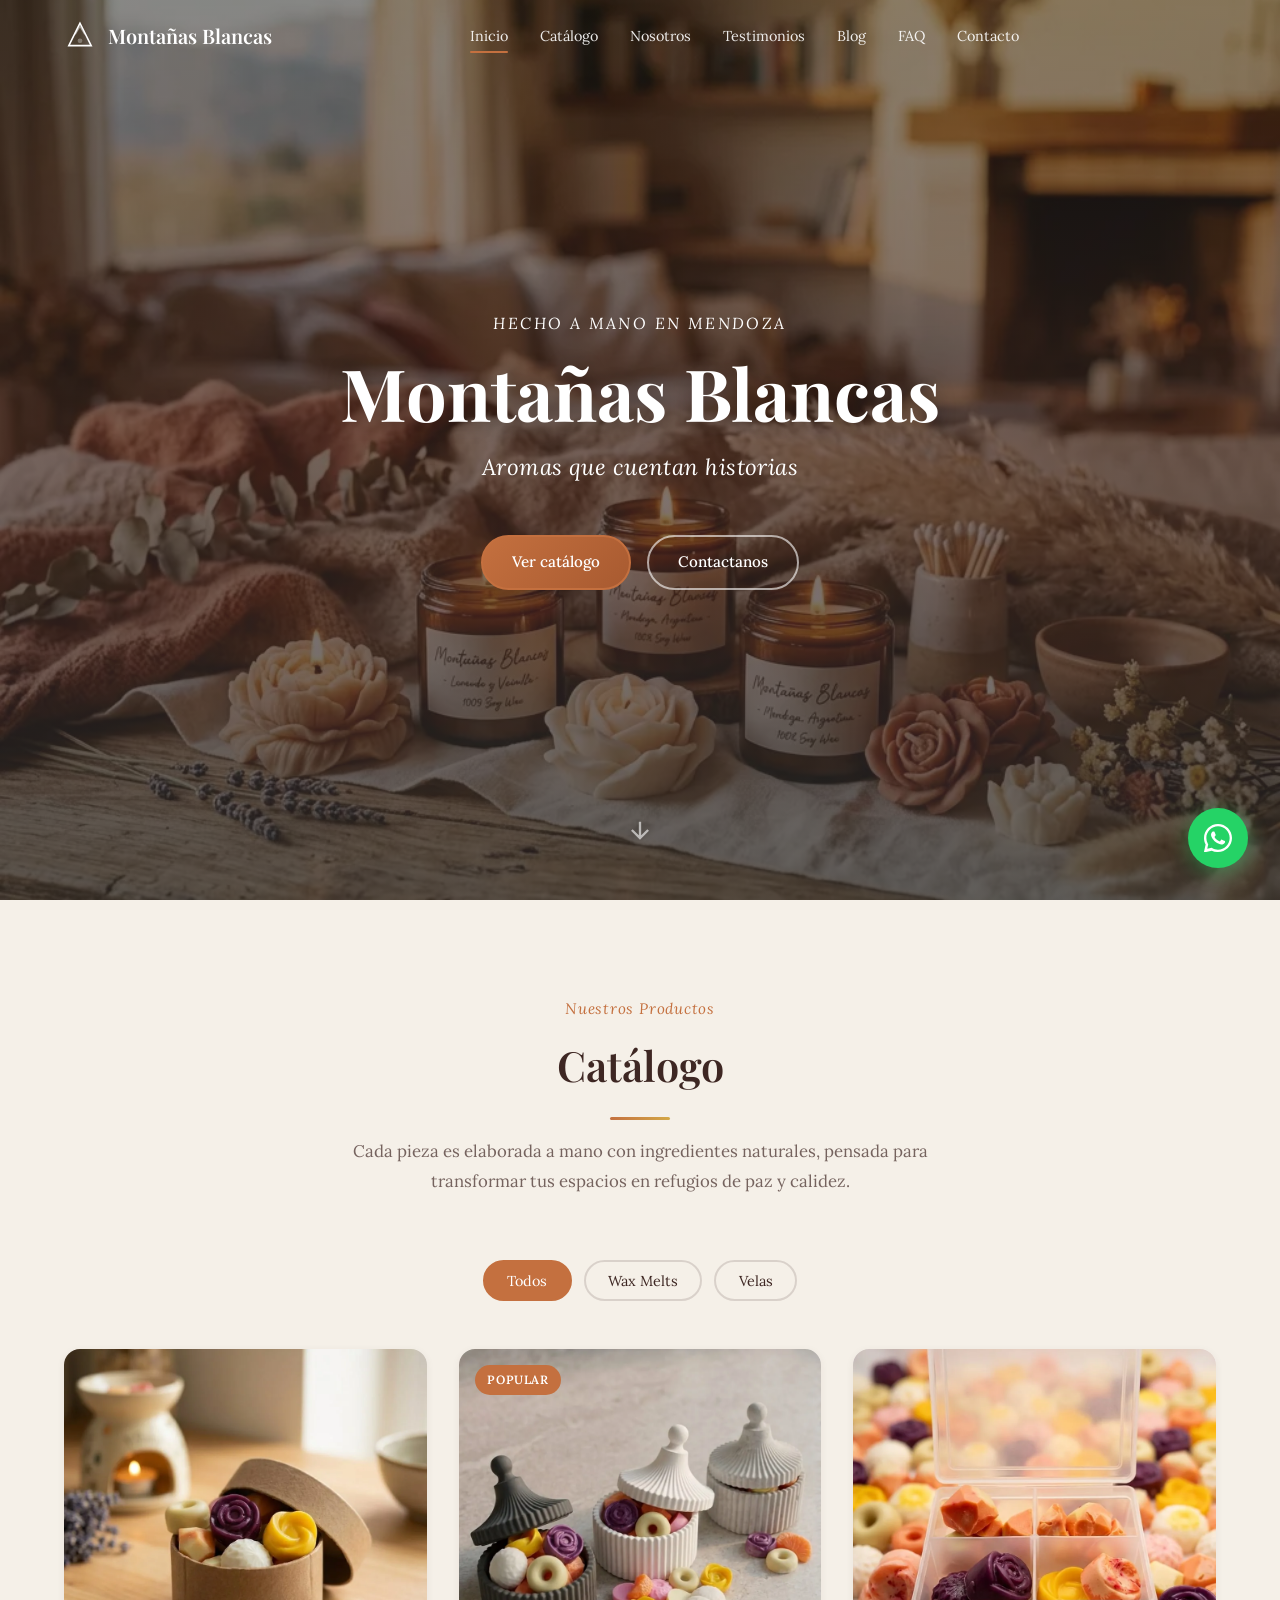
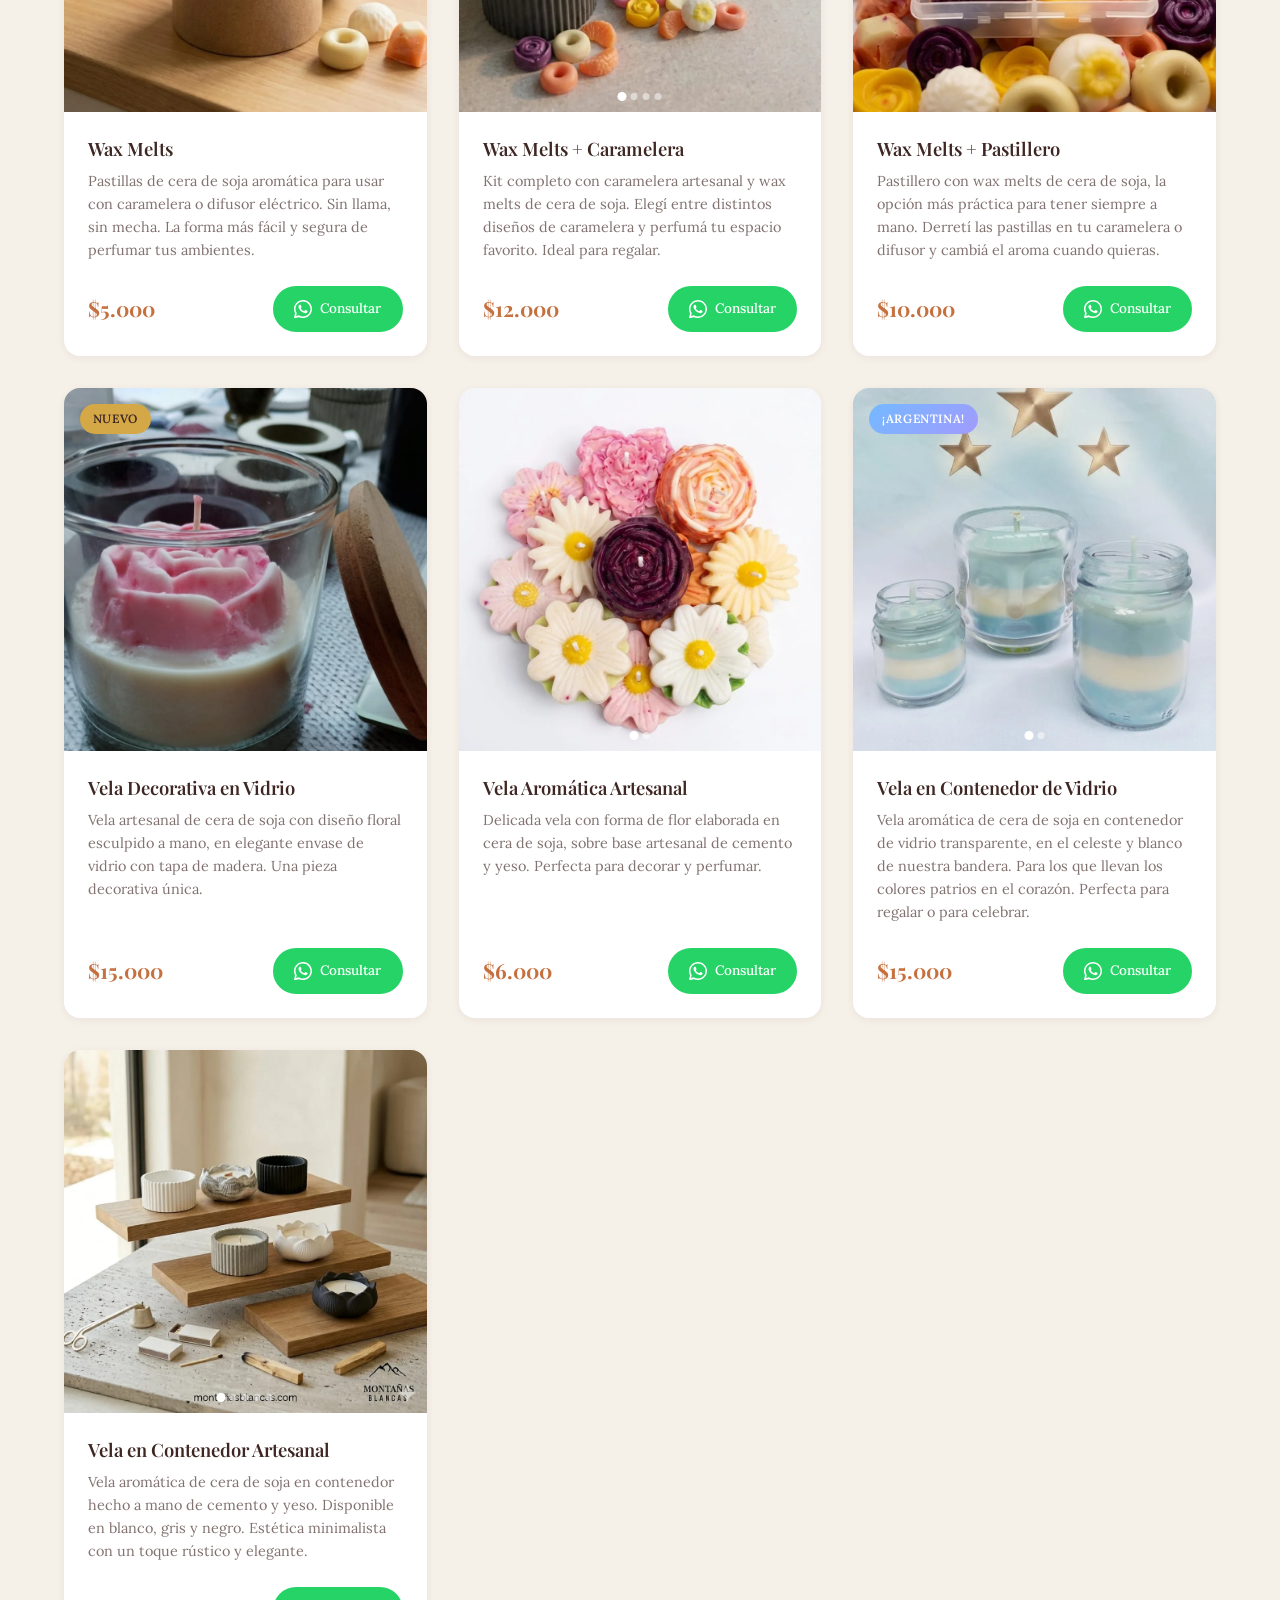
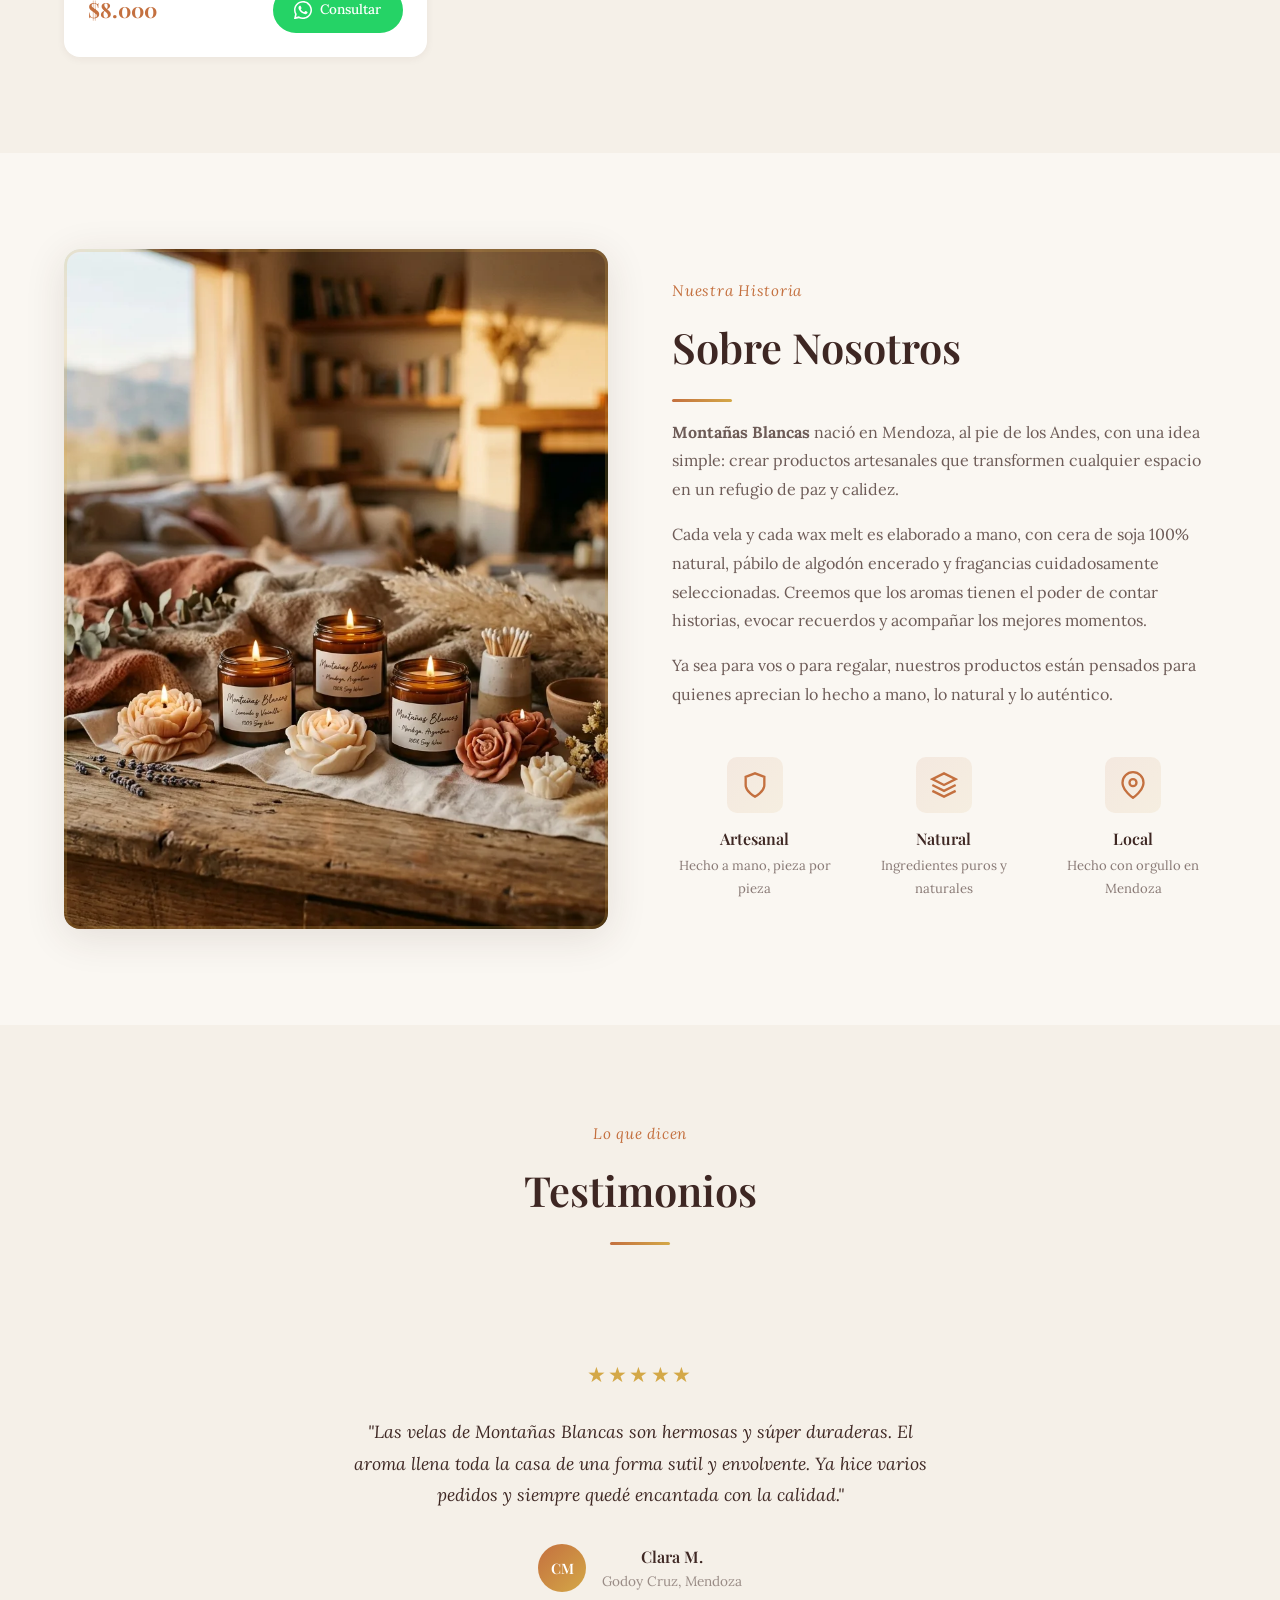
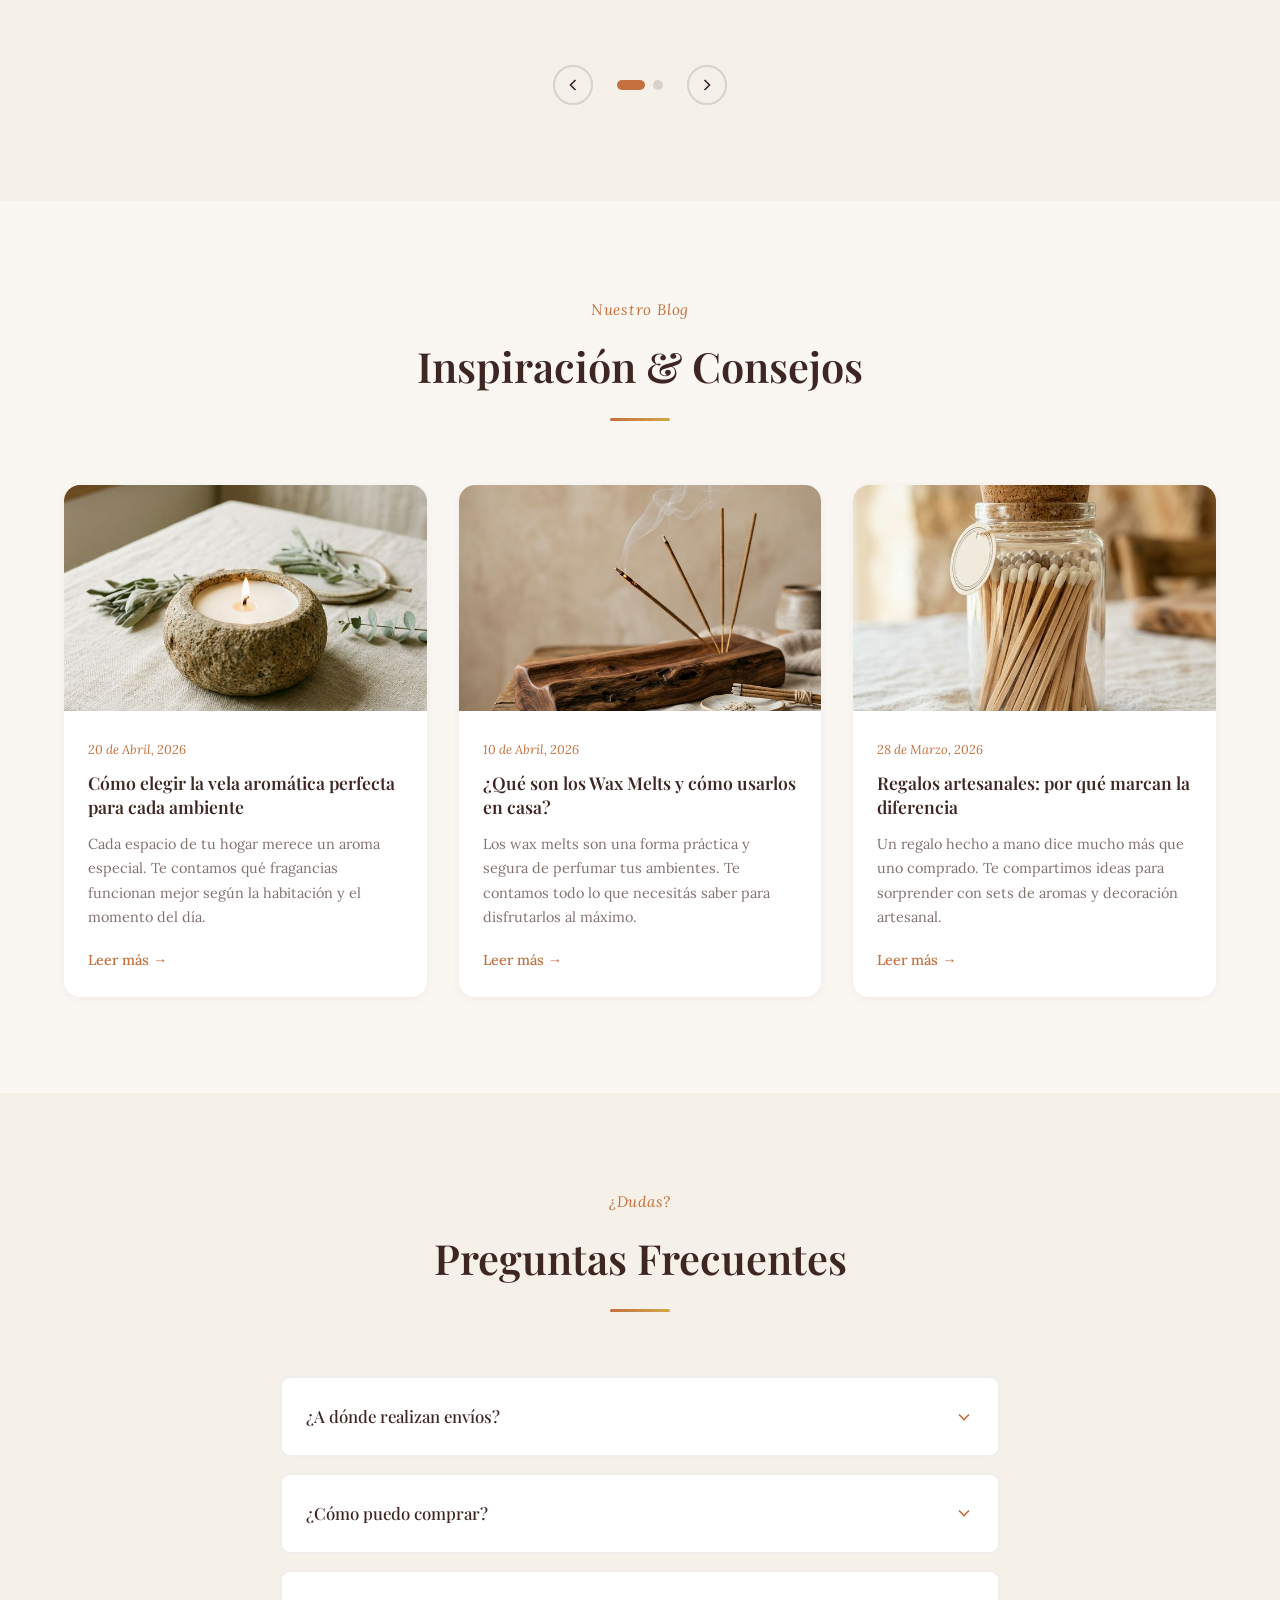
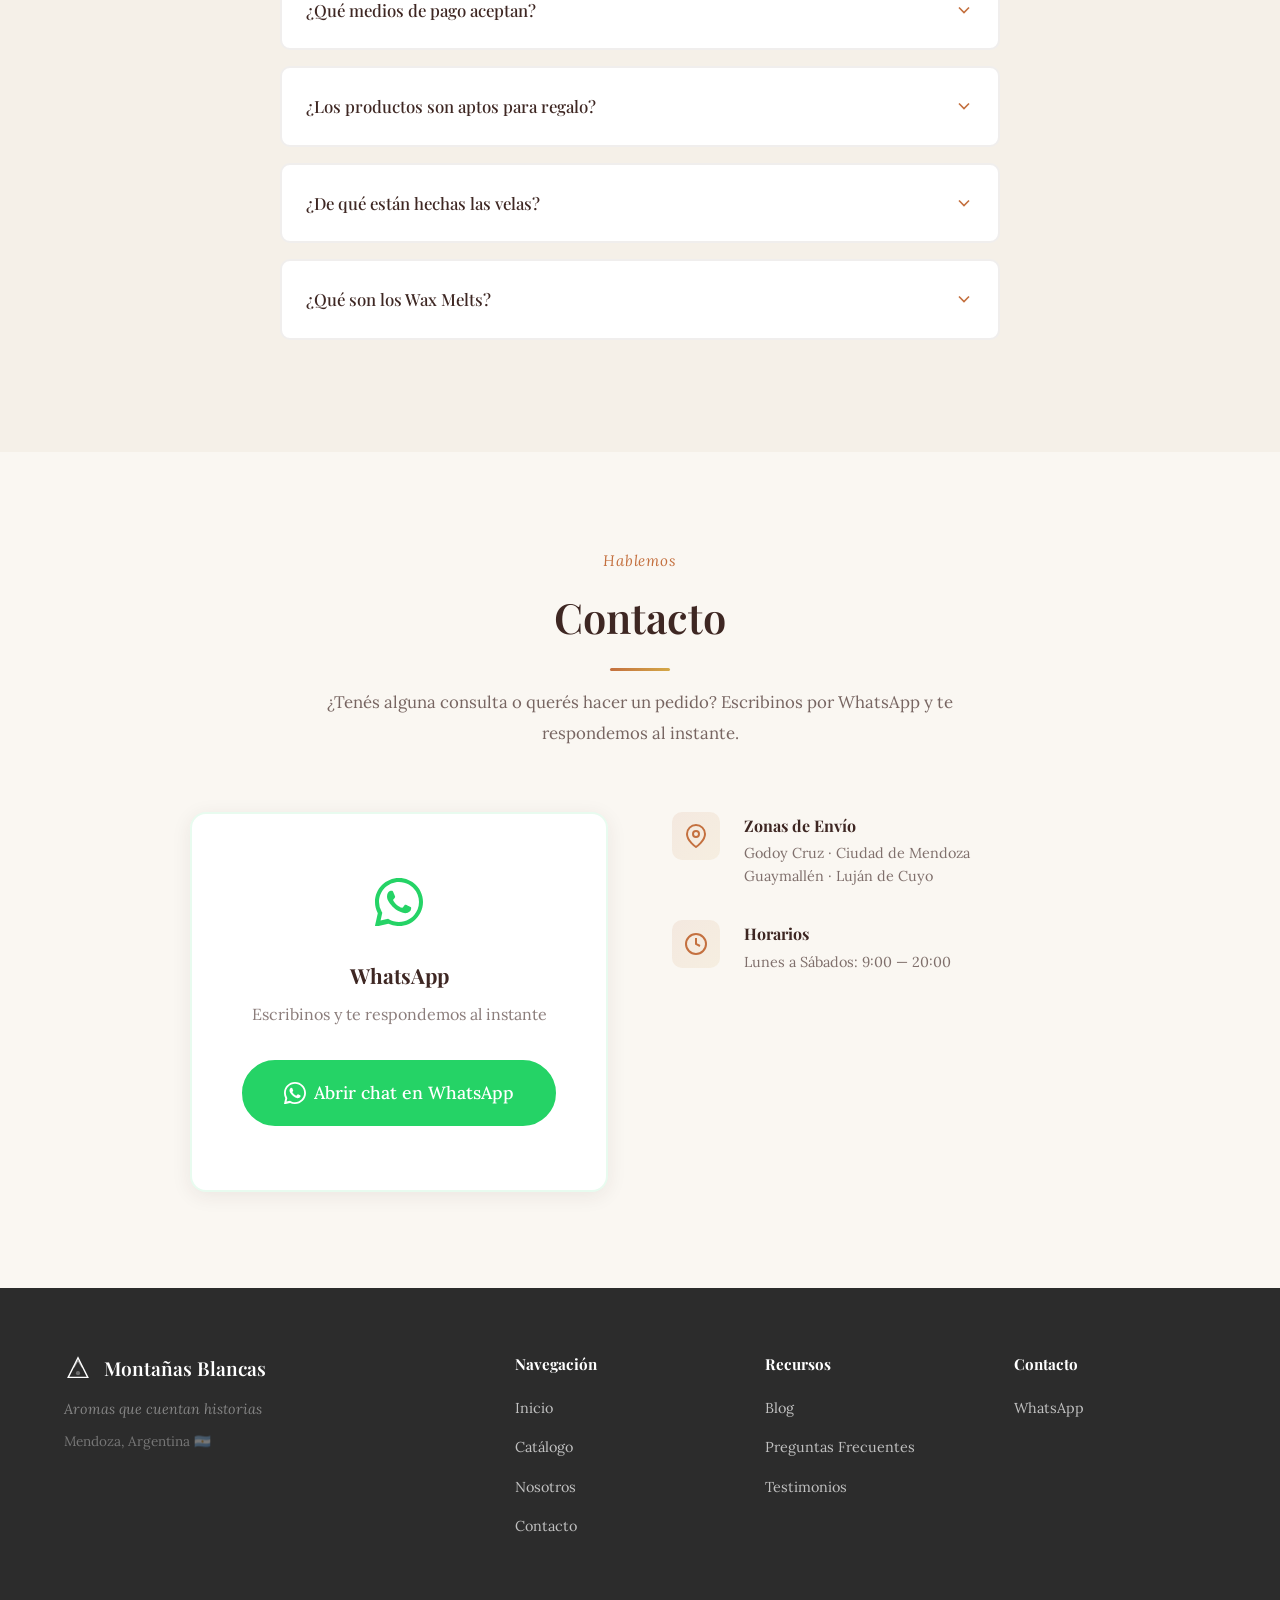
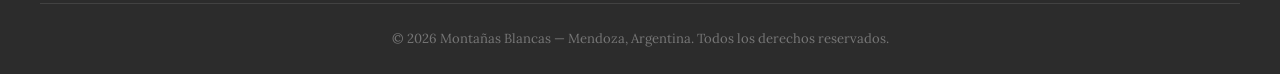
<file: index.html>
<!DOCTYPE html>
<html lang="es-AR">
<head>
  <meta charset="UTF-8" />
  <meta name="viewport" content="width=device-width, initial-scale=1.0" />

  <!-- SEO Primary -->
  <title>Montañas Blancas — Velas Aromáticas & Wax Melts Artesanales | Mendoza</title>
  <meta name="description" content="Velas aromáticas artesanales y wax melts hechos a mano con cera de soja natural. Mendoza, Argentina. Aromas que cuentan historias. Envíos a Gran Mendoza." />
  <meta name="keywords" content="velas aromáticas, velas artesanales, wax melts, cera de soja, velas decorativas, Mendoza, Argentina, regalos, aromaterapia, Montañas Blancas" />
  <meta name="author" content="Montañas Blancas" />
  <meta name="robots" content="index, follow" />
  <link rel="canonical" href="https://www.xn--montaasblancas-unb.com/" />

  <!-- Favicon -->
  <link rel="icon" href="/favicon.svg" type="image/svg+xml" />
  <link rel="apple-touch-icon" href="/favicon.svg" />

  <!-- Open Graph -->
  <meta property="og:type" content="website" />
  <meta property="og:title" content="Montañas Blancas — Velas Aromáticas & Wax Melts Artesanales" />
  <meta property="og:description" content="Velas aromáticas artesanales y wax melts de cera de soja natural. Hechos a mano en Mendoza. Aromas que cuentan historias." />
  <meta property="og:image" content="https://www.xn--montaasblancas-unb.com/images/hero.png" />
  <meta property="og:image:width" content="1200" />
  <meta property="og:image:height" content="630" />
  <meta property="og:url" content="https://www.xn--montaasblancas-unb.com/" />
  <meta property="og:locale" content="es_AR" />
  <meta property="og:site_name" content="Montañas Blancas" />

  <!-- Twitter Card -->
  <meta name="twitter:card" content="summary_large_image" />
  <meta name="twitter:title" content="Montañas Blancas — Velas Aromáticas & Wax Melts Artesanales" />
  <meta name="twitter:description" content="Velas aromáticas artesanales y wax melts de cera de soja natural. Hechos a mano en Mendoza." />
  <meta name="twitter:image" content="https://www.xn--montaasblancas-unb.com/images/hero.png" />

  <!-- Geo -->
  <meta name="geo.region" content="AR-M" />
  <meta name="geo.placename" content="Mendoza" />

  <!-- Fonts: async to avoid render-blocking -->
  <link rel="preconnect" href="https://fonts.googleapis.com" />
  <link rel="preconnect" href="https://fonts.gstatic.com" crossorigin />
  <link rel="preload" href="https://fonts.googleapis.com/css2?family=Playfair+Display:ital,wght@0,400;0,500;0,600;0,700;1,400;1,500&family=Lora:ital,wght@0,400;0,500;0,600;1,400;1,500&display=swap" as="style" onload="this.onload=null;this.rel='stylesheet'" />
  <noscript><link href="https://fonts.googleapis.com/css2?family=Playfair+Display:ital,wght@0,400;0,500;0,600;0,700;1,400;1,500&family=Lora:ital,wght@0,400;0,500;0,600;1,400;1,500&display=swap" rel="stylesheet" /></noscript>

  <!-- Preload LCP hero image -->
  <link rel="preload" as="image" href="images/hero.webp" type="image/webp" />

  <!-- Sitemap discovery -->
  <link rel="sitemap" type="application/xml" href="/sitemap.xml" />

  <!-- Styles -->
  <link rel="stylesheet" href="style.css" />

  <!-- Structured Data: LocalBusiness -->
  <script type="application/ld+json">
  {
    "@context": "https://schema.org",
    "@type": ["LocalBusiness", "Store"],
    "name": "Montañas Blancas",
    "description": "Velas aromáticas artesanales y wax melts de cera de soja natural. Hechos a mano en Mendoza, Argentina.",
    "url": "https://www.xn--montaasblancas-unb.com",
    "image": "https://www.xn--montaasblancas-unb.com/images/hero.png",
    "telephone": "+5492616534503",
    "priceRange": "$$",
    "address": {
      "@type": "PostalAddress",
      "addressLocality": "Mendoza",
      "addressRegion": "Mendoza",
      "addressCountry": "AR"
    },
    "areaServed": [
      { "@type": "City", "name": "Godoy Cruz" },
      { "@type": "City", "name": "Ciudad de Mendoza" },
      { "@type": "City", "name": "Guaymallén" },
      { "@type": "City", "name": "Luján de Cuyo" }
    ],
    "hasOfferCatalog": {
      "@type": "OfferCatalog",
      "name": "Velas y Wax Melts Artesanales",
      "itemListElement": [
        { "@type": "Offer", "itemOffered": { "@type": "Product", "name": "Wax Melts de cera de soja", "description": "Pastillas de cera aromática para hornillo, sin mecha, elaboradas con cera de soja natural" } },
        { "@type": "Offer", "itemOffered": { "@type": "Product", "name": "Vela Aromática Artesanal", "description": "Vela de cera de soja con pábilo de algodón y fragancia natural, hecha a mano en Mendoza" } },
        { "@type": "Offer", "itemOffered": { "@type": "Product", "name": "Vela en Contenedor Artesanal", "description": "Vela artesanal en contenedor de cemento o vidrio, diseño decorativo único" } }
      ]
    },
    "contactPoint": {
      "@type": "ContactPoint",
      "contactType": "customer service",
      "telephone": "+5492616534503",
      "availableLanguage": "Spanish"
    },
    "knowsAbout": ["velas aromáticas artesanales", "wax melts", "cera de soja", "aromaterapia", "decoración del hogar", "regalos artesanales", "velas decorativas Mendoza"]
  }
  </script>

  <!-- Structured Data: FAQPage -->
  <script type="application/ld+json">
  {
    "@context": "https://schema.org",
    "@type": "FAQPage",
    "mainEntity": [
      {
        "@type": "Question",
        "name": "¿A dónde realizan envíos?",
        "acceptedAnswer": {
          "@type": "Answer",
          "text": "Realizamos envíos dentro del Gran Mendoza: Godoy Cruz, Ciudad de Mendoza, Guaymallén y Luján de Cuyo. El costo de envío varía según la zona."
        }
      },
      {
        "@type": "Question",
        "name": "¿Cómo puedo comprar velas artesanales de Montañas Blancas?",
        "acceptedAnswer": {
          "@type": "Answer",
          "text": "Podés hacer tu pedido por WhatsApp. Elegí el producto que te gusta en el catálogo y consultamos disponibilidad y envío directamente."
        }
      },
      {
        "@type": "Question",
        "name": "¿Qué medios de pago aceptan?",
        "acceptedAnswer": {
          "@type": "Answer",
          "text": "Aceptamos MercadoPago, transferencia bancaria y efectivo. Coordinamos todo por WhatsApp."
        }
      },
      {
        "@type": "Question",
        "name": "¿Los productos son aptos para regalo?",
        "acceptedAnswer": {
          "@type": "Answer",
          "text": "Sí. Todos nuestros productos son ideales para regalar. También podemos armar combos personalizados con velas, wax melts y accesorios."
        }
      },
      {
        "@type": "Question",
        "name": "¿De qué están hechas las velas de Montañas Blancas?",
        "acceptedAnswer": {
          "@type": "Answer",
          "text": "Nuestras velas están hechas con cera de soja 100% natural y pábilo de algodón encerado, con fragancias cuidadosamente seleccionadas para ofrecer aromas envolventes y duraderos."
        }
      },
      {
        "@type": "Question",
        "name": "¿Qué son los Wax Melts?",
        "acceptedAnswer": {
          "@type": "Answer",
          "text": "Los wax melts son pequeñas pastillas de cera aromática que se derriten en un hornito o caramelera para liberar su fragancia. No tienen mecha, por lo que son una opción segura y práctica para perfumar ambientes."
        }
      }
    ]
  }
  </script>
  <!-- Google tag (gtag.js) -->
  <script async src="https://www.googletagmanager.com/gtag/js?id=G-03KV3J2B9L"></script>
  <script>
    window.dataLayer = window.dataLayer || [];
    function gtag(){dataLayer.push(arguments);}
    gtag('js', new Date());

    gtag('config', 'G-03KV3J2B9L');
  </script>
  <!-- Meta Pixel Code -->
  <script>
    !function(f,b,e,v,n,t,s)
    {if(f.fbq)return;n=f.fbq=function(){n.callMethod?
    n.callMethod.apply(n,arguments):n.queue.push(arguments)};
    if(!f._fbq)f._fbq=n;n.push=n;n.loaded=!0;n.version='2.0';
    n.queue=[];t=b.createElement(e);t.async=!0;
    t.src=v;s=b.getElementsByTagName(e)[0];
    s.parentNode.insertBefore(t,s)}(window, document,'script',
    'https://connect.facebook.net/en_US/fbevents.js');
    fbq('init', '1706411996933012');
    fbq('track', 'PageView');
    fbq('track', 'ViewContent');
  </script>
  <!-- End Meta Pixel Code -->
</head>
<body>
  <noscript><img height="1" width="1" style="display:none"
    src="https://www.facebook.com/tr?id=1706411996933012&ev=PageView&noscript=1"
  /></noscript>

  <!-- ========== NAVBAR ========== -->
  <header id="navbar" class="navbar" role="banner">
    <div class="navbar__container">
      <a href="#inicio" class="navbar__logo" aria-label="Ir al inicio">
        <svg class="navbar__logo-icon" viewBox="0 0 40 40" fill="none" xmlns="http://www.w3.org/2000/svg" aria-hidden="true">
          <path d="M20 4L6 32h28L20 4z" stroke="currentColor" stroke-width="2" fill="none"/>
          <path d="M14 18L20 8l6 10" stroke="currentColor" stroke-width="1.5" fill="none" opacity="0.5"/>
          <circle cx="20" cy="26" r="3" fill="currentColor" opacity="0.3"/>
        </svg>
        <span class="navbar__brand">Montañas Blancas</span>
      </a>

      <nav class="navbar__nav" id="nav-menu" role="navigation" aria-label="Navegación principal">
        <ul class="navbar__links">
          <li><a href="#inicio" class="navbar__link">Inicio</a></li>
          <li><a href="#catalogo" class="navbar__link">Catálogo</a></li>
          <li><a href="#nosotros" class="navbar__link">Nosotros</a></li>
          <li><a href="#testimonios" class="navbar__link">Testimonios</a></li>
          <li><a href="#blog" class="navbar__link">Blog</a></li>
          <li><a href="#faq" class="navbar__link">FAQ</a></li>
          <li><a href="#contacto" class="navbar__link">Contacto</a></li>
        </ul>
      </nav>

      <div class="navbar__actions">
        <button class="navbar__hamburger" id="hamburger-btn" aria-label="Abrir menú" aria-expanded="false" aria-controls="nav-menu">
          <span class="navbar__hamburger-line"></span>
          <span class="navbar__hamburger-line"></span>
          <span class="navbar__hamburger-line"></span>
        </button>
      </div>
    </div>
  </header>

  <!-- ========== HERO ========== -->
  <section id="inicio" class="hero" role="region" aria-label="Presentación">
    <div class="hero__overlay"></div>
    <div class="hero__content">
      <p class="hero__tagline animate-fade-up">Hecho a mano en Mendoza</p>
      <h1 class="hero__title animate-fade-up animate-delay-1">Montañas Blancas</h1>
      <p class="hero__subtitle animate-fade-up animate-delay-2">Aromas que cuentan historias</p>
      <div class="hero__cta animate-fade-up animate-delay-3">
        <a href="#catalogo" class="btn btn--primary" id="hero-cta">Ver catálogo</a>
        <a href="#contacto" class="btn btn--outline" id="hero-contact">Contactanos</a>
      </div>
    </div>
    <div class="hero__scroll-indicator" aria-hidden="true">
      <svg viewBox="0 0 24 24" fill="none" stroke="currentColor" stroke-width="2" width="28" height="28">
        <path d="M12 5v14M5 12l7 7 7-7"/>
      </svg>
    </div>
  </section>

  <main>
    <!-- ========== CATÁLOGO ========== -->
    <section id="catalogo" class="catalog section" aria-label="Catálogo de productos">
      <div class="container">
        <div class="section__header animate-on-scroll">
          <p class="section__tagline">Nuestros Productos</p>
          <h2 class="section__title">Catálogo</h2>
          <p class="section__description">Cada pieza es elaborada a mano con ingredientes naturales, pensada para transformar tus espacios en refugios de paz y calidez.</p>
        </div>

        <!-- Filtros -->
        <div class="catalog__filters animate-on-scroll" role="tablist" aria-label="Filtrar productos por categoría">
          <button class="catalog__filter active" role="tab" aria-selected="true" data-filter="all" id="filter-all">Todos</button>
          <button class="catalog__filter" role="tab" aria-selected="false" data-filter="waxmelts" id="filter-waxmelts">Wax Melts</button>
          <button class="catalog__filter" role="tab" aria-selected="false" data-filter="velas" id="filter-velas">Velas</button>
        </div>

        <!-- Productos -->
        <div class="catalog__grid" role="tabpanel" id="products-grid">

          <!-- Wax Melts -->
          <article class="product-card animate-on-scroll" data-category="waxmelts" itemscope itemtype="https://schema.org/Product">
            <div class="product-card__image-wrapper">
              <img src="images/waxmelts-caja.webp" alt="Wax Melts aromáticos artesanales de cera de soja en caja cilíndrica" class="product-card__image" loading="lazy" itemprop="image" width="896" height="1190" />
            </div>
            <div class="product-card__body">
              <h3 class="product-card__title" itemprop="name">Wax Melts</h3>
              <p class="product-card__description" itemprop="description">Pastillas de cera de soja aromática para usar con caramelera o difusor eléctrico. Sin llama, sin mecha. La forma más fácil y segura de perfumar tus ambientes.</p>
              <div class="product-card__footer">
                <span class="product-card__price" itemprop="offers" itemscope itemtype="https://schema.org/Offer">
                  <meta itemprop="priceCurrency" content="ARS" />
                  <span itemprop="price" content="5000">$5.000</span>
                </span>
                <a href="https://wa.me/5492616534503?text=Hola!%20Me%20interesan%20los%20Wax%20Melts%20(%245.000)" target="_blank" rel="noopener noreferrer" class="btn btn--whatsapp" id="whatsapp-waxmelts" aria-label="Consultar por WhatsApp sobre Wax Melts">
                  <svg viewBox="0 0 24 24" fill="currentColor" width="18" height="18"><path d="M17.472 14.382c-.297-.149-1.758-.867-2.03-.967-.273-.099-.471-.148-.67.15-.197.297-.767.966-.94 1.164-.173.199-.347.223-.644.075-.297-.15-1.255-.463-2.39-1.475-.883-.788-1.48-1.761-1.653-2.059-.173-.297-.018-.458.13-.606.134-.133.298-.347.446-.52.149-.174.198-.298.298-.497.099-.198.05-.371-.025-.52-.075-.149-.669-1.612-.916-2.207-.242-.579-.487-.5-.669-.51-.173-.008-.371-.01-.57-.01-.198 0-.52.074-.792.372-.272.297-1.04 1.016-1.04 2.479 0 1.462 1.065 2.875 1.213 3.074.149.198 2.096 3.2 5.077 4.487.709.306 1.262.489 1.694.625.712.227 1.36.195 1.871.118.571-.085 1.758-.719 2.006-1.413.248-.694.248-1.289.173-1.413-.074-.124-.272-.198-.57-.347z"/><path d="M12 0C5.373 0 0 5.373 0 12c0 2.025.507 3.932 1.395 5.608L.048 23.64a.5.5 0 00.612.612l5.994-1.33A11.955 11.955 0 0012 24c6.627 0 12-5.373 12-12S18.627 0 12 0zm0 22c-1.85 0-3.59-.508-5.074-1.388l-.364-.216-3.773.838.856-3.812-.236-.376A9.94 9.94 0 012 12C2 6.486 6.486 2 12 2s10 4.486 10 10-4.486 10-10 10z"/></svg>
                  Consultar
                </a>
              </div>
            </div>
          </article>

          <!-- Wax Melts + Caramelera -->
          <article class="product-card animate-on-scroll" data-category="waxmelts" itemscope itemtype="https://schema.org/Product">
            <div class="product-card__image-wrapper">
              <div class="product-card__carousel" data-carousel>
                <img src="images/waxmelts-caramelera-1.webp" alt="Wax Melts aromáticos con caramelera artesanal en forma de carpa" class="product-card__carousel-img active" loading="lazy" itemprop="image" width="896" height="1190" />
                <img src="images/waxmelts-caramelera-2.webp" alt="Wax Melts con caramelera decorativa en forma de flor" class="product-card__carousel-img" loading="lazy" width="896" height="1190" />
                <img src="images/waxmelts-caramelera-3.webp" alt="Caramelera artesanal en forma de carpa para wax melts" class="product-card__carousel-img" loading="lazy" width="896" height="1190" />
                <img src="images/waxmelts-caramelera-4.webp" alt="Caramelera artesanal en forma de flor para wax melts" class="product-card__carousel-img" loading="lazy" width="896" height="1190" />
                <div class="product-card__carousel-dots">
                  <button class="product-card__carousel-dot active" aria-label="Foto 1"></button>
                  <button class="product-card__carousel-dot" aria-label="Foto 2"></button>
                  <button class="product-card__carousel-dot" aria-label="Foto 3"></button>
                  <button class="product-card__carousel-dot" aria-label="Foto 4"></button>
                </div>
              </div>
              <span class="product-card__badge">Popular</span>
            </div>
            <div class="product-card__body">
              <h3 class="product-card__title" itemprop="name">Wax Melts + Caramelera</h3>
              <p class="product-card__description" itemprop="description">Kit completo con caramelera artesanal y wax melts de cera de soja. Elegí entre distintos diseños de caramelera y perfumá tu espacio favorito. Ideal para regalar.</p>
              <div class="product-card__footer">
                <span class="product-card__price" itemprop="offers" itemscope itemtype="https://schema.org/Offer">
                  <meta itemprop="priceCurrency" content="ARS" />
                  <span itemprop="price" content="12000">$12.000</span>
                </span>
                <a href="https://wa.me/5492616534503?text=Hola!%20Me%20interesan%20los%20Wax%20Melts%20%2B%20Caramelera%20(%2412.000)" target="_blank" rel="noopener noreferrer" class="btn btn--whatsapp" id="whatsapp-waxmelts-caramelera" aria-label="Consultar por WhatsApp sobre Wax Melts + Caramelera">
                  <svg viewBox="0 0 24 24" fill="currentColor" width="18" height="18"><path d="M17.472 14.382c-.297-.149-1.758-.867-2.03-.967-.273-.099-.471-.148-.67.15-.197.297-.767.966-.94 1.164-.173.199-.347.223-.644.075-.297-.15-1.255-.463-2.39-1.475-.883-.788-1.48-1.761-1.653-2.059-.173-.297-.018-.458.13-.606.134-.133.298-.347.446-.52.149-.174.198-.298.298-.497.099-.198.05-.371-.025-.52-.075-.149-.669-1.612-.916-2.207-.242-.579-.487-.5-.669-.51-.173-.008-.371-.01-.57-.01-.198 0-.52.074-.792.372-.272.297-1.04 1.016-1.04 2.479 0 1.462 1.065 2.875 1.213 3.074.149.198 2.096 3.2 5.077 4.487.709.306 1.262.489 1.694.625.712.227 1.36.195 1.871.118.571-.085 1.758-.719 2.006-1.413.248-.694.248-1.289.173-1.413-.074-.124-.272-.198-.57-.347z"/><path d="M12 0C5.373 0 0 5.373 0 12c0 2.025.507 3.932 1.395 5.608L.048 23.64a.5.5 0 00.612.612l5.994-1.33A11.955 11.955 0 0012 24c6.627 0 12-5.373 12-12S18.627 0 12 0zm0 22c-1.85 0-3.59-.508-5.074-1.388l-.364-.216-3.773.838.856-3.812-.236-.376A9.94 9.94 0 012 12C2 6.486 6.486 2 12 2s10 4.486 10 10-4.486 10-10 10z"/></svg>
                  Consultar
                </a>
              </div>
            </div>
          </article>

          <!-- Wax Melts + Pastillero -->
          <article class="product-card animate-on-scroll" data-category="waxmelts" itemscope itemtype="https://schema.org/Product">
            <div class="product-card__image-wrapper">
              <img src="images/waxmelts-pastillero.webp" alt="Wax Melts aromáticos en pastillero artesanal de cera de soja" class="product-card__image" loading="lazy" itemprop="image" width="896" height="1190" />
            </div>
            <div class="product-card__body">
              <h3 class="product-card__title" itemprop="name">Wax Melts + Pastillero</h3>
              <p class="product-card__description" itemprop="description">Pastillero con wax melts de cera de soja, la opción más práctica para tener siempre a mano. Derretí las pastillas en tu caramelera o difusor y cambiá el aroma cuando quieras.</p>
              <div class="product-card__footer">
                <span class="product-card__price" itemprop="offers" itemscope itemtype="https://schema.org/Offer">
                  <meta itemprop="priceCurrency" content="ARS" />
                  <span itemprop="price" content="10000">$10.000</span>
                </span>
                <a href="https://wa.me/5492616534503?text=Hola!%20Me%20interesan%20los%20Wax%20Melts%20%2B%20Pastillero%20(%2410.000)" target="_blank" rel="noopener noreferrer" class="btn btn--whatsapp" id="whatsapp-waxmelts-pastillero" aria-label="Consultar por WhatsApp sobre Wax Melts + Pastillero">
                  <svg viewBox="0 0 24 24" fill="currentColor" width="18" height="18"><path d="M17.472 14.382c-.297-.149-1.758-.867-2.03-.967-.273-.099-.471-.148-.67.15-.197.297-.767.966-.94 1.164-.173.199-.347.223-.644.075-.297-.15-1.255-.463-2.39-1.475-.883-.788-1.48-1.761-1.653-2.059-.173-.297-.018-.458.13-.606.134-.133.298-.347.446-.52.149-.174.198-.298.298-.497.099-.198.05-.371-.025-.52-.075-.149-.669-1.612-.916-2.207-.242-.579-.487-.5-.669-.51-.173-.008-.371-.01-.57-.01-.198 0-.52.074-.792.372-.272.297-1.04 1.016-1.04 2.479 0 1.462 1.065 2.875 1.213 3.074.149.198 2.096 3.2 5.077 4.487.709.306 1.262.489 1.694.625.712.227 1.36.195 1.871.118.571-.085 1.758-.719 2.006-1.413.248-.694.248-1.289.173-1.413-.074-.124-.272-.198-.57-.347z"/><path d="M12 0C5.373 0 0 5.373 0 12c0 2.025.507 3.932 1.395 5.608L.048 23.64a.5.5 0 00.612.612l5.994-1.33A11.955 11.955 0 0012 24c6.627 0 12-5.373 12-12S18.627 0 12 0zm0 22c-1.85 0-3.59-.508-5.074-1.388l-.364-.216-3.773.838.856-3.812-.236-.376A9.94 9.94 0 012 12C2 6.486 6.486 2 12 2s10 4.486 10 10-4.486 10-10 10z"/></svg>
                  Consultar
                </a>
              </div>
            </div>
          </article>

          <!-- Vela Decorativa en Vidrio -->
          <article class="product-card animate-on-scroll" data-category="velas" itemscope itemtype="https://schema.org/Product">
            <div class="product-card__image-wrapper">
              <img src="images/vela-decorativa-vidrio.jpeg" alt="Vela decorativa artesanal de cera de soja en envase de vidrio con tapa de madera" class="product-card__image" loading="lazy" itemprop="image" width="900" height="900" />
              <span class="product-card__badge badge--new">Nuevo</span>
            </div>
            <div class="product-card__body">
              <h3 class="product-card__title" itemprop="name">Vela Decorativa en Vidrio</h3>
              <p class="product-card__description" itemprop="description">Vela artesanal de cera de soja con diseño floral esculpido a mano, en elegante envase de vidrio con tapa de madera. Una pieza decorativa única.</p>
              <div class="product-card__footer">
                <span class="product-card__price" itemprop="offers" itemscope itemtype="https://schema.org/Offer">
                  <meta itemprop="priceCurrency" content="ARS" />
                  <span itemprop="price" content="15000">$15.000</span>
                </span>
                <a href="https://wa.me/5492616534503?text=Hola!%20Me%20interesa%20la%20Vela%20Decorativa%20en%20Vidrio%20(%2415.000)" target="_blank" rel="noopener noreferrer" class="btn btn--whatsapp" id="whatsapp-vela-deco" aria-label="Consultar por WhatsApp sobre Vela Decorativa en Vidrio">
                  <svg viewBox="0 0 24 24" fill="currentColor" width="18" height="18"><path d="M17.472 14.382c-.297-.149-1.758-.867-2.03-.967-.273-.099-.471-.148-.67.15-.197.297-.767.966-.94 1.164-.173.199-.347.223-.644.075-.297-.15-1.255-.463-2.39-1.475-.883-.788-1.48-1.761-1.653-2.059-.173-.297-.018-.458.13-.606.134-.133.298-.347.446-.52.149-.174.198-.298.298-.497.099-.198.05-.371-.025-.52-.075-.149-.669-1.612-.916-2.207-.242-.579-.487-.5-.669-.51-.173-.008-.371-.01-.57-.01-.198 0-.52.074-.792.372-.272.297-1.04 1.016-1.04 2.479 0 1.462 1.065 2.875 1.213 3.074.149.198 2.096 3.2 5.077 4.487.709.306 1.262.489 1.694.625.712.227 1.36.195 1.871.118.571-.085 1.758-.719 2.006-1.413.248-.694.248-1.289.173-1.413-.074-.124-.272-.198-.57-.347z"/><path d="M12 0C5.373 0 0 5.373 0 12c0 2.025.507 3.932 1.395 5.608L.048 23.64a.5.5 0 00.612.612l5.994-1.33A11.955 11.955 0 0012 24c6.627 0 12-5.373 12-12S18.627 0 12 0zm0 22c-1.85 0-3.59-.508-5.074-1.388l-.364-.216-3.773.838.856-3.812-.236-.376A9.94 9.94 0 012 12C2 6.486 6.486 2 12 2s10 4.486 10 10-4.486 10-10 10z"/></svg>
                  Consultar
                </a>
              </div>
            </div>
          </article>

          <!-- Vela Aromática Artesanal -->
          <article class="product-card animate-on-scroll" data-category="velas" itemscope itemtype="https://schema.org/Product">
            <div class="product-card__image-wrapper">
              <div class="product-card__carousel" data-carousel>
                <img src="images/vela-aromatica-1.webp" alt="Velas aromáticas artesanales de cera de soja con forma de flor" class="product-card__carousel-img active" loading="lazy" itemprop="image" width="896" height="1190" />
                <img src="images/vela-aromatica-2.webp" alt="Velas aromáticas artesanales de cera de soja separadas" class="product-card__carousel-img" loading="lazy" width="896" height="1190" />
                <div class="product-card__carousel-dots">
                  <button class="product-card__carousel-dot active" aria-label="Foto 1"></button>
                  <button class="product-card__carousel-dot" aria-label="Foto 2"></button>
                </div>
              </div>
            </div>
            <div class="product-card__body">
              <h3 class="product-card__title" itemprop="name">Vela Aromática Artesanal</h3>
              <p class="product-card__description" itemprop="description">Delicada vela con forma de flor elaborada en cera de soja, sobre base artesanal de cemento y yeso. Perfecta para decorar y perfumar.</p>
              <div class="product-card__footer">
                <span class="product-card__price" itemprop="offers" itemscope itemtype="https://schema.org/Offer">
                  <meta itemprop="priceCurrency" content="ARS" />
                  <span itemprop="price" content="6000">$6.000</span>
                </span>
                <a href="https://wa.me/5492616534503?text=Hola!%20Me%20interesa%20la%20Vela%20Arom%C3%A1tica%20Artesanal%20(%246.000)" target="_blank" rel="noopener noreferrer" class="btn btn--whatsapp" id="whatsapp-vela-artesanal" aria-label="Consultar por WhatsApp sobre Vela Aromática Artesanal">
                  <svg viewBox="0 0 24 24" fill="currentColor" width="18" height="18"><path d="M17.472 14.382c-.297-.149-1.758-.867-2.03-.967-.273-.099-.471-.148-.67.15-.197.297-.767.966-.94 1.164-.173.199-.347.223-.644.075-.297-.15-1.255-.463-2.39-1.475-.883-.788-1.48-1.761-1.653-2.059-.173-.297-.018-.458.13-.606.134-.133.298-.347.446-.52.149-.174.198-.298.298-.497.099-.198.05-.371-.025-.52-.075-.149-.669-1.612-.916-2.207-.242-.579-.487-.5-.669-.51-.173-.008-.371-.01-.57-.01-.198 0-.52.074-.792.372-.272.297-1.04 1.016-1.04 2.479 0 1.462 1.065 2.875 1.213 3.074.149.198 2.096 3.2 5.077 4.487.709.306 1.262.489 1.694.625.712.227 1.36.195 1.871.118.571-.085 1.758-.719 2.006-1.413.248-.694.248-1.289.173-1.413-.074-.124-.272-.198-.57-.347z"/><path d="M12 0C5.373 0 0 5.373 0 12c0 2.025.507 3.932 1.395 5.608L.048 23.64a.5.5 0 00.612.612l5.994-1.33A11.955 11.955 0 0012 24c6.627 0 12-5.373 12-12S18.627 0 12 0zm0 22c-1.85 0-3.59-.508-5.074-1.388l-.364-.216-3.773.838.856-3.812-.236-.376A9.94 9.94 0 012 12C2 6.486 6.486 2 12 2s10 4.486 10 10-4.486 10-10 10z"/></svg>
                  Consultar
                </a>
              </div>
            </div>
          </article>

          <!-- Vela en Contenedor de Vidrio -->
          <article class="product-card animate-on-scroll" data-category="velas" itemscope itemtype="https://schema.org/Product">
            <div class="product-card__image-wrapper">
              <div class="product-card__carousel" data-carousel>
                <img src="images/vela-vidrio-1.webp" alt="Velas aromáticas de cera de soja en contenedor de vidrio, colores celeste y blanco de Argentina" class="product-card__carousel-img active" loading="lazy" itemprop="image" width="896" height="1190" />
                <img src="images/vela-vidrio-2.webp" alt="Velas en contenedor de vidrio edición especial Foto Mundial" class="product-card__carousel-img" loading="lazy" width="900" height="900" />
                <div class="product-card__carousel-dots">
                  <button class="product-card__carousel-dot active" aria-label="Foto 1"></button>
                  <button class="product-card__carousel-dot" aria-label="Foto 2"></button>
                </div>
              </div>
              <span class="product-card__badge" style="background: linear-gradient(135deg, #74b9ff, #a29bfe); color: white;">¡Argentina!</span>
            </div>
            <div class="product-card__body">
              <h3 class="product-card__title" itemprop="name">Vela en Contenedor de Vidrio</h3>
              <p class="product-card__description" itemprop="description">Vela aromática de cera de soja en contenedor de vidrio transparente, en el celeste y blanco de nuestra bandera. Para los que llevan los colores patrios en el corazón. Perfecta para regalar o para celebrar.</p>
              <div class="product-card__footer">
                <span class="product-card__price" itemprop="offers" itemscope itemtype="https://schema.org/Offer">
                  <meta itemprop="priceCurrency" content="ARS" />
                  <span itemprop="price" content="15000">$15.000</span>
                </span>
                <a href="https://wa.me/5492616534503?text=Hola!%20Me%20interesa%20la%20Vela%20en%20Contenedor%20de%20Vidrio%20(%2415.000)" target="_blank" rel="noopener noreferrer" class="btn btn--whatsapp" id="whatsapp-vela-vidrio" aria-label="Consultar por WhatsApp sobre Vela en Contenedor de Vidrio">
                  <svg viewBox="0 0 24 24" fill="currentColor" width="18" height="18"><path d="M17.472 14.382c-.297-.149-1.758-.867-2.03-.967-.273-.099-.471-.148-.67.15-.197.297-.767.966-.94 1.164-.173.199-.347.223-.644.075-.297-.15-1.255-.463-2.39-1.475-.883-.788-1.48-1.761-1.653-2.059-.173-.297-.018-.458.13-.606.134-.133.298-.347.446-.52.149-.174.198-.298.298-.497.099-.198.05-.371-.025-.52-.075-.149-.669-1.612-.916-2.207-.242-.579-.487-.5-.669-.51-.173-.008-.371-.01-.57-.01-.198 0-.52.074-.792.372-.272.297-1.04 1.016-1.04 2.479 0 1.462 1.065 2.875 1.213 3.074.149.198 2.096 3.2 5.077 4.487.709.306 1.262.489 1.694.625.712.227 1.36.195 1.871.118.571-.085 1.758-.719 2.006-1.413.248-.694.248-1.289.173-1.413-.074-.124-.272-.198-.57-.347z"/><path d="M12 0C5.373 0 0 5.373 0 12c0 2.025.507 3.932 1.395 5.608L.048 23.64a.5.5 0 00.612.612l5.994-1.33A11.955 11.955 0 0012 24c6.627 0 12-5.373 12-12S18.627 0 12 0zm0 22c-1.85 0-3.59-.508-5.074-1.388l-.364-.216-3.773.838.856-3.812-.236-.376A9.94 9.94 0 012 12C2 6.486 6.486 2 12 2s10 4.486 10 10-4.486 10-10 10z"/></svg>
                  Consultar
                </a>
              </div>
            </div>
          </article>

          <!-- Vela en Contenedor Artesanal -->
          <article class="product-card animate-on-scroll" data-category="velas" itemscope itemtype="https://schema.org/Product">
            <div class="product-card__image-wrapper">
              <div class="product-card__carousel" data-carousel>
                <img src="images/vela-cemento-1.webp" alt="Todos los tipos de velas aromáticas artesanales en contenedor de cemento" class="product-card__carousel-img active" loading="lazy" itemprop="image" width="900" height="900" />
                <img src="images/vela-cemento-2.webp" alt="Varias velas aromáticas en contenedor artesanal de cemento y yeso" class="product-card__carousel-img" loading="lazy" width="386" height="512" />
                <img src="images/vela-cemento-3.webp" alt="Vela aromática en contenedor de cemento blanco" class="product-card__carousel-img" loading="lazy" width="386" height="512" />
                <img src="images/vela-cemento-4.webp" alt="Vela aromática en contenedor de cemento negro" class="product-card__carousel-img" loading="lazy" width="386" height="512" />
                <img src="images/vela-cemento-5.webp" alt="Vela aromática en contenedor de cemento gris" class="product-card__carousel-img" loading="lazy" width="386" height="512" />
                <div class="product-card__carousel-dots">
                  <button class="product-card__carousel-dot active" aria-label="Foto 1"></button>
                  <button class="product-card__carousel-dot" aria-label="Foto 2"></button>
                  <button class="product-card__carousel-dot" aria-label="Foto 3"></button>
                  <button class="product-card__carousel-dot" aria-label="Foto 4"></button>
                  <button class="product-card__carousel-dot" aria-label="Foto 5"></button>
                </div>
              </div>
            </div>
            <div class="product-card__body">
              <h3 class="product-card__title" itemprop="name">Vela en Contenedor Artesanal</h3>
              <p class="product-card__description" itemprop="description">Vela aromática de cera de soja en contenedor hecho a mano de cemento y yeso. Disponible en blanco, gris y negro. Estética minimalista con un toque rústico y elegante.</p>
              <div class="product-card__footer">
                <span class="product-card__price" itemprop="offers" itemscope itemtype="https://schema.org/Offer">
                  <meta itemprop="priceCurrency" content="ARS" />
                  <span itemprop="price" content="8000">$8.000</span>
                </span>
                <a href="https://wa.me/5492616534503?text=Hola!%20Me%20interesa%20la%20Vela%20en%20Contenedor%20Artesanal%20(%248.000)" target="_blank" rel="noopener noreferrer" class="btn btn--whatsapp" id="whatsapp-vela-cemento" aria-label="Consultar por WhatsApp sobre Vela en Contenedor Artesanal">
                  <svg viewBox="0 0 24 24" fill="currentColor" width="18" height="18"><path d="M17.472 14.382c-.297-.149-1.758-.867-2.03-.967-.273-.099-.471-.148-.67.15-.197.297-.767.966-.94 1.164-.173.199-.347.223-.644.075-.297-.15-1.255-.463-2.39-1.475-.883-.788-1.48-1.761-1.653-2.059-.173-.297-.018-.458.13-.606.134-.133.298-.347.446-.52.149-.174.198-.298.298-.497.099-.198.05-.371-.025-.52-.075-.149-.669-1.612-.916-2.207-.242-.579-.487-.5-.669-.51-.173-.008-.371-.01-.57-.01-.198 0-.52.074-.792.372-.272.297-1.04 1.016-1.04 2.479 0 1.462 1.065 2.875 1.213 3.074.149.198 2.096 3.2 5.077 4.487.709.306 1.262.489 1.694.625.712.227 1.36.195 1.871.118.571-.085 1.758-.719 2.006-1.413.248-.694.248-1.289.173-1.413-.074-.124-.272-.198-.57-.347z"/><path d="M12 0C5.373 0 0 5.373 0 12c0 2.025.507 3.932 1.395 5.608L.048 23.64a.5.5 0 00.612.612l5.994-1.33A11.955 11.955 0 0012 24c6.627 0 12-5.373 12-12S18.627 0 12 0zm0 22c-1.85 0-3.59-.508-5.074-1.388l-.364-.216-3.773.838.856-3.812-.236-.376A9.94 9.94 0 012 12C2 6.486 6.486 2 12 2s10 4.486 10 10-4.486 10-10 10z"/></svg>
                  Consultar
                </a>
              </div>
            </div>
          </article>

        </div>
      </div>
    </section>

    <!-- ========== NOSOTROS ========== -->
    <section id="nosotros" class="about section section--alt" aria-label="Sobre nosotros">
      <div class="container about__grid">
        <div class="about__image-wrapper animate-on-scroll">
          <picture>
            <source srcset="images/hero.webp" type="image/webp" />
            <img src="images/hero.png" alt="Velas artesanales de Montañas Blancas, Mendoza" class="about__image" loading="lazy" width="1024" height="1024" />
          </picture>
        </div>
        <div class="about__content animate-on-scroll">
          <p class="section__tagline">Nuestra Historia</p>
          <h2 class="section__title">Sobre Nosotros</h2>
          <p class="about__text">
            <strong>Montañas Blancas</strong> nació en Mendoza, al pie de los Andes, con una idea simple: crear productos artesanales que transformen cualquier espacio en un refugio de paz y calidez.
          </p>
          <p class="about__text">
            Cada vela y cada wax melt es elaborado a mano, con cera de soja 100% natural, pábilo de algodón encerado y fragancias cuidadosamente seleccionadas. Creemos que los aromas tienen el poder de contar historias, evocar recuerdos y acompañar los mejores momentos.
          </p>
          <p class="about__text">
            Ya sea para vos o para regalar, nuestros productos están pensados para quienes aprecian lo hecho a mano, lo natural y lo auténtico.
          </p>
          <div class="about__values">
            <div class="about__value">
              <div class="about__value-icon">
                <svg viewBox="0 0 24 24" fill="none" stroke="currentColor" stroke-width="2" width="28" height="28"><path d="M12 22s8-4 8-10V5l-8-3-8 3v7c0 6 8 10 8 10z"/></svg>
              </div>
              <h3>Artesanal</h3>
              <p>Hecho a mano, pieza por pieza</p>
            </div>
            <div class="about__value">
              <div class="about__value-icon">
                <svg viewBox="0 0 24 24" fill="none" stroke="currentColor" stroke-width="2" width="28" height="28"><path d="M12 2L2 7l10 5 10-5-10-5z"/><path d="M2 17l10 5 10-5"/><path d="M2 12l10 5 10-5"/></svg>
              </div>
              <h3>Natural</h3>
              <p>Ingredientes puros y naturales</p>
            </div>
            <div class="about__value">
              <div class="about__value-icon">
                <svg viewBox="0 0 24 24" fill="none" stroke="currentColor" stroke-width="2" width="28" height="28"><path d="M21 10c0 7-9 13-9 13s-9-6-9-13a9 9 0 0 1 18 0z"/><circle cx="12" cy="10" r="3"/></svg>
              </div>
              <h3>Local</h3>
              <p>Hecho con orgullo en Mendoza</p>
            </div>
          </div>
        </div>
      </div>
    </section>

    <!-- ========== TESTIMONIOS ========== -->
    <section id="testimonios" class="testimonials section" aria-label="Testimonios de clientes">
      <div class="container">
        <div class="section__header animate-on-scroll">
          <p class="section__tagline">Lo que dicen</p>
          <h2 class="section__title">Testimonios</h2>
        </div>
        <div class="testimonials__carousel animate-on-scroll" id="testimonials-carousel">
          <div class="testimonials__track">

            <article class="testimonial-card">
              <div class="testimonial-card__stars" aria-label="5 de 5 estrellas">&#9733;&#9733;&#9733;&#9733;&#9733;</div>
              <blockquote class="testimonial-card__text">
                "Las velas de Montañas Blancas son hermosas y súper duraderas. El aroma llena toda la casa de una forma sutil y envolvente. Ya hice varios pedidos y siempre quedé encantada con la calidad."
              </blockquote>
              <div class="testimonial-card__author">
                <div class="testimonial-card__avatar">CM</div>
                <div>
                  <p class="testimonial-card__name">Clara M.</p>
                  <p class="testimonial-card__location">Godoy Cruz, Mendoza</p>
                </div>
              </div>
            </article>

            <article class="testimonial-card">
              <div class="testimonial-card__stars" aria-label="5 de 5 estrellas">&#9733;&#9733;&#9733;&#9733;&#9733;</div>
              <blockquote class="testimonial-card__text">
                "Compré una vela decorativa para regalar y fue un éxito total. La presentación es preciosa, se nota el trabajo artesanal y los aromas son increíbles. 100% recomendable para cualquier ocasión."
              </blockquote>
              <div class="testimonial-card__author">
                <div class="testimonial-card__avatar">LD</div>
                <div>
                  <p class="testimonial-card__name">Laura D.</p>
                  <p class="testimonial-card__location">Ciudad de Mendoza</p>
                </div>
              </div>
            </article>

          </div>
          <div class="testimonials__controls">
            <button class="testimonials__btn testimonials__btn--prev" id="testimonials-prev" aria-label="Testimonio anterior">
              <svg viewBox="0 0 24 24" fill="none" stroke="currentColor" stroke-width="2" width="20" height="20"><path d="M15 18l-6-6 6-6"/></svg>
            </button>
            <div class="testimonials__dots" id="testimonials-dots"></div>
            <button class="testimonials__btn testimonials__btn--next" id="testimonials-next" aria-label="Siguiente testimonio">
              <svg viewBox="0 0 24 24" fill="none" stroke="currentColor" stroke-width="2" width="20" height="20"><path d="M9 18l6-6-6-6"/></svg>
            </button>
          </div>
        </div>
      </div>
    </section>

    <!-- ========== BLOG ========== -->
    <section id="blog" class="blog section section--alt" aria-label="Blog">
      <div class="container">
        <div class="section__header animate-on-scroll">
          <p class="section__tagline">Nuestro Blog</p>
          <h2 class="section__title">Inspiración & Consejos</h2>
        </div>
        <div class="blog__grid animate-on-scroll">

          <article class="blog-card">
            <div class="blog-card__image-wrapper">
              <img src="images/vela-portavela-2.png" alt="Portavela artesanal con vela aromática encendida" class="blog-card__image" loading="lazy" width="640" height="640" />
            </div>
            <div class="blog-card__body">
              <time class="blog-card__date" datetime="2026-04-20">20 de Abril, 2026</time>
              <h3 class="blog-card__title"><a href="blog/como-elegir-la-vela-aromatica-perfecta.html">Cómo elegir la vela aromática perfecta para cada ambiente</a></h3>
              <p class="blog-card__excerpt">Cada espacio de tu hogar merece un aroma especial. Te contamos qué fragancias funcionan mejor según la habitación y el momento del día.</p>
              <a href="blog/como-elegir-la-vela-aromatica-perfecta.html" class="blog-card__link">Leer más →</a>
            </div>
          </article>

          <article class="blog-card">
            <div class="blog-card__image-wrapper">
              <img src="images/incienso-porta-1.png" alt="Porta incienso artesanal para aromatizar el hogar" class="blog-card__image" loading="lazy" width="640" height="640" />
            </div>
            <div class="blog-card__body">
              <time class="blog-card__date" datetime="2026-04-10">10 de Abril, 2026</time>
              <h3 class="blog-card__title"><a href="blog/que-son-los-wax-melts-y-como-usarlos.html">¿Qué son los Wax Melts y cómo usarlos en casa?</a></h3>
              <p class="blog-card__excerpt">Los wax melts son una forma práctica y segura de perfumar tus ambientes. Te contamos todo lo que necesitás saber para disfrutarlos al máximo.</p>
              <a href="blog/que-son-los-wax-melts-y-como-usarlos.html" class="blog-card__link">Leer más →</a>
            </div>
          </article>

          <article class="blog-card">
            <div class="blog-card__image-wrapper">
              <img src="images/fosforos.png" alt="Fósforos artesanales junto a velas aromáticas" class="blog-card__image" loading="lazy" width="640" height="640" />
            </div>
            <div class="blog-card__body">
              <time class="blog-card__date" datetime="2026-03-28">28 de Marzo, 2026</time>
              <h3 class="blog-card__title"><a href="blog/regalos-artesanales-por-que-marcan-la-diferencia.html">Regalos artesanales: por qué marcan la diferencia</a></h3>
              <p class="blog-card__excerpt">Un regalo hecho a mano dice mucho más que uno comprado. Te compartimos ideas para sorprender con sets de aromas y decoración artesanal.</p>
              <a href="blog/regalos-artesanales-por-que-marcan-la-diferencia.html" class="blog-card__link">Leer más →</a>
            </div>
          </article>

        </div>
      </div>
    </section>

    <!-- ========== FAQ ========== -->
    <section id="faq" class="faq section" aria-label="Preguntas frecuentes">
      <div class="container">
        <div class="section__header animate-on-scroll">
          <p class="section__tagline">¿Dudas?</p>
          <h2 class="section__title">Preguntas Frecuentes</h2>
        </div>
        <div class="faq__list animate-on-scroll" id="faq-list">

          <details class="faq__item">
            <summary class="faq__question">
              <span>¿A dónde realizan envíos?</span>
              <svg class="faq__chevron" viewBox="0 0 24 24" fill="none" stroke="currentColor" stroke-width="2" width="20" height="20"><path d="M6 9l6 6 6-6"/></svg>
            </summary>
            <div class="faq__answer">
              <p>Realizamos envíos dentro del <strong>Gran Mendoza</strong>: Godoy Cruz, Ciudad de Mendoza, Guaymallén y Luján de Cuyo. El costo de envío varía según la zona. Consultanos por WhatsApp para más detalles.</p>
            </div>
          </details>

          <details class="faq__item">
            <summary class="faq__question">
              <span>¿Cómo puedo comprar?</span>
              <svg class="faq__chevron" viewBox="0 0 24 24" fill="none" stroke="currentColor" stroke-width="2" width="20" height="20"><path d="M6 9l6 6 6-6"/></svg>
            </summary>
            <div class="faq__answer">
              <p>Podés hacer tu pedido por WhatsApp. Solo elegí el producto que te gusta y tocá el botón "Consultar" en la ficha del producto. Te responderemos lo antes posible con toda la info sobre disponibilidad y envío.</p>
            </div>
          </details>

          <details class="faq__item">
            <summary class="faq__question">
              <span>¿Qué medios de pago aceptan?</span>
              <svg class="faq__chevron" viewBox="0 0 24 24" fill="none" stroke="currentColor" stroke-width="2" width="20" height="20"><path d="M6 9l6 6 6-6"/></svg>
            </summary>
            <div class="faq__answer">
              <p>Aceptamos <strong>MercadoPago</strong>, transferencia bancaria y efectivo. Coordinamos todo por WhatsApp y podemos pasarte nuestro alias para que pagues cómodamente.</p>
            </div>
          </details>

          <details class="faq__item">
            <summary class="faq__question">
              <span>¿Los productos son aptos para regalo?</span>
              <svg class="faq__chevron" viewBox="0 0 24 24" fill="none" stroke="currentColor" stroke-width="2" width="20" height="20"><path d="M6 9l6 6 6-6"/></svg>
            </summary>
            <div class="faq__answer">
              <p>¡Sí! Todos nuestros productos son ideales para regalar. También podemos armar combos personalizados. Escribinos por WhatsApp y te asesoramos.</p>
            </div>
          </details>

          <details class="faq__item">
            <summary class="faq__question">
              <span>¿De qué están hechas las velas?</span>
              <svg class="faq__chevron" viewBox="0 0 24 24" fill="none" stroke="currentColor" stroke-width="2" width="20" height="20"><path d="M6 9l6 6 6-6"/></svg>
            </summary>
            <div class="faq__answer">
              <p>Nuestras velas están hechas con <strong>cera de soja 100% natural</strong> y <strong>pábilo de algodón encerado</strong>, con fragancias cuidadosamente seleccionadas para ofrecer aromas envolventes y duraderos.</p>
            </div>
          </details>

          <details class="faq__item">
            <summary class="faq__question">
              <span>¿Qué son los Wax Melts?</span>
              <svg class="faq__chevron" viewBox="0 0 24 24" fill="none" stroke="currentColor" stroke-width="2" width="20" height="20"><path d="M6 9l6 6 6-6"/></svg>
            </summary>
            <div class="faq__answer">
              <p>Los wax melts son pequeñas pastillas de cera aromática que se derriten en un hornito o caramelera para liberar su fragancia. No tienen mecha, por lo que son una opción segura y práctica para perfumar tus ambientes.</p>
            </div>
          </details>

        </div>
      </div>
    </section>

    <!-- ========== CONTACTO ========== -->
    <section id="contacto" class="contact section section--alt" aria-label="Contacto">
      <div class="container">
        <div class="section__header animate-on-scroll">
          <p class="section__tagline">Hablemos</p>
          <h2 class="section__title">Contacto</h2>
          <p class="section__description">¿Tenés alguna consulta o querés hacer un pedido? Escribinos por WhatsApp y te respondemos al instante.</p>
        </div>

        <div class="contact__grid animate-on-scroll">

          <div class="contact__whatsapp-card">
            <div class="contact__whatsapp-icon">
              <svg viewBox="0 0 24 24" fill="currentColor" width="48" height="48"><path d="M17.472 14.382c-.297-.149-1.758-.867-2.03-.967-.273-.099-.471-.148-.67.15-.197.297-.767.966-.94 1.164-.173.199-.347.223-.644.075-.297-.15-1.255-.463-2.39-1.475-.883-.788-1.48-1.761-1.653-2.059-.173-.297-.018-.458.13-.606.134-.133.298-.347.446-.52.149-.174.198-.298.298-.497.099-.198.05-.371-.025-.52-.075-.149-.669-1.612-.916-2.207-.242-.579-.487-.5-.669-.51-.173-.008-.371-.01-.57-.01-.198 0-.52.074-.792.372-.272.297-1.04 1.016-1.04 2.479 0 1.462 1.065 2.875 1.213 3.074.149.198 2.096 3.2 5.077 4.487.709.306 1.262.489 1.694.625.712.227 1.36.195 1.871.118.571-.085 1.758-.719 2.006-1.413.248-.694.248-1.289.173-1.413-.074-.124-.272-.198-.57-.347z"/><path d="M12 0C5.373 0 0 5.373 0 12c0 2.025.507 3.932 1.395 5.608L.048 23.64a.5.5 0 00.612.612l5.994-1.33A11.955 11.955 0 0012 24c6.627 0 12-5.373 12-12S18.627 0 12 0zm0 22c-1.85 0-3.59-.508-5.074-1.388l-.364-.216-3.773.838.856-3.812-.236-.376A9.94 9.94 0 012 12C2 6.486 6.486 2 12 2s10 4.486 10 10-4.486 10-10 10z"/></svg>
            </div>
            <h3>WhatsApp</h3>
            <p>Escribinos y te respondemos al instante</p>
            <a href="https://wa.me/5492616534503?text=Hola!%20Quiero%20consultar%20sobre%20los%20productos%20de%20Monta%C3%B1as%20Blancas" target="_blank" rel="noopener noreferrer" class="btn btn--whatsapp btn--large" id="contact-whatsapp">
              <svg viewBox="0 0 24 24" fill="currentColor" width="22" height="22"><path d="M17.472 14.382c-.297-.149-1.758-.867-2.03-.967-.273-.099-.471-.148-.67.15-.197.297-.767.966-.94 1.164-.173.199-.347.223-.644.075-.297-.15-1.255-.463-2.39-1.475-.883-.788-1.48-1.761-1.653-2.059-.173-.297-.018-.458.13-.606.134-.133.298-.347.446-.52.149-.174.198-.298.298-.497.099-.198.05-.371-.025-.52-.075-.149-.669-1.612-.916-2.207-.242-.579-.487-.5-.669-.51-.173-.008-.371-.01-.57-.01-.198 0-.52.074-.792.372-.272.297-1.04 1.016-1.04 2.479 0 1.462 1.065 2.875 1.213 3.074.149.198 2.096 3.2 5.077 4.487.709.306 1.262.489 1.694.625.712.227 1.36.195 1.871.118.571-.085 1.758-.719 2.006-1.413.248-.694.248-1.289.173-1.413-.074-.124-.272-.198-.57-.347z"/><path d="M12 0C5.373 0 0 5.373 0 12c0 2.025.507 3.932 1.395 5.608L.048 23.64a.5.5 0 00.612.612l5.994-1.33A11.955 11.955 0 0012 24c6.627 0 12-5.373 12-12S18.627 0 12 0zm0 22c-1.85 0-3.59-.508-5.074-1.388l-.364-.216-3.773.838.856-3.812-.236-.376A9.94 9.94 0 012 12C2 6.486 6.486 2 12 2s10 4.486 10 10-4.486 10-10 10z"/></svg>
              Abrir chat en WhatsApp
            </a>
          </div>

          <div class="contact__info">
            <div class="contact__info-item">
              <div class="contact__info-icon">
                <svg viewBox="0 0 24 24" fill="none" stroke="currentColor" stroke-width="2" width="24" height="24"><path d="M21 10c0 7-9 13-9 13s-9-6-9-13a9 9 0 0 1 18 0z"/><circle cx="12" cy="10" r="3"/></svg>
              </div>
              <div>
                <h4>Zonas de Envío</h4>
                <p>Godoy Cruz · Ciudad de Mendoza<br>Guaymallén · Luján de Cuyo</p>
              </div>
            </div>
            <div class="contact__info-item">
              <div class="contact__info-icon">
                <svg viewBox="0 0 24 24" fill="none" stroke="currentColor" stroke-width="2" width="24" height="24"><circle cx="12" cy="12" r="10"/><polyline points="12 6 12 12 16 14"/></svg>
              </div>
              <div>
                <h4>Horarios</h4>
                <p>Lunes a Sábados: 9:00 — 20:00</p>
              </div>
            </div>
          </div>

        </div>
      </div>
    </section>
  </main>

  <!-- ========== FOOTER ========== -->
  <footer class="footer" role="contentinfo">
    <div class="container footer__grid">
      <div class="footer__brand">
        <div class="footer__logo">
          <svg class="navbar__logo-icon" viewBox="0 0 40 40" fill="none" xmlns="http://www.w3.org/2000/svg" aria-hidden="true">
            <path d="M20 4L6 32h28L20 4z" stroke="currentColor" stroke-width="2" fill="none"/>
            <path d="M14 18L20 8l6 10" stroke="currentColor" stroke-width="1.5" fill="none" opacity="0.5"/>
            <circle cx="20" cy="26" r="3" fill="currentColor" opacity="0.3"/>
          </svg>
          <span>Montañas Blancas</span>
        </div>
        <p class="footer__tagline">Aromas que cuentan historias</p>
        <p class="footer__location">Mendoza, Argentina 🇦🇷</p>
      </div>
      <div class="footer__links">
        <h4>Navegación</h4>
        <ul>
          <li><a href="#inicio">Inicio</a></li>
          <li><a href="#catalogo">Catálogo</a></li>
          <li><a href="#nosotros">Nosotros</a></li>
          <li><a href="#contacto">Contacto</a></li>
        </ul>
      </div>
      <div class="footer__links">
        <h4>Recursos</h4>
        <ul>
          <li><a href="#blog">Blog</a></li>
          <li><a href="#faq">Preguntas Frecuentes</a></li>
          <li><a href="#testimonios">Testimonios</a></li>
        </ul>
      </div>
      <div class="footer__links">
        <h4>Contacto</h4>
        <ul>
          <li>
            <a href="https://wa.me/5492616534503" target="_blank" rel="noopener noreferrer">WhatsApp</a>
          </li>
        </ul>
      </div>
    </div>
    <div class="footer__bottom">
      <p>&copy; 2026 Montañas Blancas — Mendoza, Argentina. Todos los derechos reservados.</p>
    </div>
  </footer>

  <!-- Back to Top Button -->
  <button class="back-to-top" id="back-to-top" aria-label="Volver al inicio">
    <svg viewBox="0 0 24 24" fill="none" stroke="currentColor" stroke-width="2.5" width="20" height="20">
      <path d="M12 19V5M5 12l7-7 7 7"/>
    </svg>
  </button>

  <!-- WhatsApp Floating Button -->
  <a href="https://wa.me/5492616534503?text=Hola!%20Quiero%20consultar%20sobre%20los%20productos%20de%20Monta%C3%B1as%20Blancas" target="_blank" rel="noopener noreferrer" class="whatsapp-float" id="whatsapp-float" aria-label="Contactar por WhatsApp">
    <svg viewBox="0 0 24 24" fill="currentColor" width="28" height="28"><path d="M17.472 14.382c-.297-.149-1.758-.867-2.03-.967-.273-.099-.471-.148-.67.15-.197.297-.767.966-.94 1.164-.173.199-.347.223-.644.075-.297-.15-1.255-.463-2.39-1.475-.883-.788-1.48-1.761-1.653-2.059-.173-.297-.018-.458.13-.606.134-.133.298-.347.446-.52.149-.174.198-.298.298-.497.099-.198.05-.371-.025-.52-.075-.149-.669-1.612-.916-2.207-.242-.579-.487-.5-.669-.51-.173-.008-.371-.01-.57-.01-.198 0-.52.074-.792.372-.272.297-1.04 1.016-1.04 2.479 0 1.462 1.065 2.875 1.213 3.074.149.198 2.096 3.2 5.077 4.487.709.306 1.262.489 1.694.625.712.227 1.36.195 1.871.118.571-.085 1.758-.719 2.006-1.413.248-.694.248-1.289.173-1.413-.074-.124-.272-.198-.57-.347z"/><path d="M12 0C5.373 0 0 5.373 0 12c0 2.025.507 3.932 1.395 5.608L.048 23.64a.5.5 0 00.612.612l5.994-1.33A11.955 11.955 0 0012 24c6.627 0 12-5.373 12-12S18.627 0 12 0zm0 22c-1.85 0-3.59-.508-5.074-1.388l-.364-.216-3.773.838.856-3.812-.236-.376A9.94 9.94 0 012 12C2 6.486 6.486 2 12 2s10 4.486 10 10-4.486 10-10 10z"/></svg>
  </a>

  <script src="main.js"></script>
  <!-- Meta Pixel WhatsApp Tracking -->
  <script>
    document.addEventListener('DOMContentLoaded', function() {
      var waLinks = document.querySelectorAll('a[href*="wa.me"]');
      waLinks.forEach(function(link) {
        link.addEventListener('click', function() {
          if (typeof fbq === 'function') {
            fbq('track', 'Contact');
          }
        });
      });
    });
  </script>
</body>
</html>
</file>
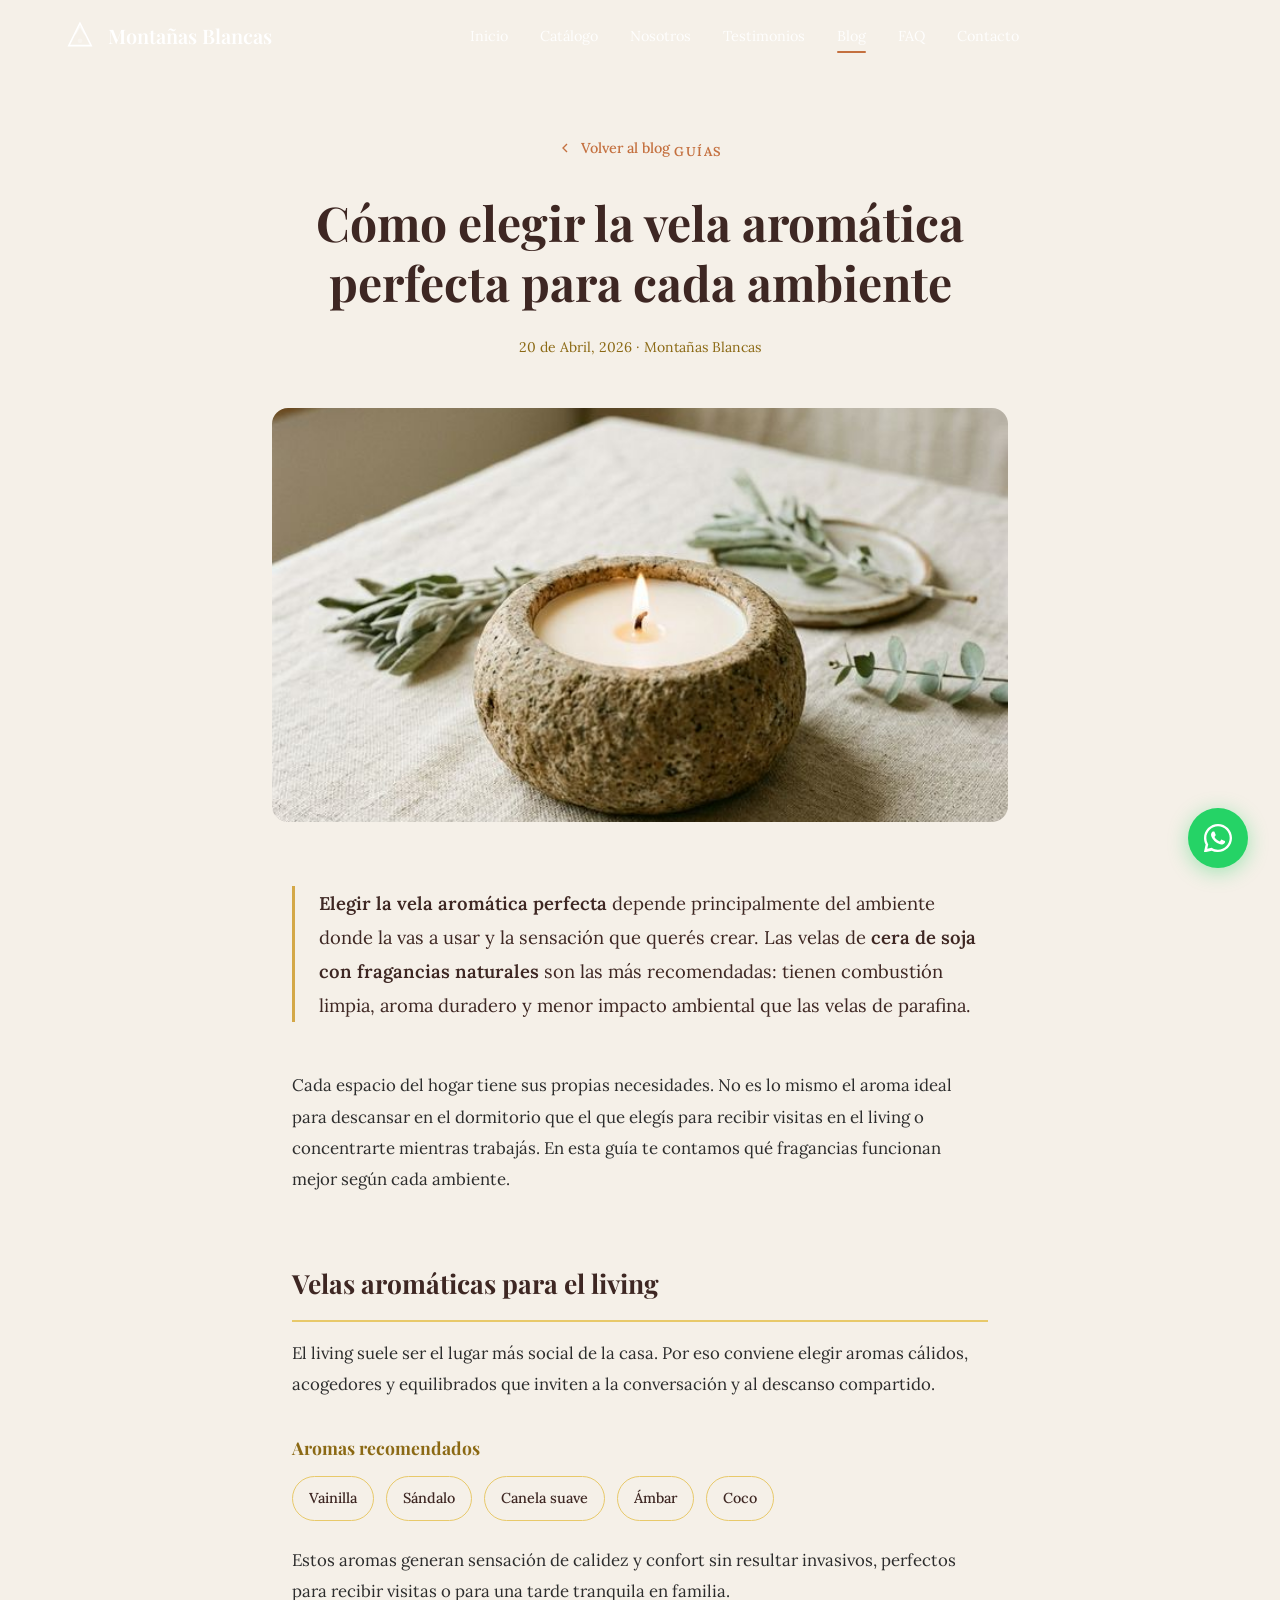
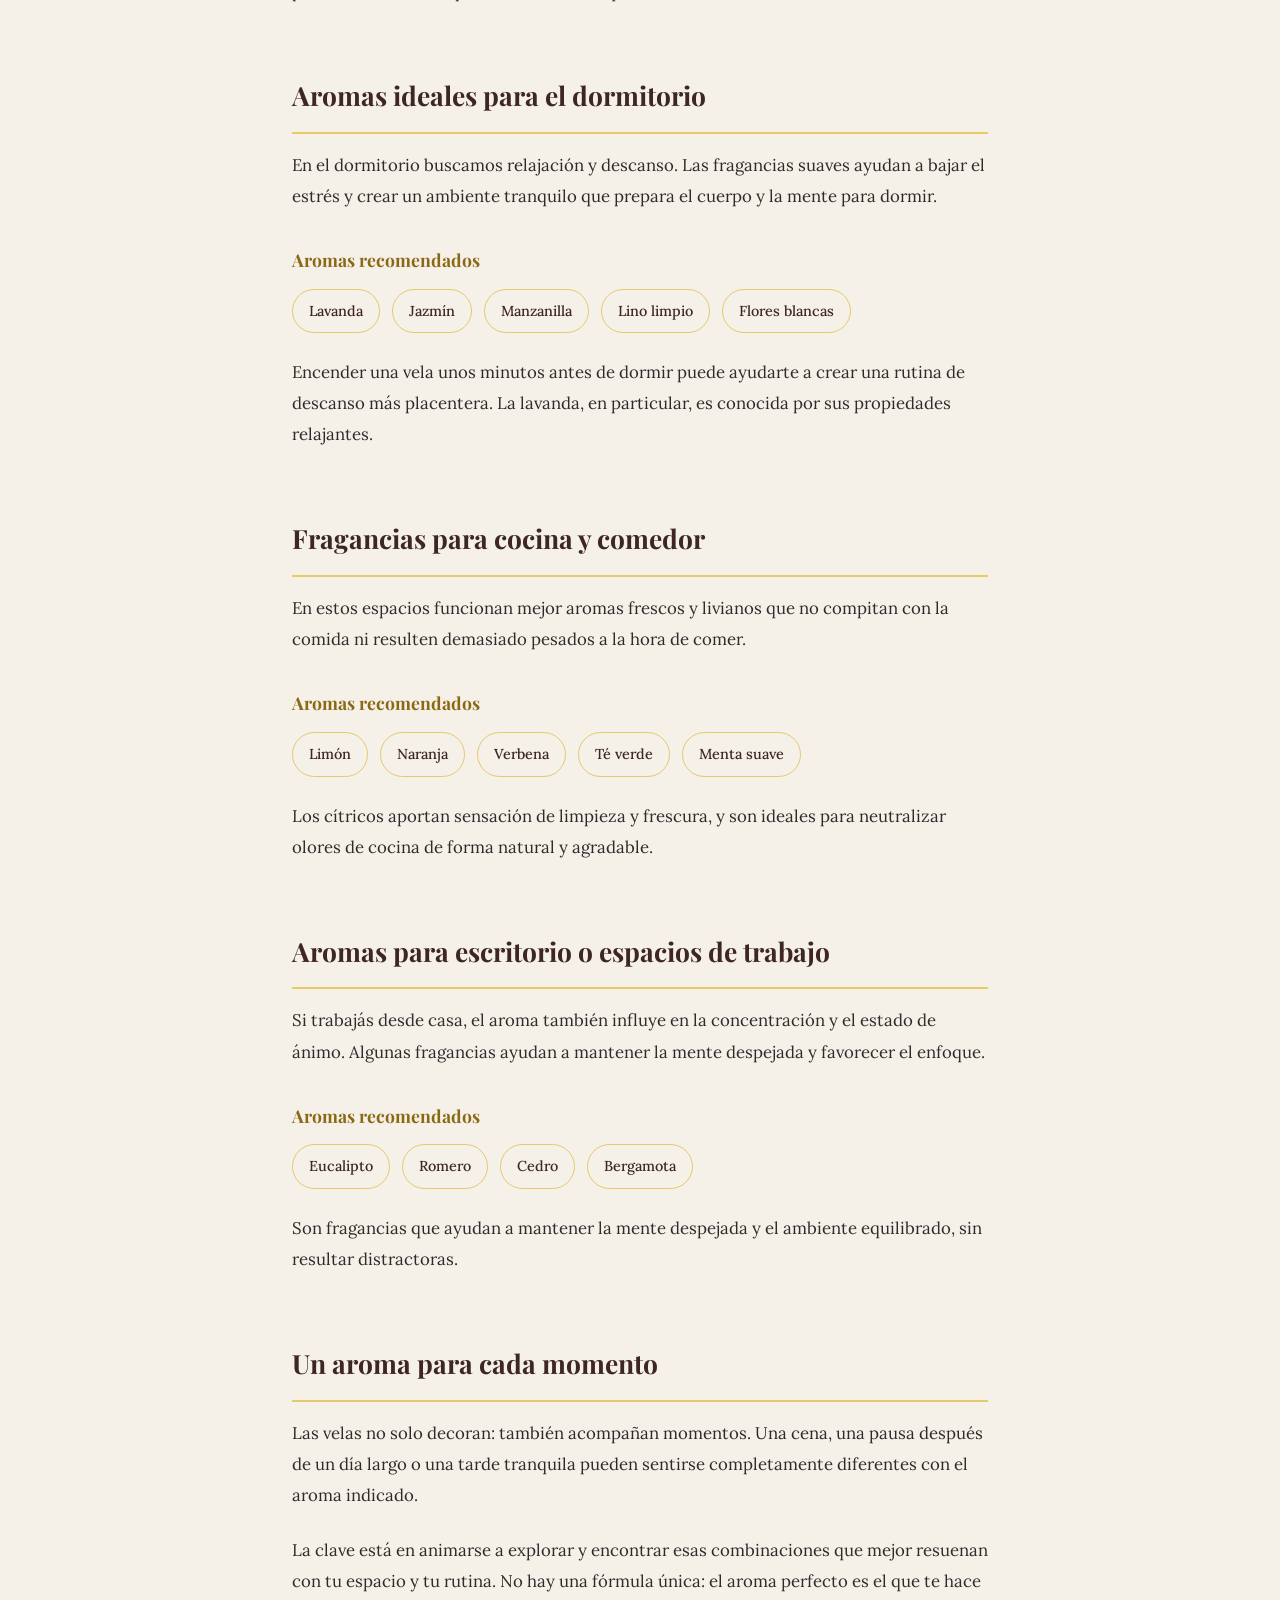
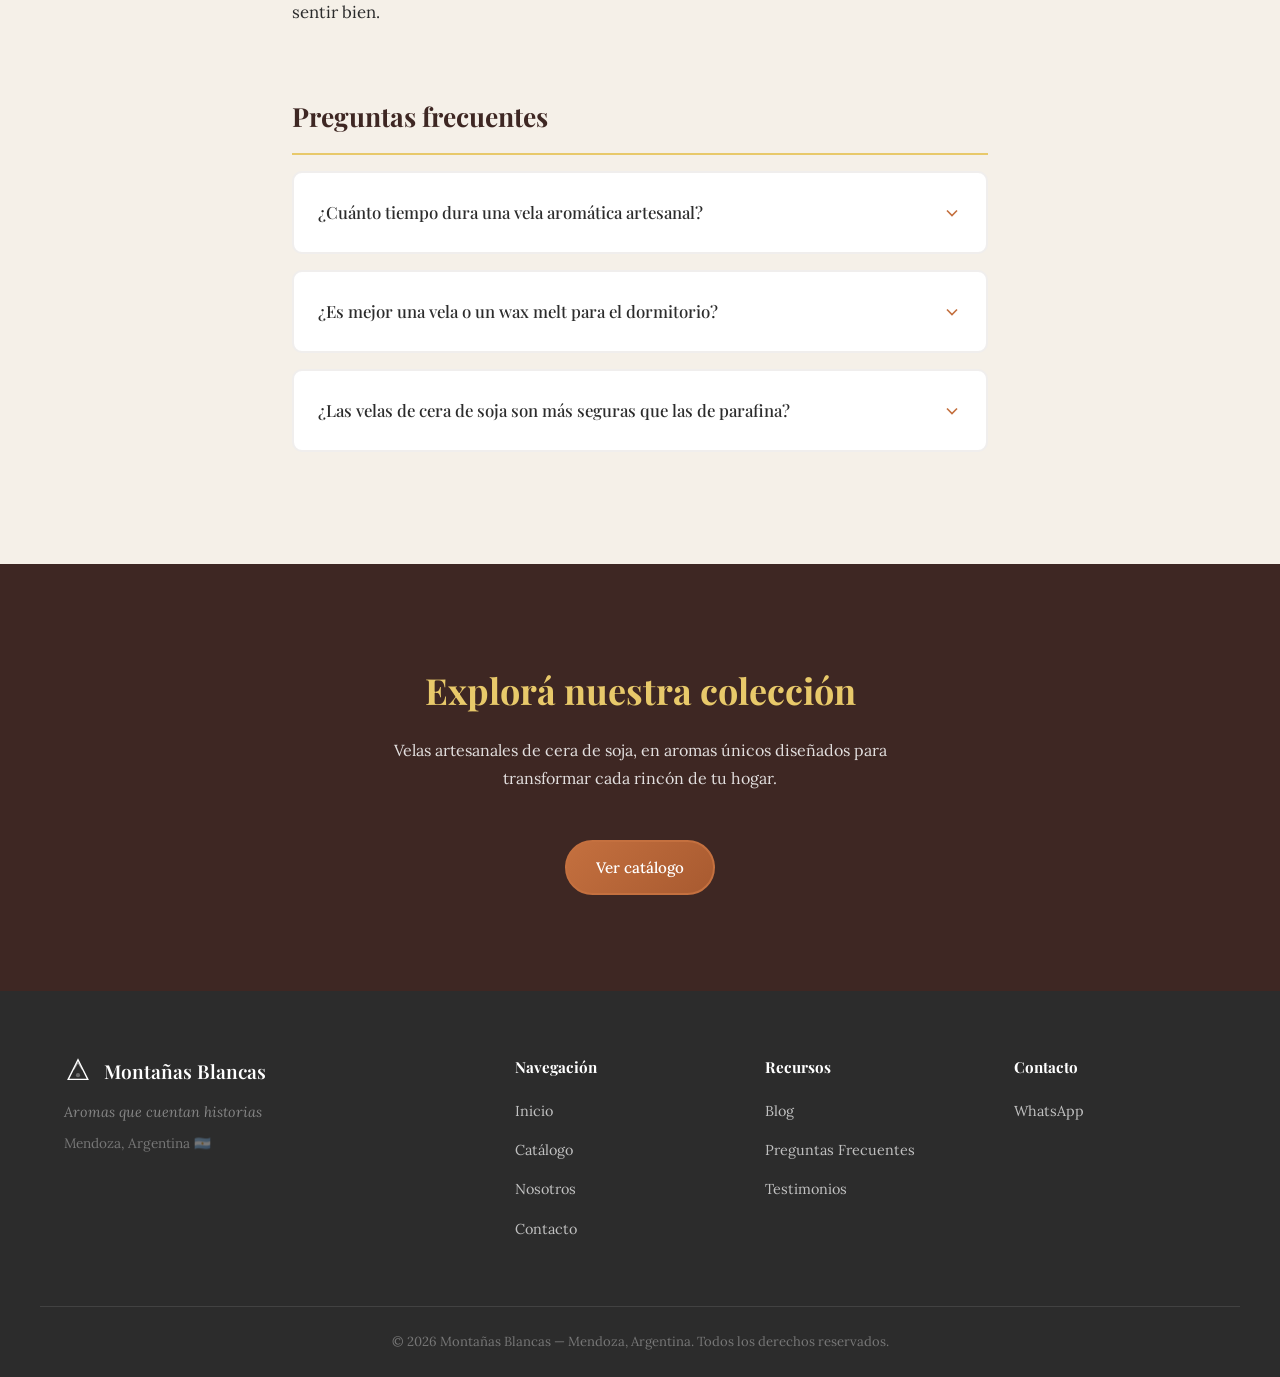
<file: blog/como-elegir-la-vela-aromatica-perfecta.html>
<!DOCTYPE html>
<html lang="es-AR">
<head>
  <meta charset="UTF-8" />
  <meta name="viewport" content="width=device-width, initial-scale=1.0" />

  <title>Cómo elegir la vela aromática perfecta para cada ambiente — Montañas Blancas</title>
  <meta name="description" content="Descubrí qué aromas funcionan mejor en cada espacio de tu hogar y cómo elegir la vela ideal para crear ambientes cálidos, relajantes y únicos." />
  <meta name="author" content="Montañas Blancas" />
  <meta name="robots" content="index, follow" />
  <link rel="canonical" href="https://www.xn--montaasblancas-unb.com/blog/como-elegir-la-vela-aromatica-perfecta.html" />

  <!-- Favicon -->
  <link rel="icon" href="/favicon.svg" type="image/svg+xml" />
  <link rel="apple-touch-icon" href="/favicon.svg" />

  <!-- Open Graph -->
  <meta property="og:type" content="article" />
  <meta property="og:title" content="Cómo elegir la vela aromática perfecta para cada ambiente" />
  <meta property="og:description" content="Descubrí qué aromas funcionan mejor en cada espacio de tu hogar y cómo elegir la vela ideal." />
  <meta property="og:image" content="https://www.xn--montaasblancas-unb.com/images/vela-portavela-2.png" />
  <meta property="og:url" content="https://www.xn--montaasblancas-unb.com/blog/como-elegir-la-vela-aromatica-perfecta.html" />
  <meta property="og:locale" content="es_AR" />
  <meta property="og:site_name" content="Montañas Blancas" />
  <meta property="article:published_time" content="2026-04-20" />

  <!-- Twitter Card -->
  <meta name="twitter:card" content="summary_large_image" />
  <meta name="twitter:title" content="Cómo elegir la vela aromática perfecta para cada ambiente" />
  <meta name="twitter:description" content="Descubrí qué aromas funcionan mejor en cada espacio de tu hogar." />
  <meta name="twitter:image" content="https://www.xn--montaasblancas-unb.com/images/vela-portavela-2.png" />

  <!-- Fonts: async -->
  <link rel="preconnect" href="https://fonts.googleapis.com" />
  <link rel="preconnect" href="https://fonts.gstatic.com" crossorigin />
  <link rel="preload" href="https://fonts.googleapis.com/css2?family=Playfair+Display:ital,wght@0,400;0,500;0,600;0,700;1,400;1,500&family=Lora:ital,wght@0,400;0,500;0,600;1,400;1,500&display=swap" as="style" onload="this.onload=null;this.rel='stylesheet'" />
  <noscript><link href="https://fonts.googleapis.com/css2?family=Playfair+Display:ital,wght@0,400;0,500;0,600;0,700;1,400;1,500&family=Lora:ital,wght@0,400;0,500;0,600;1,400;1,500&display=swap" rel="stylesheet" /></noscript>

  <link rel="stylesheet" href="../style.css" />

  <!-- Structured Data: BlogPosting -->
  <script type="application/ld+json">
  {
    "@context": "https://schema.org",
    "@type": "BlogPosting",
    "headline": "Cómo elegir la vela aromática perfecta para cada ambiente",
    "description": "Descubrí qué aromas funcionan mejor en cada espacio de tu hogar y cómo elegir la vela ideal para crear ambientes cálidos, relajantes y únicos.",
    "image": "https://www.xn--montaasblancas-unb.com/images/vela-portavela-2.png",
    "datePublished": "2026-04-20",
    "inLanguage": "es-AR",
    "keywords": "velas aromáticas, cómo elegir vela aromática, aromas para el hogar, vela dormitorio, vela living, cera de soja, Mendoza",
    "articleSection": "Guías y consejos",
    "mainEntityOfPage": {
      "@type": "WebPage",
      "@id": "https://www.xn--montaasblancas-unb.com/blog/como-elegir-la-vela-aromatica-perfecta.html"
    },
    "author": { "@type": "Organization", "name": "Montañas Blancas", "url": "https://www.xn--montaasblancas-unb.com" },
    "publisher": {
      "@type": "Organization",
      "name": "Montañas Blancas",
      "url": "https://www.xn--montaasblancas-unb.com"
    },
    "url": "https://www.xn--montaasblancas-unb.com/blog/como-elegir-la-vela-aromatica-perfecta.html"
  }
  </script>
</head>
<body>

  <!-- ========== NAVBAR ========== -->
  <header id="navbar" class="navbar" role="banner">
    <div class="navbar__container">
      <a href="/" class="navbar__logo" aria-label="Ir al inicio">
        <svg class="navbar__logo-icon" viewBox="0 0 40 40" fill="none" xmlns="http://www.w3.org/2000/svg" aria-hidden="true">
          <path d="M20 4L6 32h28L20 4z" stroke="currentColor" stroke-width="2" fill="none"/>
          <path d="M14 18L20 8l6 10" stroke="currentColor" stroke-width="1.5" fill="none" opacity="0.5"/>
          <circle cx="20" cy="26" r="3" fill="currentColor" opacity="0.3"/>
        </svg>
        <span class="navbar__brand">Montañas Blancas</span>
      </a>

      <nav class="navbar__nav" id="nav-menu" role="navigation" aria-label="Navegación principal">
        <ul class="navbar__links">
          <li><a href="/" class="navbar__link">Inicio</a></li>
          <li><a href="/#catalogo" class="navbar__link">Catálogo</a></li>
          <li><a href="/#nosotros" class="navbar__link">Nosotros</a></li>
          <li><a href="/#testimonios" class="navbar__link">Testimonios</a></li>
          <li><a href="/#blog" class="navbar__link active">Blog</a></li>
          <li><a href="/#faq" class="navbar__link">FAQ</a></li>
          <li><a href="/#contacto" class="navbar__link">Contacto</a></li>
        </ul>
      </nav>

      <div class="navbar__actions">
        <button class="navbar__hamburger" id="hamburger-btn" aria-label="Abrir menú" aria-expanded="false" aria-controls="nav-menu">
          <span class="navbar__hamburger-line"></span>
          <span class="navbar__hamburger-line"></span>
          <span class="navbar__hamburger-line"></span>
        </button>
      </div>
    </div>
  </header>

  <!-- ========== BLOG POST ========== -->
  <div class="blog-post__hero">
    <header class="blog-post__header">
      <a href="/#blog" class="blog-post__back" aria-label="Volver al blog">
        <svg viewBox="0 0 24 24" fill="none" stroke="currentColor" stroke-width="2" width="16" height="16"><path d="M15 18l-6-6 6-6"/></svg>
        Volver al blog
      </a>
      <span class="blog-post__category">Guías</span>
      <h1 class="blog-post__title">Cómo elegir la vela aromática perfecta para cada ambiente</h1>
      <p class="blog-post__meta">
        <time datetime="2026-04-20">20 de Abril, 2026</time> · Montañas Blancas
      </p>
    </header>

    <div class="blog-post__cover">
      <img src="../images/vela-portavela-2.png" alt="Portavela artesanal con vela aromática encendida" width="640" height="640" loading="eager" />
    </div>
  </div>

  <main>
    <article class="blog-post__body">

      <p><strong>Elegir la vela aromática perfecta</strong> depende principalmente del ambiente donde la vas a usar y la sensación que querés crear. Las velas de <strong>cera de soja con fragancias naturales</strong> son las más recomendadas: tienen combustión limpia, aroma duradero y menor impacto ambiental que las velas de parafina.</p>

      <p>Cada espacio del hogar tiene sus propias necesidades. No es lo mismo el aroma ideal para descansar en el dormitorio que el que elegís para recibir visitas en el living o concentrarte mientras trabajás. En esta guía te contamos qué fragancias funcionan mejor según cada ambiente.</p>

      <h2>Velas aromáticas para el living</h2>
      <p>El living suele ser el lugar más social de la casa. Por eso conviene elegir aromas cálidos, acogedores y equilibrados que inviten a la conversación y al descanso compartido.</p>
      <h3>Aromas recomendados</h3>
      <ul class="aroma-list">
        <li>Vainilla</li>
        <li>Sándalo</li>
        <li>Canela suave</li>
        <li>Ámbar</li>
        <li>Coco</li>
      </ul>
      <p>Estos aromas generan sensación de calidez y confort sin resultar invasivos, perfectos para recibir visitas o para una tarde tranquila en familia.</p>

      <h2>Aromas ideales para el dormitorio</h2>
      <p>En el dormitorio buscamos relajación y descanso. Las fragancias suaves ayudan a bajar el estrés y crear un ambiente tranquilo que prepara el cuerpo y la mente para dormir.</p>
      <h3>Aromas recomendados</h3>
      <ul class="aroma-list">
        <li>Lavanda</li>
        <li>Jazmín</li>
        <li>Manzanilla</li>
        <li>Lino limpio</li>
        <li>Flores blancas</li>
      </ul>
      <p>Encender una vela unos minutos antes de dormir puede ayudarte a crear una rutina de descanso más placentera. La lavanda, en particular, es conocida por sus propiedades relajantes.</p>

      <h2>Fragancias para cocina y comedor</h2>
      <p>En estos espacios funcionan mejor aromas frescos y livianos que no compitan con la comida ni resulten demasiado pesados a la hora de comer.</p>
      <h3>Aromas recomendados</h3>
      <ul class="aroma-list">
        <li>Limón</li>
        <li>Naranja</li>
        <li>Verbena</li>
        <li>Té verde</li>
        <li>Menta suave</li>
      </ul>
      <p>Los cítricos aportan sensación de limpieza y frescura, y son ideales para neutralizar olores de cocina de forma natural y agradable.</p>

      <h2>Aromas para escritorio o espacios de trabajo</h2>
      <p>Si trabajás desde casa, el aroma también influye en la concentración y el estado de ánimo. Algunas fragancias ayudan a mantener la mente despejada y favorecer el enfoque.</p>
      <h3>Aromas recomendados</h3>
      <ul class="aroma-list">
        <li>Eucalipto</li>
        <li>Romero</li>
        <li>Cedro</li>
        <li>Bergamota</li>
      </ul>
      <p>Son fragancias que ayudan a mantener la mente despejada y el ambiente equilibrado, sin resultar distractoras.</p>

      <h2>Un aroma para cada momento</h2>
      <p>Las velas no solo decoran: también acompañan momentos. Una cena, una pausa después de un día largo o una tarde tranquila pueden sentirse completamente diferentes con el aroma indicado.</p>
      <p>La clave está en animarse a explorar y encontrar esas combinaciones que mejor resuenan con tu espacio y tu rutina. No hay una fórmula única: el aroma perfecto es el que te hace sentir bien.</p>

      <h2>Preguntas frecuentes</h2>

      <details class="faq__item">
        <summary class="faq__question">
          <span>¿Cuánto tiempo dura una vela aromática artesanal?</span>
          <svg class="faq__chevron" viewBox="0 0 24 24" fill="none" stroke="currentColor" stroke-width="2" width="20" height="20"><path d="M6 9l6 6 6-6"/></svg>
        </summary>
        <div class="faq__answer">
          <p>Una vela aromática artesanal de cera de soja dura entre 30 y 50 horas dependiendo del tamaño y las condiciones de uso. Para maximizar su duración, la primera vez que la enciendas dejá que se derrita toda la superficie antes de apagarla.</p>
        </div>
      </details>

      <details class="faq__item">
        <summary class="faq__question">
          <span>¿Es mejor una vela o un wax melt para el dormitorio?</span>
          <svg class="faq__chevron" viewBox="0 0 24 24" fill="none" stroke="currentColor" stroke-width="2" width="20" height="20"><path d="M6 9l6 6 6-6"/></svg>
        </summary>
        <div class="faq__answer">
          <p>Ambas opciones funcionan bien. Las velas son ideales para crear ambiente y luz cálida antes de dormir. Los wax melts son más seguros si no querés dejar llama encendida, ya que no tienen mecha y se apagan solos al retirar el calor.</p>
        </div>
      </details>

      <details class="faq__item">
        <summary class="faq__question">
          <span>¿Las velas de cera de soja son más seguras que las de parafina?</span>
          <svg class="faq__chevron" viewBox="0 0 24 24" fill="none" stroke="currentColor" stroke-width="2" width="20" height="20"><path d="M6 9l6 6 6-6"/></svg>
        </summary>
        <div class="faq__answer">
          <p>Sí. Las velas de cera de soja son de origen vegetal y producen mucho menos hollín que las de parafina. También liberan las fragancias de forma más suave y gradual, lo que las hace más saludables para usar en ambientes cerrados.</p>
        </div>
      </details>

    </article>
  </main>

  <!-- ========== CTA ========== -->
  <section class="blog-post__cta-section">
    <h2>Explorá nuestra colección</h2>
    <p>Velas artesanales de cera de soja, en aromas únicos diseñados para transformar cada rincón de tu hogar.</p>
    <a href="/#catalogo" class="btn btn--primary">Ver catálogo</a>
  </section>

  <!-- ========== FOOTER ========== -->
  <footer class="footer" role="contentinfo">
    <div class="container footer__grid">
      <div class="footer__brand">
        <div class="footer__logo">
          <svg class="navbar__logo-icon" viewBox="0 0 40 40" fill="none" xmlns="http://www.w3.org/2000/svg" aria-hidden="true">
            <path d="M20 4L6 32h28L20 4z" stroke="currentColor" stroke-width="2" fill="none"/>
            <path d="M14 18L20 8l6 10" stroke="currentColor" stroke-width="1.5" fill="none" opacity="0.5"/>
            <circle cx="20" cy="26" r="3" fill="currentColor" opacity="0.3"/>
          </svg>
          <span>Montañas Blancas</span>
        </div>
        <p class="footer__tagline">Aromas que cuentan historias</p>
        <p class="footer__location">Mendoza, Argentina 🇦🇷</p>
      </div>
      <div class="footer__links">
        <h4>Navegación</h4>
        <ul>
          <li><a href="/">Inicio</a></li>
          <li><a href="/#catalogo">Catálogo</a></li>
          <li><a href="/#nosotros">Nosotros</a></li>
          <li><a href="/#contacto">Contacto</a></li>
        </ul>
      </div>
      <div class="footer__links">
        <h4>Recursos</h4>
        <ul>
          <li><a href="/#blog">Blog</a></li>
          <li><a href="/#faq">Preguntas Frecuentes</a></li>
          <li><a href="/#testimonios">Testimonios</a></li>
        </ul>
      </div>
      <div class="footer__links">
        <h4>Contacto</h4>
        <ul>
          <li><a href="https://wa.me/5492616534503" target="_blank" rel="noopener noreferrer">WhatsApp</a></li>
        </ul>
      </div>
    </div>
    <div class="footer__bottom">
      <p>&copy; 2026 Montañas Blancas — Mendoza, Argentina. Todos los derechos reservados.</p>
    </div>
  </footer>

  <!-- Back to Top -->
  <button class="back-to-top" id="back-to-top" aria-label="Volver al inicio">
    <svg viewBox="0 0 24 24" fill="none" stroke="currentColor" stroke-width="2.5" width="20" height="20">
      <path d="M12 19V5M5 12l7-7 7 7"/>
    </svg>
  </button>

  <!-- WhatsApp Float -->
  <a href="https://wa.me/5492616534503?text=Hola!%20Quiero%20consultar%20sobre%20los%20productos%20de%20Monta%C3%B1as%20Blancas" target="_blank" rel="noopener noreferrer" class="whatsapp-float" aria-label="Contactar por WhatsApp">
    <svg viewBox="0 0 24 24" fill="currentColor" width="28" height="28"><path d="M17.472 14.382c-.297-.149-1.758-.867-2.03-.967-.273-.099-.471-.148-.67.15-.197.297-.767.966-.94 1.164-.173.199-.347.223-.644.075-.297-.15-1.255-.463-2.39-1.475-.883-.788-1.48-1.761-1.653-2.059-.173-.297-.018-.458.13-.606.134-.133.298-.347.446-.52.149-.174.198-.298.298-.497.099-.198.05-.371-.025-.52-.075-.149-.669-1.612-.916-2.207-.242-.579-.487-.5-.669-.51-.173-.008-.371-.01-.57-.01-.198 0-.52.074-.792.372-.272.297-1.04 1.016-1.04 2.479 0 1.462 1.065 2.875 1.213 3.074.149.198 2.096 3.2 5.077 4.487.709.306 1.262.489 1.694.625.712.227 1.36.195 1.871.118.571-.085 1.758-.719 2.006-1.413.248-.694.248-1.289.173-1.413-.074-.124-.272-.198-.57-.347z"/><path d="M12 0C5.373 0 0 5.373 0 12c0 2.025.507 3.932 1.395 5.608L.048 23.64a.5.5 0 00.612.612l5.994-1.33A11.955 11.955 0 0012 24c6.627 0 12-5.373 12-12S18.627 0 12 0zm0 22c-1.85 0-3.59-.508-5.074-1.388l-.364-.216-3.773.838.856-3.812-.236-.376A9.94 9.94 0 012 12C2 6.486 6.486 2 12 2s10 4.486 10 10-4.486 10-10 10z"/></svg>
  </a>

  <script src="../main.js"></script>
</body>
</html>
</file>
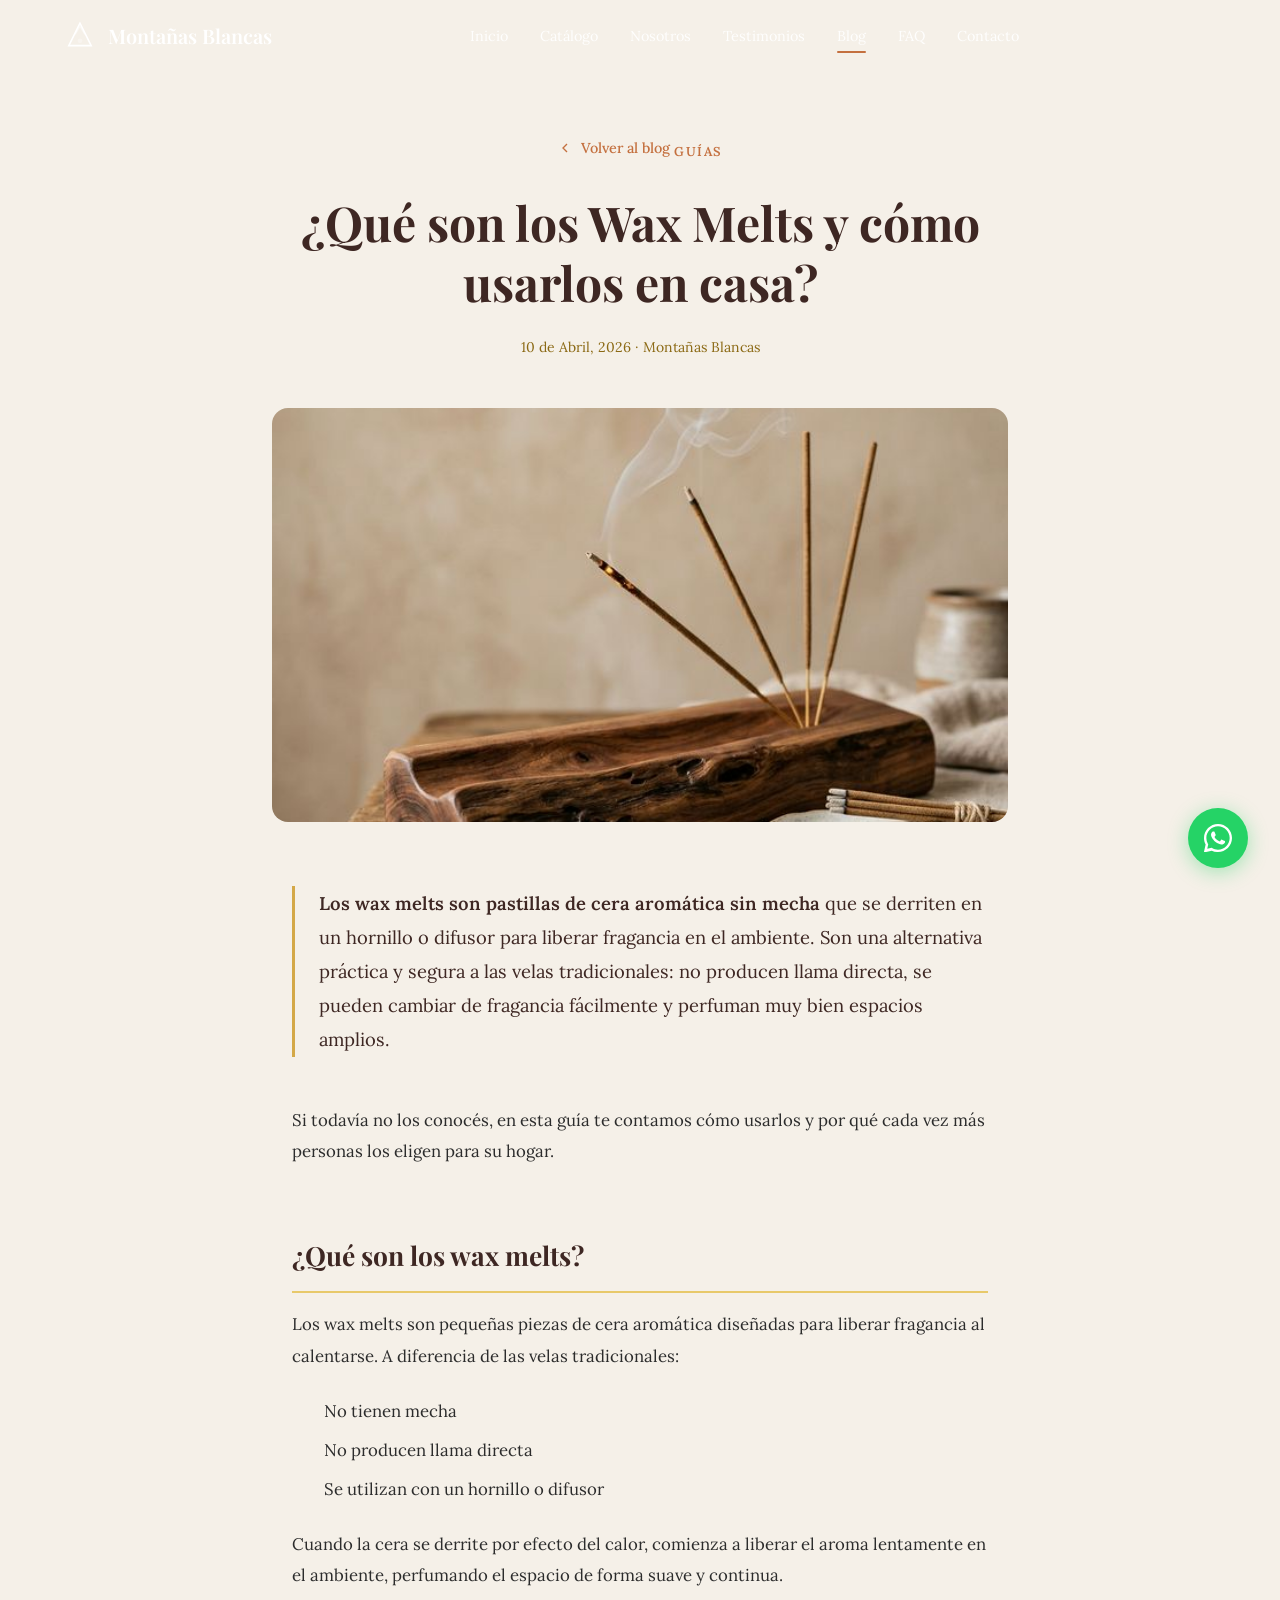
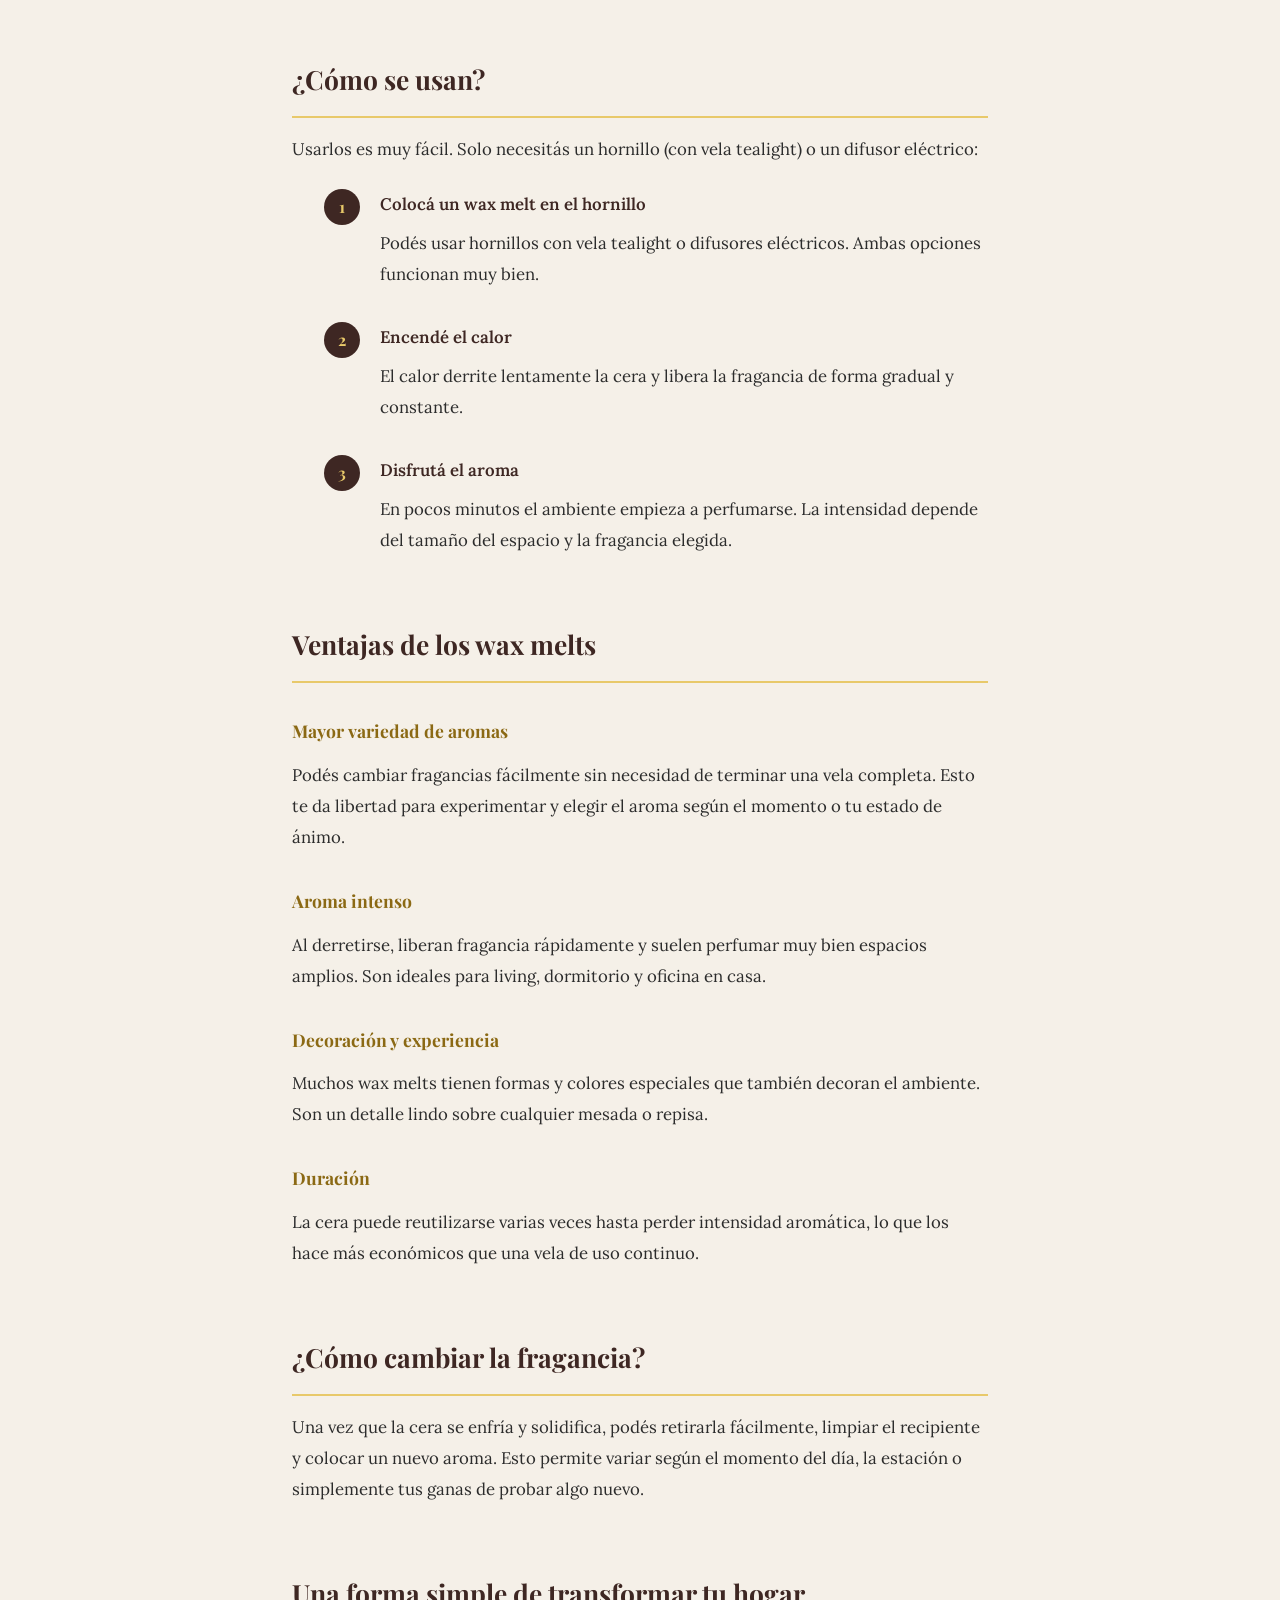
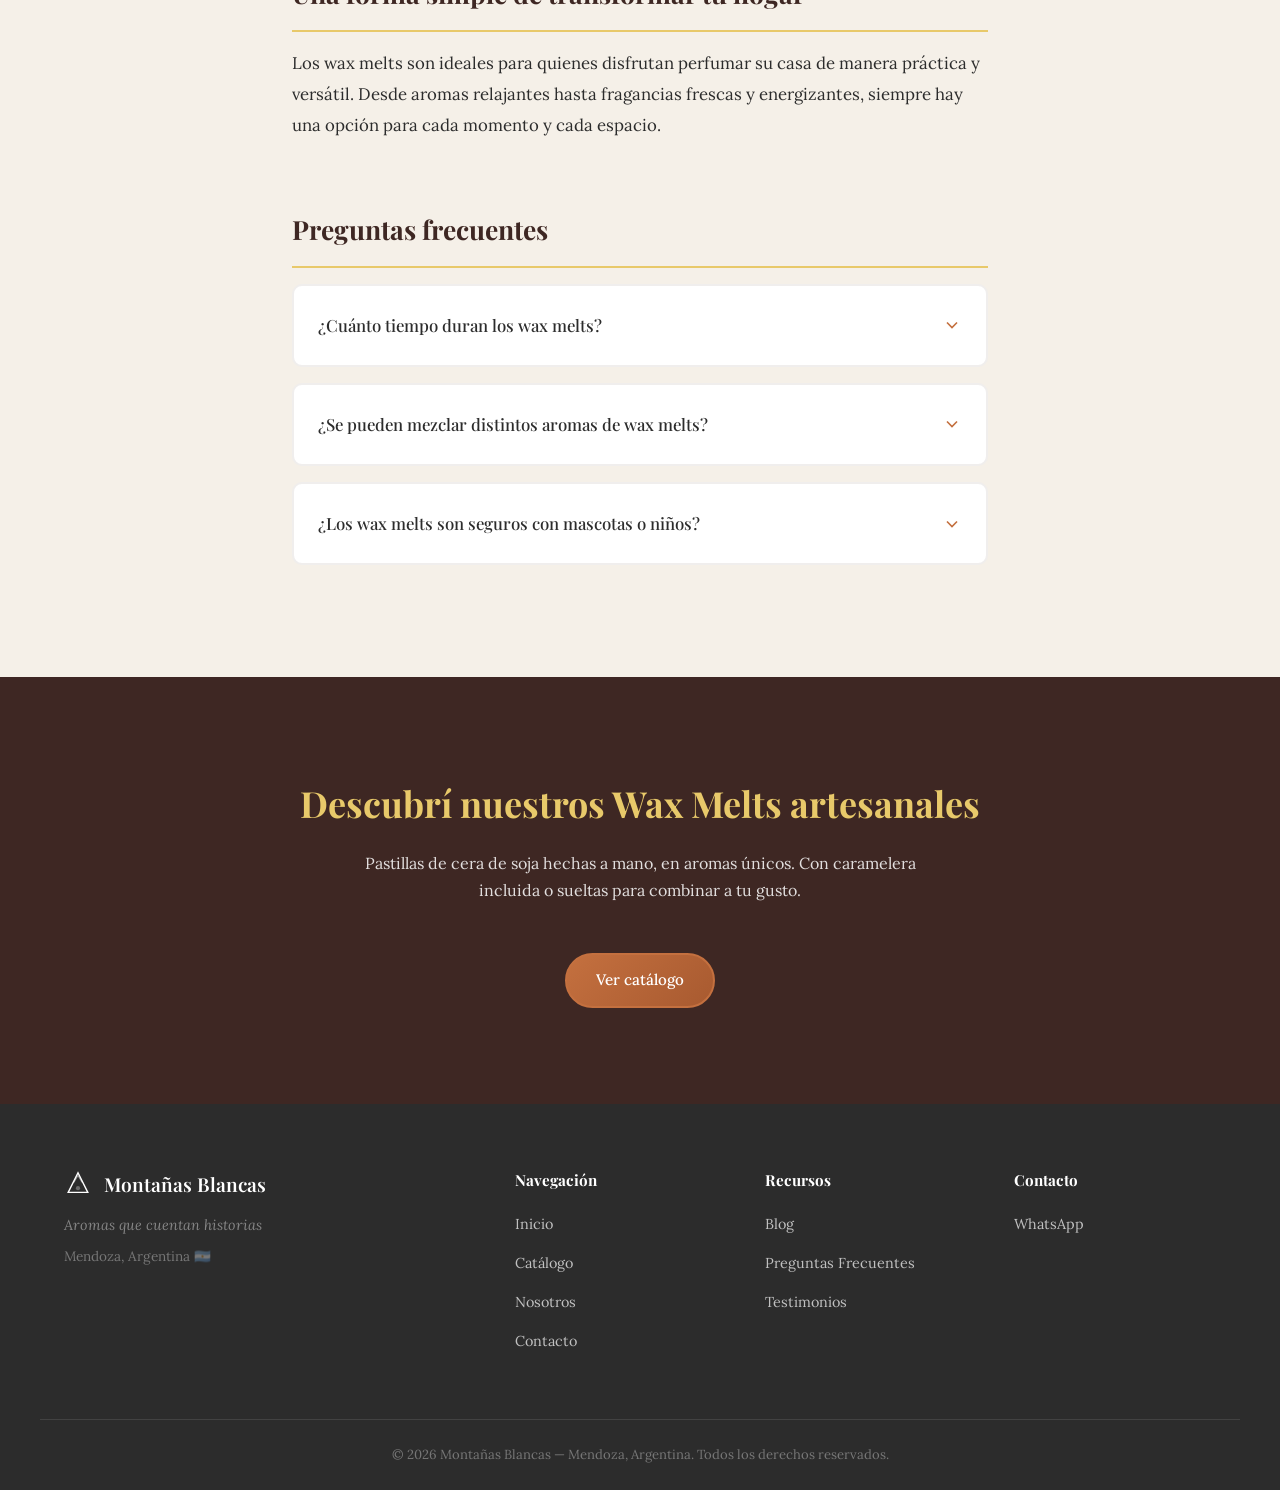
<file: blog/que-son-los-wax-melts-y-como-usarlos.html>
<!DOCTYPE html>
<html lang="es-AR">
<head>
  <meta charset="UTF-8" />
  <meta name="viewport" content="width=device-width, initial-scale=1.0" />

  <title>¿Qué son los Wax Melts y cómo usarlos en casa? — Montañas Blancas</title>
  <meta name="description" content="Descubrí qué son los wax melts, cómo se usan y por qué son una alternativa práctica y segura para perfumar tus ambientes." />
  <meta name="author" content="Montañas Blancas" />
  <meta name="robots" content="index, follow" />
  <link rel="canonical" href="https://www.xn--montaasblancas-unb.com/blog/que-son-los-wax-melts-y-como-usarlos.html" />

  <!-- Favicon -->
  <link rel="icon" href="/favicon.svg" type="image/svg+xml" />
  <link rel="apple-touch-icon" href="/favicon.svg" />

  <!-- Open Graph -->
  <meta property="og:type" content="article" />
  <meta property="og:title" content="¿Qué son los Wax Melts y cómo usarlos en casa?" />
  <meta property="og:description" content="Descubrí qué son los wax melts, cómo se usan y por qué son una alternativa práctica y segura para perfumar tus ambientes." />
  <meta property="og:image" content="https://www.xn--montaasblancas-unb.com/images/incienso-porta-1.png" />
  <meta property="og:url" content="https://www.xn--montaasblancas-unb.com/blog/que-son-los-wax-melts-y-como-usarlos.html" />
  <meta property="og:locale" content="es_AR" />
  <meta property="og:site_name" content="Montañas Blancas" />
  <meta property="article:published_time" content="2026-04-10" />

  <!-- Twitter Card -->
  <meta name="twitter:card" content="summary_large_image" />
  <meta name="twitter:title" content="¿Qué son los Wax Melts y cómo usarlos en casa?" />
  <meta name="twitter:description" content="Descubrí qué son los wax melts, cómo se usan y por qué son una alternativa práctica y segura para perfumar tus ambientes." />
  <meta name="twitter:image" content="https://www.xn--montaasblancas-unb.com/images/incienso-porta-1.png" />

  <!-- Fonts: async -->
  <link rel="preconnect" href="https://fonts.googleapis.com" />
  <link rel="preconnect" href="https://fonts.gstatic.com" crossorigin />
  <link rel="preload" href="https://fonts.googleapis.com/css2?family=Playfair+Display:ital,wght@0,400;0,500;0,600;0,700;1,400;1,500&family=Lora:ital,wght@0,400;0,500;0,600;1,400;1,500&display=swap" as="style" onload="this.onload=null;this.rel='stylesheet'" />
  <noscript><link href="https://fonts.googleapis.com/css2?family=Playfair+Display:ital,wght@0,400;0,500;0,600;0,700;1,400;1,500&family=Lora:ital,wght@0,400;0,500;0,600;1,400;1,500&display=swap" rel="stylesheet" /></noscript>

  <link rel="stylesheet" href="../style.css" />

  <!-- Structured Data: BlogPosting -->
  <script type="application/ld+json">
  {
    "@context": "https://schema.org",
    "@type": "BlogPosting",
    "headline": "¿Qué son los Wax Melts y cómo usarlos en casa?",
    "description": "Descubrí qué son los wax melts, cómo se usan y por qué son una alternativa práctica y segura para perfumar tus ambientes.",
    "image": "https://www.xn--montaasblancas-unb.com/images/incienso-porta-1.png",
    "datePublished": "2026-04-10",
    "inLanguage": "es-AR",
    "keywords": "wax melts, qué son los wax melts, cómo usar wax melts, pastillas de cera aromática, hornillo aromatizador, cera de soja sin mecha",
    "articleSection": "Guías y consejos",
    "mainEntityOfPage": {
      "@type": "WebPage",
      "@id": "https://www.xn--montaasblancas-unb.com/blog/que-son-los-wax-melts-y-como-usarlos.html"
    },
    "author": { "@type": "Organization", "name": "Montañas Blancas", "url": "https://www.xn--montaasblancas-unb.com" },
    "publisher": {
      "@type": "Organization",
      "name": "Montañas Blancas",
      "url": "https://www.xn--montaasblancas-unb.com"
    },
    "url": "https://www.xn--montaasblancas-unb.com/blog/que-son-los-wax-melts-y-como-usarlos.html"
  }
  </script>
</head>
<body>

  <!-- ========== NAVBAR ========== -->
  <header id="navbar" class="navbar" role="banner">
    <div class="navbar__container">
      <a href="/" class="navbar__logo" aria-label="Ir al inicio">
        <svg class="navbar__logo-icon" viewBox="0 0 40 40" fill="none" xmlns="http://www.w3.org/2000/svg" aria-hidden="true">
          <path d="M20 4L6 32h28L20 4z" stroke="currentColor" stroke-width="2" fill="none"/>
          <path d="M14 18L20 8l6 10" stroke="currentColor" stroke-width="1.5" fill="none" opacity="0.5"/>
          <circle cx="20" cy="26" r="3" fill="currentColor" opacity="0.3"/>
        </svg>
        <span class="navbar__brand">Montañas Blancas</span>
      </a>

      <nav class="navbar__nav" id="nav-menu" role="navigation" aria-label="Navegación principal">
        <ul class="navbar__links">
          <li><a href="/" class="navbar__link">Inicio</a></li>
          <li><a href="/#catalogo" class="navbar__link">Catálogo</a></li>
          <li><a href="/#nosotros" class="navbar__link">Nosotros</a></li>
          <li><a href="/#testimonios" class="navbar__link">Testimonios</a></li>
          <li><a href="/#blog" class="navbar__link active">Blog</a></li>
          <li><a href="/#faq" class="navbar__link">FAQ</a></li>
          <li><a href="/#contacto" class="navbar__link">Contacto</a></li>
        </ul>
      </nav>

      <div class="navbar__actions">
        <button class="navbar__hamburger" id="hamburger-btn" aria-label="Abrir menú" aria-expanded="false" aria-controls="nav-menu">
          <span class="navbar__hamburger-line"></span>
          <span class="navbar__hamburger-line"></span>
          <span class="navbar__hamburger-line"></span>
        </button>
      </div>
    </div>
  </header>

  <!-- ========== BLOG POST ========== -->
  <div class="blog-post__hero">
    <header class="blog-post__header">
      <a href="/#blog" class="blog-post__back" aria-label="Volver al blog">
        <svg viewBox="0 0 24 24" fill="none" stroke="currentColor" stroke-width="2" width="16" height="16"><path d="M15 18l-6-6 6-6"/></svg>
        Volver al blog
      </a>
      <span class="blog-post__category">Guías</span>
      <h1 class="blog-post__title">¿Qué son los Wax Melts y cómo usarlos en casa?</h1>
      <p class="blog-post__meta">
        <time datetime="2026-04-10">10 de Abril, 2026</time> · Montañas Blancas
      </p>
    </header>

    <div class="blog-post__cover">
      <img src="../images/incienso-porta-1.png" alt="Porta incienso artesanal para aromatizar el hogar" width="640" height="640" loading="eager" />
    </div>
  </div>

  <main>
    <article class="blog-post__body">

      <p><strong>Los wax melts son pastillas de cera aromática sin mecha</strong> que se derriten en un hornillo o difusor para liberar fragancia en el ambiente. Son una alternativa práctica y segura a las velas tradicionales: no producen llama directa, se pueden cambiar de fragancia fácilmente y perfuman muy bien espacios amplios.</p>

      <p>Si todavía no los conocés, en esta guía te contamos cómo usarlos y por qué cada vez más personas los eligen para su hogar.</p>

      <h2>¿Qué son los wax melts?</h2>
      <p>Los wax melts son pequeñas piezas de cera aromática diseñadas para liberar fragancia al calentarse. A diferencia de las velas tradicionales:</p>
      <ul>
        <li>No tienen mecha</li>
        <li>No producen llama directa</li>
        <li>Se utilizan con un hornillo o difusor</li>
      </ul>
      <p>Cuando la cera se derrite por efecto del calor, comienza a liberar el aroma lentamente en el ambiente, perfumando el espacio de forma suave y continua.</p>

      <h2>¿Cómo se usan?</h2>
      <p>Usarlos es muy fácil. Solo necesitás un hornillo (con vela tealight) o un difusor eléctrico:</p>

      <ol class="blog-post__steps">
        <li>
          <strong>Colocá un wax melt en el hornillo</strong>
          Podés usar hornillos con vela tealight o difusores eléctricos. Ambas opciones funcionan muy bien.
        </li>
        <li>
          <strong>Encendé el calor</strong>
          El calor derrite lentamente la cera y libera la fragancia de forma gradual y constante.
        </li>
        <li>
          <strong>Disfrutá el aroma</strong>
          En pocos minutos el ambiente empieza a perfumarse. La intensidad depende del tamaño del espacio y la fragancia elegida.
        </li>
      </ol>

      <h2>Ventajas de los wax melts</h2>

      <h3>Mayor variedad de aromas</h3>
      <p>Podés cambiar fragancias fácilmente sin necesidad de terminar una vela completa. Esto te da libertad para experimentar y elegir el aroma según el momento o tu estado de ánimo.</p>

      <h3>Aroma intenso</h3>
      <p>Al derretirse, liberan fragancia rápidamente y suelen perfumar muy bien espacios amplios. Son ideales para living, dormitorio y oficina en casa.</p>

      <h3>Decoración y experiencia</h3>
      <p>Muchos wax melts tienen formas y colores especiales que también decoran el ambiente. Son un detalle lindo sobre cualquier mesada o repisa.</p>

      <h3>Duración</h3>
      <p>La cera puede reutilizarse varias veces hasta perder intensidad aromática, lo que los hace más económicos que una vela de uso continuo.</p>

      <h2>¿Cómo cambiar la fragancia?</h2>
      <p>Una vez que la cera se enfría y solidifica, podés retirarla fácilmente, limpiar el recipiente y colocar un nuevo aroma. Esto permite variar según el momento del día, la estación o simplemente tus ganas de probar algo nuevo.</p>

      <h2>Una forma simple de transformar tu hogar</h2>
      <p>Los wax melts son ideales para quienes disfrutan perfumar su casa de manera práctica y versátil. Desde aromas relajantes hasta fragancias frescas y energizantes, siempre hay una opción para cada momento y cada espacio.</p>

      <h2>Preguntas frecuentes</h2>

      <details class="faq__item">
        <summary class="faq__question">
          <span>¿Cuánto tiempo duran los wax melts?</span>
          <svg class="faq__chevron" viewBox="0 0 24 24" fill="none" stroke="currentColor" stroke-width="2" width="20" height="20"><path d="M6 9l6 6 6-6"/></svg>
        </summary>
        <div class="faq__answer">
          <p>Cada pieza de wax melt dura entre 8 y 12 horas de uso. La cera no se consume: solo pierde intensidad aromática con el tiempo. Cuando el aroma se debilita, simplemente retirás la cera fría y colocás una nueva pastilla.</p>
        </div>
      </details>

      <details class="faq__item">
        <summary class="faq__question">
          <span>¿Se pueden mezclar distintos aromas de wax melts?</span>
          <svg class="faq__chevron" viewBox="0 0 24 24" fill="none" stroke="currentColor" stroke-width="2" width="20" height="20"><path d="M6 9l6 6 6-6"/></svg>
        </summary>
        <div class="faq__answer">
          <p>Sí, podés combinar distintos wax melts en el hornillo para crear fragancias personalizadas. Una combinación clásica es lavanda con vainilla para el dormitorio, o limón con menta para espacios de trabajo o cocina.</p>
        </div>
      </details>

      <details class="faq__item">
        <summary class="faq__question">
          <span>¿Los wax melts son seguros con mascotas o niños?</span>
          <svg class="faq__chevron" viewBox="0 0 24 24" fill="none" stroke="currentColor" stroke-width="2" width="20" height="20"><path d="M6 9l6 6 6-6"/></svg>
        </summary>
        <div class="faq__answer">
          <p>Los wax melts de cera de soja con fragancias naturales son más seguros que los de parafina, ya que no emiten toxinas al quemarse. Igualmente, siempre es recomendable mantener el hornillo fuera del alcance de niños y mascotas, y ventilar el ambiente regularmente.</p>
        </div>
      </details>

    </article>
  </main>

  <!-- ========== CTA ========== -->
  <section class="blog-post__cta-section">
    <h2>Descubrí nuestros Wax Melts artesanales</h2>
    <p>Pastillas de cera de soja hechas a mano, en aromas únicos. Con caramelera incluida o sueltas para combinar a tu gusto.</p>
    <a href="/#catalogo" class="btn btn--primary">Ver catálogo</a>
  </section>

  <!-- ========== FOOTER ========== -->
  <footer class="footer" role="contentinfo">
    <div class="container footer__grid">
      <div class="footer__brand">
        <div class="footer__logo">
          <svg class="navbar__logo-icon" viewBox="0 0 40 40" fill="none" xmlns="http://www.w3.org/2000/svg" aria-hidden="true">
            <path d="M20 4L6 32h28L20 4z" stroke="currentColor" stroke-width="2" fill="none"/>
            <path d="M14 18L20 8l6 10" stroke="currentColor" stroke-width="1.5" fill="none" opacity="0.5"/>
            <circle cx="20" cy="26" r="3" fill="currentColor" opacity="0.3"/>
          </svg>
          <span>Montañas Blancas</span>
        </div>
        <p class="footer__tagline">Aromas que cuentan historias</p>
        <p class="footer__location">Mendoza, Argentina 🇦🇷</p>
      </div>
      <div class="footer__links">
        <h4>Navegación</h4>
        <ul>
          <li><a href="/">Inicio</a></li>
          <li><a href="/#catalogo">Catálogo</a></li>
          <li><a href="/#nosotros">Nosotros</a></li>
          <li><a href="/#contacto">Contacto</a></li>
        </ul>
      </div>
      <div class="footer__links">
        <h4>Recursos</h4>
        <ul>
          <li><a href="/#blog">Blog</a></li>
          <li><a href="/#faq">Preguntas Frecuentes</a></li>
          <li><a href="/#testimonios">Testimonios</a></li>
        </ul>
      </div>
      <div class="footer__links">
        <h4>Contacto</h4>
        <ul>
          <li><a href="https://wa.me/5492616534503" target="_blank" rel="noopener noreferrer">WhatsApp</a></li>
        </ul>
      </div>
    </div>
    <div class="footer__bottom">
      <p>&copy; 2026 Montañas Blancas — Mendoza, Argentina. Todos los derechos reservados.</p>
    </div>
  </footer>

  <!-- Back to Top -->
  <button class="back-to-top" id="back-to-top" aria-label="Volver al inicio">
    <svg viewBox="0 0 24 24" fill="none" stroke="currentColor" stroke-width="2.5" width="20" height="20">
      <path d="M12 19V5M5 12l7-7 7 7"/>
    </svg>
  </button>

  <!-- WhatsApp Float -->
  <a href="https://wa.me/5492616534503?text=Hola!%20Quiero%20consultar%20sobre%20los%20productos%20de%20Monta%C3%B1as%20Blancas" target="_blank" rel="noopener noreferrer" class="whatsapp-float" aria-label="Contactar por WhatsApp">
    <svg viewBox="0 0 24 24" fill="currentColor" width="28" height="28"><path d="M17.472 14.382c-.297-.149-1.758-.867-2.03-.967-.273-.099-.471-.148-.67.15-.197.297-.767.966-.94 1.164-.173.199-.347.223-.644.075-.297-.15-1.255-.463-2.39-1.475-.883-.788-1.48-1.761-1.653-2.059-.173-.297-.018-.458.13-.606.134-.133.298-.347.446-.52.149-.174.198-.298.298-.497.099-.198.05-.371-.025-.52-.075-.149-.669-1.612-.916-2.207-.242-.579-.487-.5-.669-.51-.173-.008-.371-.01-.57-.01-.198 0-.52.074-.792.372-.272.297-1.04 1.016-1.04 2.479 0 1.462 1.065 2.875 1.213 3.074.149.198 2.096 3.2 5.077 4.487.709.306 1.262.489 1.694.625.712.227 1.36.195 1.871.118.571-.085 1.758-.719 2.006-1.413.248-.694.248-1.289.173-1.413-.074-.124-.272-.198-.57-.347z"/><path d="M12 0C5.373 0 0 5.373 0 12c0 2.025.507 3.932 1.395 5.608L.048 23.64a.5.5 0 00.612.612l5.994-1.33A11.955 11.955 0 0012 24c6.627 0 12-5.373 12-12S18.627 0 12 0zm0 22c-1.85 0-3.59-.508-5.074-1.388l-.364-.216-3.773.838.856-3.812-.236-.376A9.94 9.94 0 012 12C2 6.486 6.486 2 12 2s10 4.486 10 10-4.486 10-10 10z"/></svg>
  </a>

  <script src="../main.js"></script>
</body>
</html>
</file>
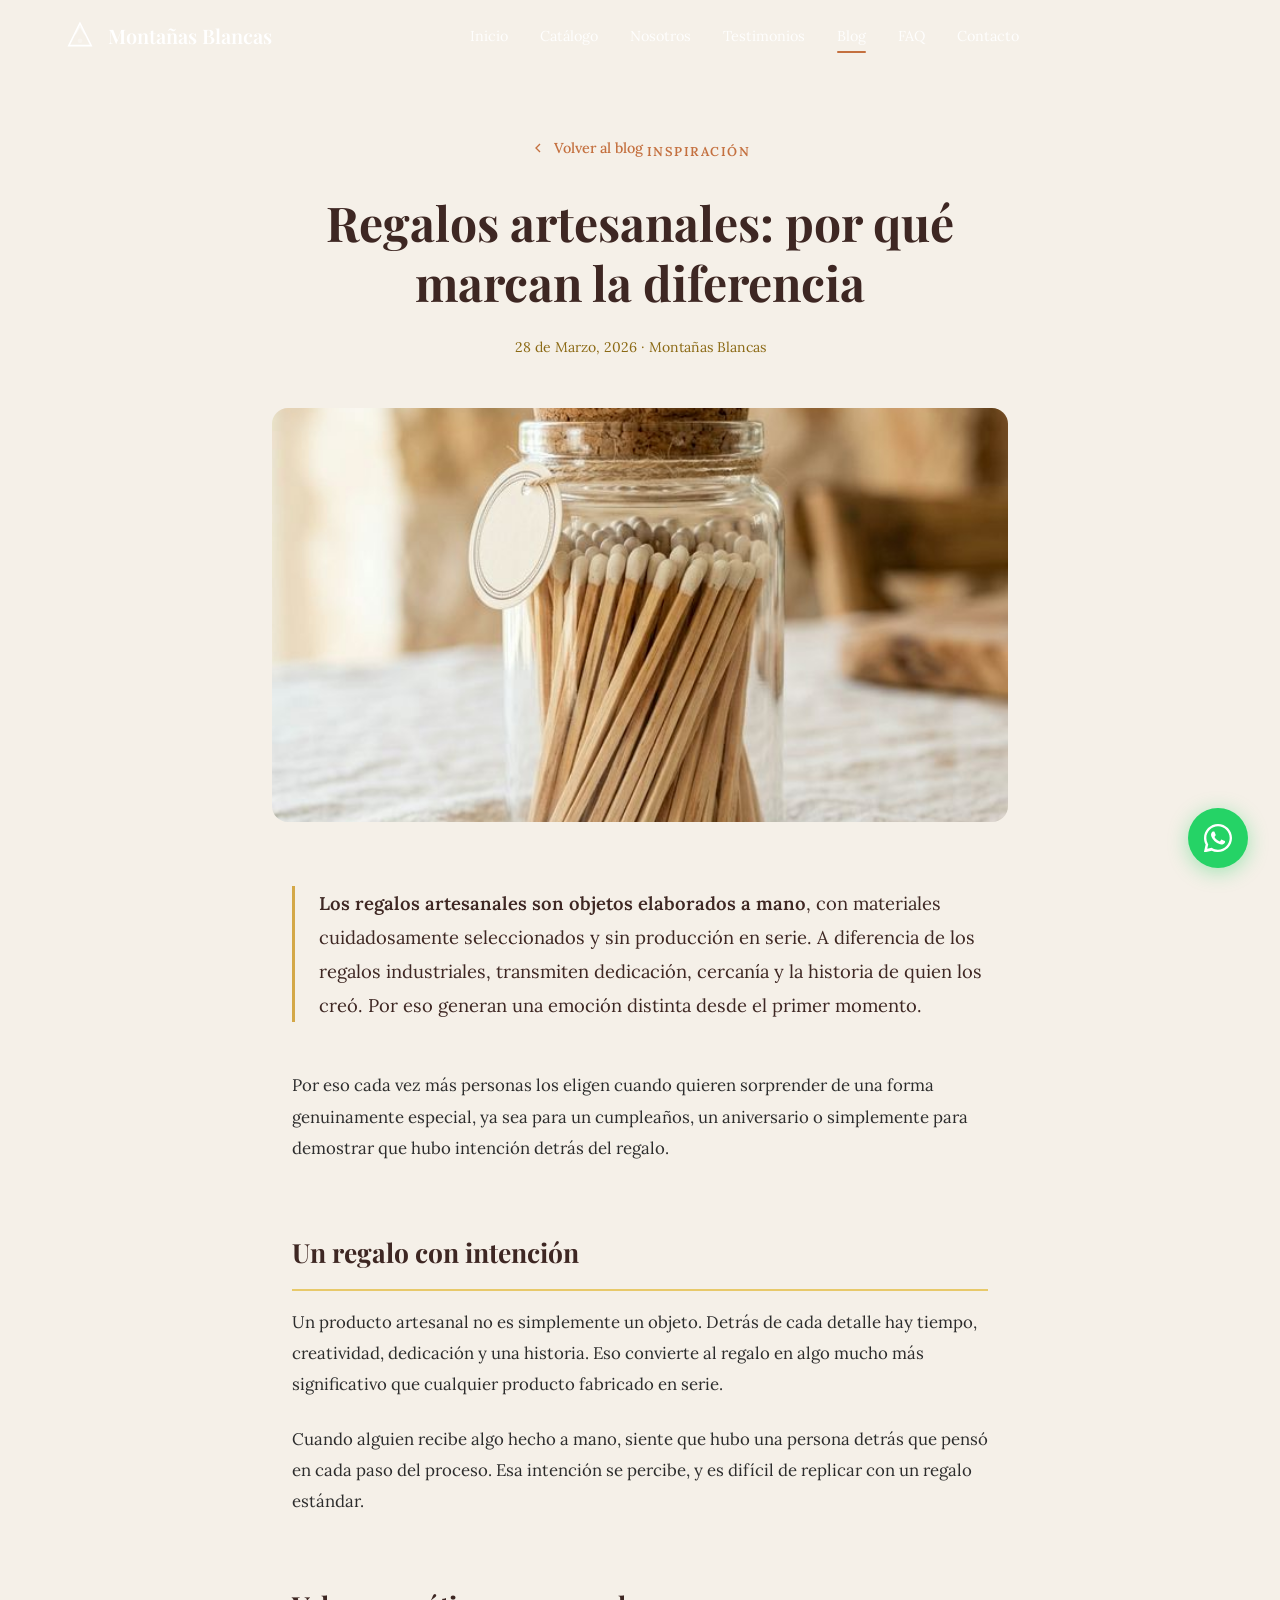
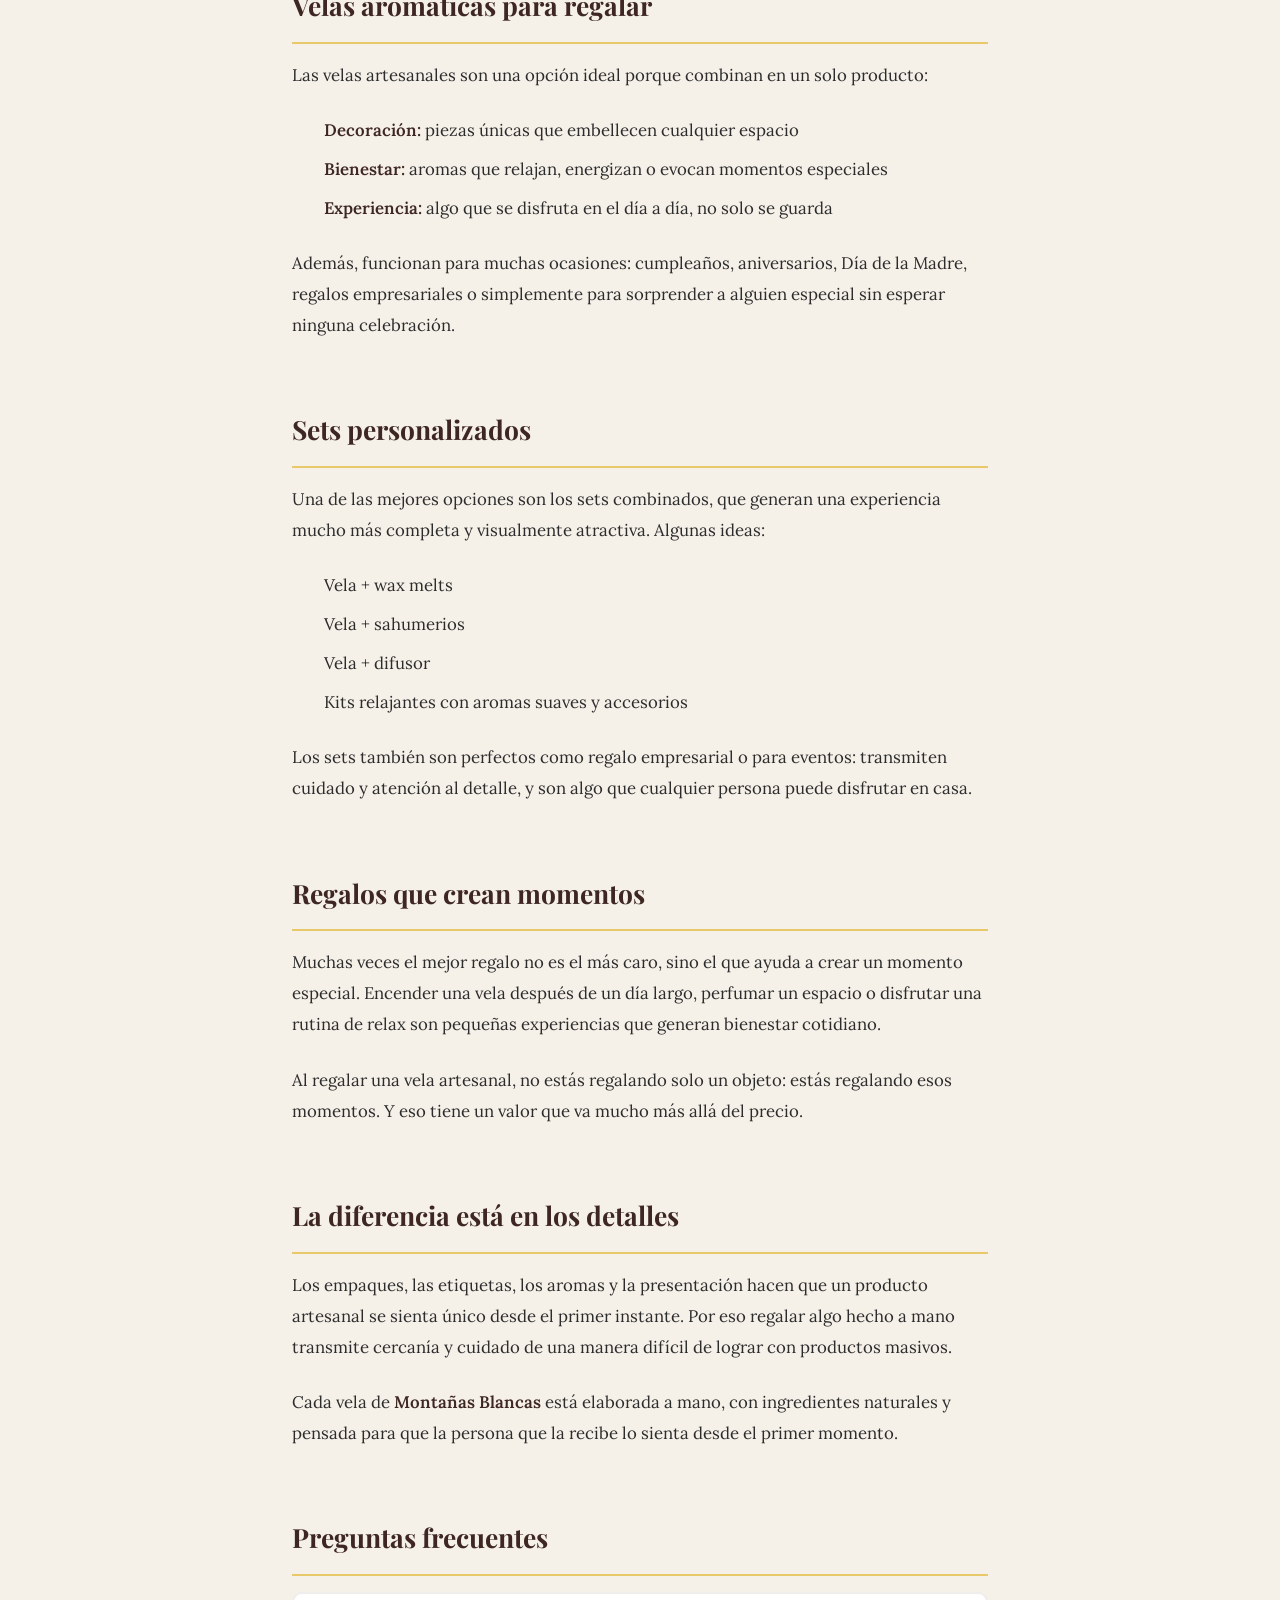
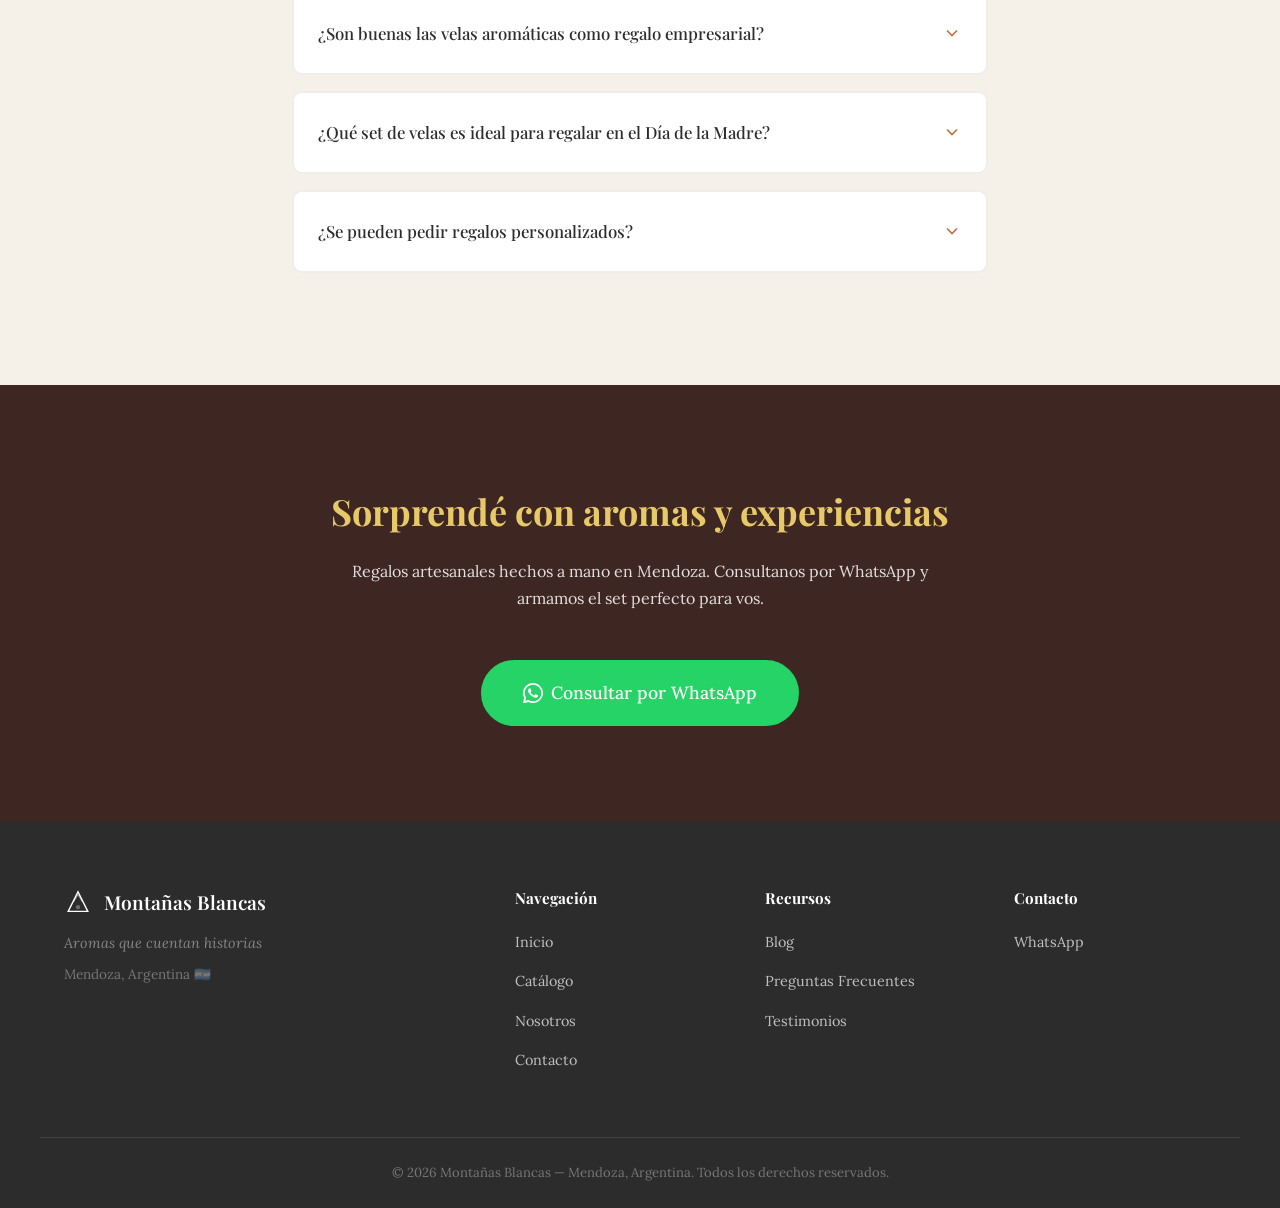
<file: blog/regalos-artesanales-por-que-marcan-la-diferencia.html>
<!DOCTYPE html>
<html lang="es-AR">
<head>
  <meta charset="UTF-8" />
  <meta name="viewport" content="width=device-width, initial-scale=1.0" />

  <title>Regalos artesanales: por qué marcan la diferencia — Montañas Blancas</title>
  <meta name="description" content="Descubrí por qué los regalos artesanales transmiten emociones únicas y cómo sorprender con sets de velas, aromas y decoración hecha a mano." />
  <meta name="author" content="Montañas Blancas" />
  <meta name="robots" content="index, follow" />
  <link rel="canonical" href="https://www.xn--montaasblancas-unb.com/blog/regalos-artesanales-por-que-marcan-la-diferencia.html" />

  <!-- Favicon -->
  <link rel="icon" href="/favicon.svg" type="image/svg+xml" />
  <link rel="apple-touch-icon" href="/favicon.svg" />

  <!-- Open Graph -->
  <meta property="og:type" content="article" />
  <meta property="og:title" content="Regalos artesanales: por qué marcan la diferencia" />
  <meta property="og:description" content="Descubrí por qué los regalos artesanales transmiten emociones únicas y cómo sorprender con sets de velas, aromas y decoración hecha a mano." />
  <meta property="og:image" content="https://www.xn--montaasblancas-unb.com/images/fosforos.png" />
  <meta property="og:url" content="https://www.xn--montaasblancas-unb.com/blog/regalos-artesanales-por-que-marcan-la-diferencia.html" />
  <meta property="og:locale" content="es_AR" />
  <meta property="og:site_name" content="Montañas Blancas" />
  <meta property="article:published_time" content="2026-03-28" />

  <!-- Twitter Card -->
  <meta name="twitter:card" content="summary_large_image" />
  <meta name="twitter:title" content="Regalos artesanales: por qué marcan la diferencia" />
  <meta name="twitter:description" content="Descubrí por qué los regalos artesanales transmiten emociones únicas y cómo sorprender con sets de velas y aromas." />
  <meta name="twitter:image" content="https://www.xn--montaasblancas-unb.com/images/fosforos.png" />

  <!-- Fonts: async -->
  <link rel="preconnect" href="https://fonts.googleapis.com" />
  <link rel="preconnect" href="https://fonts.gstatic.com" crossorigin />
  <link rel="preload" href="https://fonts.googleapis.com/css2?family=Playfair+Display:ital,wght@0,400;0,500;0,600;0,700;1,400;1,500&family=Lora:ital,wght@0,400;0,500;0,600;1,400;1,500&display=swap" as="style" onload="this.onload=null;this.rel='stylesheet'" />
  <noscript><link href="https://fonts.googleapis.com/css2?family=Playfair+Display:ital,wght@0,400;0,500;0,600;0,700;1,400;1,500&family=Lora:ital,wght@0,400;0,500;0,600;1,400;1,500&display=swap" rel="stylesheet" /></noscript>

  <link rel="stylesheet" href="../style.css" />

  <!-- Structured Data: BlogPosting -->
  <script type="application/ld+json">
  {
    "@context": "https://schema.org",
    "@type": "BlogPosting",
    "headline": "Regalos artesanales: por qué marcan la diferencia",
    "description": "Descubrí por qué los regalos artesanales transmiten emociones únicas y cómo sorprender con sets de velas, aromas y decoración hecha a mano.",
    "image": "https://www.xn--montaasblancas-unb.com/images/fosforos.png",
    "datePublished": "2026-03-28",
    "inLanguage": "es-AR",
    "keywords": "regalos artesanales, velas para regalar, sets de velas, regalo original Mendoza, regalos empresariales artesanales, velas aromáticas regalo",
    "articleSection": "Regalos y ocasiones especiales",
    "mainEntityOfPage": {
      "@type": "WebPage",
      "@id": "https://www.xn--montaasblancas-unb.com/blog/regalos-artesanales-por-que-marcan-la-diferencia.html"
    },
    "author": { "@type": "Organization", "name": "Montañas Blancas", "url": "https://www.xn--montaasblancas-unb.com" },
    "publisher": {
      "@type": "Organization",
      "name": "Montañas Blancas",
      "url": "https://www.xn--montaasblancas-unb.com"
    },
    "url": "https://www.xn--montaasblancas-unb.com/blog/regalos-artesanales-por-que-marcan-la-diferencia.html"
  }
  </script>
</head>
<body>

  <!-- ========== NAVBAR ========== -->
  <header id="navbar" class="navbar" role="banner">
    <div class="navbar__container">
      <a href="/" class="navbar__logo" aria-label="Ir al inicio">
        <svg class="navbar__logo-icon" viewBox="0 0 40 40" fill="none" xmlns="http://www.w3.org/2000/svg" aria-hidden="true">
          <path d="M20 4L6 32h28L20 4z" stroke="currentColor" stroke-width="2" fill="none"/>
          <path d="M14 18L20 8l6 10" stroke="currentColor" stroke-width="1.5" fill="none" opacity="0.5"/>
          <circle cx="20" cy="26" r="3" fill="currentColor" opacity="0.3"/>
        </svg>
        <span class="navbar__brand">Montañas Blancas</span>
      </a>

      <nav class="navbar__nav" id="nav-menu" role="navigation" aria-label="Navegación principal">
        <ul class="navbar__links">
          <li><a href="/" class="navbar__link">Inicio</a></li>
          <li><a href="/#catalogo" class="navbar__link">Catálogo</a></li>
          <li><a href="/#nosotros" class="navbar__link">Nosotros</a></li>
          <li><a href="/#testimonios" class="navbar__link">Testimonios</a></li>
          <li><a href="/#blog" class="navbar__link active">Blog</a></li>
          <li><a href="/#faq" class="navbar__link">FAQ</a></li>
          <li><a href="/#contacto" class="navbar__link">Contacto</a></li>
        </ul>
      </nav>

      <div class="navbar__actions">
        <button class="navbar__hamburger" id="hamburger-btn" aria-label="Abrir menú" aria-expanded="false" aria-controls="nav-menu">
          <span class="navbar__hamburger-line"></span>
          <span class="navbar__hamburger-line"></span>
          <span class="navbar__hamburger-line"></span>
        </button>
      </div>
    </div>
  </header>

  <!-- ========== BLOG POST ========== -->
  <div class="blog-post__hero">
    <header class="blog-post__header">
      <a href="/#blog" class="blog-post__back" aria-label="Volver al blog">
        <svg viewBox="0 0 24 24" fill="none" stroke="currentColor" stroke-width="2" width="16" height="16"><path d="M15 18l-6-6 6-6"/></svg>
        Volver al blog
      </a>
      <span class="blog-post__category">Inspiración</span>
      <h1 class="blog-post__title">Regalos artesanales: por qué marcan la diferencia</h1>
      <p class="blog-post__meta">
        <time datetime="2026-03-28">28 de Marzo, 2026</time> · Montañas Blancas
      </p>
    </header>

    <div class="blog-post__cover">
      <img src="../images/fosforos.png" alt="Fósforos artesanales junto a velas aromáticas Montañas Blancas" width="640" height="640" loading="eager" />
    </div>
  </div>

  <main>
    <article class="blog-post__body">

      <p><strong>Los regalos artesanales son objetos elaborados a mano</strong>, con materiales cuidadosamente seleccionados y sin producción en serie. A diferencia de los regalos industriales, transmiten dedicación, cercanía y la historia de quien los creó. Por eso generan una emoción distinta desde el primer momento.</p>

      <p>Por eso cada vez más personas los eligen cuando quieren sorprender de una forma genuinamente especial, ya sea para un cumpleaños, un aniversario o simplemente para demostrar que hubo intención detrás del regalo.</p>

      <h2>Un regalo con intención</h2>
      <p>Un producto artesanal no es simplemente un objeto. Detrás de cada detalle hay tiempo, creatividad, dedicación y una historia. Eso convierte al regalo en algo mucho más significativo que cualquier producto fabricado en serie.</p>
      <p>Cuando alguien recibe algo hecho a mano, siente que hubo una persona detrás que pensó en cada paso del proceso. Esa intención se percibe, y es difícil de replicar con un regalo estándar.</p>

      <h2>Velas aromáticas para regalar</h2>
      <p>Las velas artesanales son una opción ideal porque combinan en un solo producto:</p>
      <ul>
        <li><strong>Decoración:</strong> piezas únicas que embellecen cualquier espacio</li>
        <li><strong>Bienestar:</strong> aromas que relajan, energizan o evocan momentos especiales</li>
        <li><strong>Experiencia:</strong> algo que se disfruta en el día a día, no solo se guarda</li>
      </ul>
      <p>Además, funcionan para muchas ocasiones: cumpleaños, aniversarios, Día de la Madre, regalos empresariales o simplemente para sorprender a alguien especial sin esperar ninguna celebración.</p>

      <h2>Sets personalizados</h2>
      <p>Una de las mejores opciones son los sets combinados, que generan una experiencia mucho más completa y visualmente atractiva. Algunas ideas:</p>
      <ul>
        <li>Vela + wax melts</li>
        <li>Vela + sahumerios</li>
        <li>Vela + difusor</li>
        <li>Kits relajantes con aromas suaves y accesorios</li>
      </ul>
      <p>Los sets también son perfectos como regalo empresarial o para eventos: transmiten cuidado y atención al detalle, y son algo que cualquier persona puede disfrutar en casa.</p>

      <h2>Regalos que crean momentos</h2>
      <p>Muchas veces el mejor regalo no es el más caro, sino el que ayuda a crear un momento especial. Encender una vela después de un día largo, perfumar un espacio o disfrutar una rutina de relax son pequeñas experiencias que generan bienestar cotidiano.</p>
      <p>Al regalar una vela artesanal, no estás regalando solo un objeto: estás regalando esos momentos. Y eso tiene un valor que va mucho más allá del precio.</p>

      <h2>La diferencia está en los detalles</h2>
      <p>Los empaques, las etiquetas, los aromas y la presentación hacen que un producto artesanal se sienta único desde el primer instante. Por eso regalar algo hecho a mano transmite cercanía y cuidado de una manera difícil de lograr con productos masivos.</p>
      <p>Cada vela de <strong>Montañas Blancas</strong> está elaborada a mano, con ingredientes naturales y pensada para que la persona que la recibe lo sienta desde el primer momento.</p>

      <h2>Preguntas frecuentes</h2>

      <details class="faq__item">
        <summary class="faq__question">
          <span>¿Son buenas las velas aromáticas como regalo empresarial?</span>
          <svg class="faq__chevron" viewBox="0 0 24 24" fill="none" stroke="currentColor" stroke-width="2" width="20" height="20"><path d="M6 9l6 6 6-6"/></svg>
        </summary>
        <div class="faq__answer">
          <p>Sí. Las velas aromáticas artesanales son una opción muy valorada como regalo empresarial. Son elegantes, funcionales y se pueden personalizar con aromas y empaques acordes a la imagen de la empresa. Además, son algo que cualquier persona puede disfrutar en casa.</p>
        </div>
      </details>

      <details class="faq__item">
        <summary class="faq__question">
          <span>¿Qué set de velas es ideal para regalar en el Día de la Madre?</span>
          <svg class="faq__chevron" viewBox="0 0 24 24" fill="none" stroke="currentColor" stroke-width="2" width="20" height="20"><path d="M6 9l6 6 6-6"/></svg>
        </summary>
        <div class="faq__answer">
          <p>Un set con una vela aromática y wax melts de aromas relajantes como lavanda, jazmín o vainilla es una opción muy completa. Combiná contenedores decorativos con fragancias suaves y tenés un regalo memorable, útil y artesanal.</p>
        </div>
      </details>

      <details class="faq__item">
        <summary class="faq__question">
          <span>¿Se pueden pedir regalos personalizados?</span>
          <svg class="faq__chevron" viewBox="0 0 24 24" fill="none" stroke="currentColor" stroke-width="2" width="20" height="20"><path d="M6 9l6 6 6-6"/></svg>
        </summary>
        <div class="faq__answer">
          <p>Sí. En Montañas Blancas podemos armar combos personalizados según el aroma, el tipo de contenedor y la ocasión. Escribinos por WhatsApp y te asesoramos para crear el regalo ideal.</p>
        </div>
      </details>

    </article>
  </main>

  <!-- ========== CTA ========== -->
  <section class="blog-post__cta-section">
    <h2>Sorprendé con aromas y experiencias</h2>
    <p>Regalos artesanales hechos a mano en Mendoza. Consultanos por WhatsApp y armamos el set perfecto para vos.</p>
    <a href="https://wa.me/5492616534503?text=Hola!%20Quiero%20consultar%20sobre%20sets%20de%20regalo%20de%20Monta%C3%B1as%20Blancas" target="_blank" rel="noopener noreferrer" class="btn btn--whatsapp btn--large">
      <svg viewBox="0 0 24 24" fill="currentColor" width="20" height="20"><path d="M17.472 14.382c-.297-.149-1.758-.867-2.03-.967-.273-.099-.471-.148-.67.15-.197.297-.767.966-.94 1.164-.173.199-.347.223-.644.075-.297-.15-1.255-.463-2.39-1.475-.883-.788-1.48-1.761-1.653-2.059-.173-.297-.018-.458.13-.606.134-.133.298-.347.446-.52.149-.174.198-.298.298-.497.099-.198.05-.371-.025-.52-.075-.149-.669-1.612-.916-2.207-.242-.579-.487-.5-.669-.51-.173-.008-.371-.01-.57-.01-.198 0-.52.074-.792.372-.272.297-1.04 1.016-1.04 2.479 0 1.462 1.065 2.875 1.213 3.074.149.198 2.096 3.2 5.077 4.487.709.306 1.262.489 1.694.625.712.227 1.36.195 1.871.118.571-.085 1.758-.719 2.006-1.413.248-.694.248-1.289.173-1.413-.074-.124-.272-.198-.57-.347z"/><path d="M12 0C5.373 0 0 5.373 0 12c0 2.025.507 3.932 1.395 5.608L.048 23.64a.5.5 0 00.612.612l5.994-1.33A11.955 11.955 0 0012 24c6.627 0 12-5.373 12-12S18.627 0 12 0zm0 22c-1.85 0-3.59-.508-5.074-1.388l-.364-.216-3.773.838.856-3.812-.236-.376A9.94 9.94 0 012 12C2 6.486 6.486 2 12 2s10 4.486 10 10-4.486 10-10 10z"/></svg>
      Consultar por WhatsApp
    </a>
  </section>

  <!-- ========== FOOTER ========== -->
  <footer class="footer" role="contentinfo">
    <div class="container footer__grid">
      <div class="footer__brand">
        <div class="footer__logo">
          <svg class="navbar__logo-icon" viewBox="0 0 40 40" fill="none" xmlns="http://www.w3.org/2000/svg" aria-hidden="true">
            <path d="M20 4L6 32h28L20 4z" stroke="currentColor" stroke-width="2" fill="none"/>
            <path d="M14 18L20 8l6 10" stroke="currentColor" stroke-width="1.5" fill="none" opacity="0.5"/>
            <circle cx="20" cy="26" r="3" fill="currentColor" opacity="0.3"/>
          </svg>
          <span>Montañas Blancas</span>
        </div>
        <p class="footer__tagline">Aromas que cuentan historias</p>
        <p class="footer__location">Mendoza, Argentina 🇦🇷</p>
      </div>
      <div class="footer__links">
        <h4>Navegación</h4>
        <ul>
          <li><a href="/">Inicio</a></li>
          <li><a href="/#catalogo">Catálogo</a></li>
          <li><a href="/#nosotros">Nosotros</a></li>
          <li><a href="/#contacto">Contacto</a></li>
        </ul>
      </div>
      <div class="footer__links">
        <h4>Recursos</h4>
        <ul>
          <li><a href="/#blog">Blog</a></li>
          <li><a href="/#faq">Preguntas Frecuentes</a></li>
          <li><a href="/#testimonios">Testimonios</a></li>
        </ul>
      </div>
      <div class="footer__links">
        <h4>Contacto</h4>
        <ul>
          <li><a href="https://wa.me/5492616534503" target="_blank" rel="noopener noreferrer">WhatsApp</a></li>
        </ul>
      </div>
    </div>
    <div class="footer__bottom">
      <p>&copy; 2026 Montañas Blancas — Mendoza, Argentina. Todos los derechos reservados.</p>
    </div>
  </footer>

  <!-- Back to Top -->
  <button class="back-to-top" id="back-to-top" aria-label="Volver al inicio">
    <svg viewBox="0 0 24 24" fill="none" stroke="currentColor" stroke-width="2.5" width="20" height="20">
      <path d="M12 19V5M5 12l7-7 7 7"/>
    </svg>
  </button>

  <!-- WhatsApp Float -->
  <a href="https://wa.me/5492616534503?text=Hola!%20Quiero%20consultar%20sobre%20los%20productos%20de%20Monta%C3%B1as%20Blancas" target="_blank" rel="noopener noreferrer" class="whatsapp-float" aria-label="Contactar por WhatsApp">
    <svg viewBox="0 0 24 24" fill="currentColor" width="28" height="28"><path d="M17.472 14.382c-.297-.149-1.758-.867-2.03-.967-.273-.099-.471-.148-.67.15-.197.297-.767.966-.94 1.164-.173.199-.347.223-.644.075-.297-.15-1.255-.463-2.39-1.475-.883-.788-1.48-1.761-1.653-2.059-.173-.297-.018-.458.13-.606.134-.133.298-.347.446-.52.149-.174.198-.298.298-.497.099-.198.05-.371-.025-.52-.075-.149-.669-1.612-.916-2.207-.242-.579-.487-.5-.669-.51-.173-.008-.371-.01-.57-.01-.198 0-.52.074-.792.372-.272.297-1.04 1.016-1.04 2.479 0 1.462 1.065 2.875 1.213 3.074.149.198 2.096 3.2 5.077 4.487.709.306 1.262.489 1.694.625.712.227 1.36.195 1.871.118.571-.085 1.758-.719 2.006-1.413.248-.694.248-1.289.173-1.413-.074-.124-.272-.198-.57-.347z"/><path d="M12 0C5.373 0 0 5.373 0 12c0 2.025.507 3.932 1.395 5.608L.048 23.64a.5.5 0 00.612.612l5.994-1.33A11.955 11.955 0 0012 24c6.627 0 12-5.373 12-12S18.627 0 12 0zm0 22c-1.85 0-3.59-.508-5.074-1.388l-.364-.216-3.773.838.856-3.812-.236-.376A9.94 9.94 0 012 12C2 6.486 6.486 2 12 2s10 4.486 10 10-4.486 10-10 10z"/></svg>
  </a>

  <script src="../main.js"></script>
</body>
</html>
</file>
<file: style.css>
/* ============================================================
   MONTAÑAS BLANCAS — Design System
   Estilo: Rústico / Artesanal
   ============================================================ */

/* ---------- CSS Custom Properties ---------- */
:root {
  /* Colors */
  --color-cream: #F5F0E8;
  --color-cream-light: #FAF7F2;
  --color-warm-brown: #8B6914;
  --color-dark-brown: #3E2723;
  --color-terracotta: #C4703F;
  --color-terracotta-dark: #A85A30;
  --color-sage: #A8B5A0;
  --color-sage-light: #C5CFC0;
  --color-gold: #D4A847;
  --color-gold-light: #E8C96A;
  --color-charcoal: #2C2C2C;
  --color-white: #FFFFFF;
  --color-black: #1A1A1A;
  --color-whatsapp: #25D366;
  --color-whatsapp-dark: #1EBE57;

  /* Typography */
  --font-heading: 'Playfair Display', 'Georgia', serif;
  --font-body: 'Lora', 'Georgia', serif;

  /* Spacing */
  --space-xs: 0.5rem;
  --space-sm: 0.75rem;
  --space-md: 1rem;
  --space-lg: 1.5rem;
  --space-xl: 2rem;
  --space-2xl: 3rem;
  --space-3xl: 4rem;
  --space-4xl: 6rem;

  /* Borders */
  --radius-sm: 6px;
  --radius-md: 10px;
  --radius-lg: 16px;
  --radius-xl: 24px;
  --radius-full: 9999px;

  /* Shadows */
  --shadow-sm: 0 2px 8px rgba(62, 39, 35, 0.06);
  --shadow-md: 0 4px 20px rgba(62, 39, 35, 0.08);
  --shadow-lg: 0 8px 40px rgba(62, 39, 35, 0.12);
  --shadow-warm: 0 4px 20px rgba(196, 112, 63, 0.15);

  /* Transitions */
  --transition-fast: 0.2s ease;
  --transition-base: 0.3s ease;
  --transition-slow: 0.5s ease;

  /* Layout */
  --max-width: 1200px;
  --navbar-height: 72px;
}

/* ---------- Reset & Base ---------- */
*,
*::before,
*::after {
  margin: 0;
  padding: 0;
  box-sizing: border-box;
}

html {
  scroll-behavior: smooth;
  scroll-padding-top: var(--navbar-height);
  font-size: 16px;
  -webkit-font-smoothing: antialiased;
  -moz-osx-font-smoothing: grayscale;
}

body {
  font-family: var(--font-body);
  color: var(--color-dark-brown);
  background-color: var(--color-cream);
  line-height: 1.7;
  overflow-x: hidden;
}

img {
  max-width: 100%;
  height: auto;
  display: block;
}

a {
  color: inherit;
  text-decoration: none;
  transition: color var(--transition-fast);
}

ul, ol {
  list-style: none;
}

button {
  border: none;
  background: none;
  cursor: pointer;
  font-family: inherit;
  font-size: inherit;
  color: inherit;
}

::selection {
  background-color: var(--color-terracotta);
  color: var(--color-white);
}

/* ---------- Utility Classes ---------- */
.container {
  max-width: var(--max-width);
  margin: 0 auto;
  padding: 0 var(--space-lg);
}

.section {
  padding: var(--space-4xl) 0;
}

.section--alt {
  background-color: var(--color-cream-light);
}

.section__header {
  text-align: center;
  max-width: 640px;
  margin: 0 auto var(--space-3xl);
}

.section__tagline {
  font-family: var(--font-body);
  font-style: italic;
  color: var(--color-terracotta);
  font-size: 0.95rem;
  letter-spacing: 0.05em;
  margin-bottom: var(--space-xs);
}

.section__title {
  font-family: var(--font-heading);
  font-size: clamp(1.8rem, 4vw, 2.6rem);
  font-weight: 600;
  color: var(--color-dark-brown);
  margin-bottom: var(--space-md);
  position: relative;
}

.section__title::after {
  content: '';
  display: block;
  width: 60px;
  height: 3px;
  background: linear-gradient(90deg, var(--color-terracotta), var(--color-gold));
  margin: var(--space-md) auto 0;
  border-radius: var(--radius-full);
}

.section__description {
  font-size: 1.05rem;
  color: rgba(62, 39, 35, 0.7);
  line-height: 1.8;
}

/* ---------- Buttons ---------- */
.btn {
  display: inline-flex;
  align-items: center;
  justify-content: center;
  gap: var(--space-xs);
  padding: 0.8rem 1.8rem;
  border-radius: var(--radius-full);
  font-family: var(--font-body);
  font-size: 0.95rem;
  font-weight: 500;
  cursor: pointer;
  transition: all var(--transition-base);
  border: 2px solid transparent;
  text-decoration: none;
  white-space: nowrap;
}

.btn--primary {
  background: linear-gradient(135deg, var(--color-terracotta), var(--color-terracotta-dark));
  color: var(--color-white);
  border-color: var(--color-terracotta);
}

.btn--primary:hover {
  background: linear-gradient(135deg, var(--color-terracotta-dark), var(--color-terracotta));
  transform: translateY(-2px);
  box-shadow: var(--shadow-warm);
}

.btn--outline {
  background: transparent;
  color: var(--color-white);
  border-color: rgba(255, 255, 255, 0.6);
}

.btn--outline:hover {
  background: rgba(255, 255, 255, 0.1);
  border-color: var(--color-white);
  transform: translateY(-2px);
}

.btn--whatsapp {
  background: var(--color-whatsapp);
  color: var(--color-white);
  border-color: var(--color-whatsapp);
  font-size: 0.85rem;
  padding: 0.6rem 1.2rem;
}

.btn--whatsapp:hover {
  background: var(--color-whatsapp-dark);
  transform: translateY(-2px);
  box-shadow: 0 4px 15px rgba(37, 211, 102, 0.3);
}

.btn--large {
  font-size: 1.1rem;
  padding: 1rem 2.5rem;
}

/* ============================================================
   NAVBAR
   ============================================================ */
.navbar {
  position: fixed;
  top: 0;
  left: 0;
  right: 0;
  z-index: 1000;
  height: var(--navbar-height);
  background: transparent;
  transition: all var(--transition-base);
}

/* backdrop-filter va en ::before para no crear un containing block
   para .navbar__nav (position: fixed), lo que rompería el menú mobile */
.navbar.scrolled::before {
  content: '';
  position: absolute;
  inset: 0;
  background: rgba(245, 240, 232, 0.95);
  backdrop-filter: blur(12px);
  -webkit-backdrop-filter: blur(12px);
  z-index: -1;
}

.navbar.scrolled {
  box-shadow: var(--shadow-sm);
}

.navbar.scrolled .navbar__brand,
.navbar.scrolled .navbar__link,
.navbar.scrolled .navbar__social,
.navbar.scrolled .navbar__hamburger-line {
  color: var(--color-dark-brown);
}

.navbar.scrolled .navbar__hamburger-line {
  background-color: var(--color-dark-brown);
}

.navbar__container {
  max-width: var(--max-width);
  margin: 0 auto;
  padding: 0 var(--space-lg);
  display: flex;
  align-items: center;
  justify-content: space-between;
  height: 100%;
}

.navbar__logo {
  display: flex;
  align-items: center;
  gap: var(--space-sm);
  font-family: var(--font-heading);
  font-size: 1.25rem;
  font-weight: 600;
  color: var(--color-white);
  transition: color var(--transition-base);
  z-index: 1001;
}

.navbar__logo-icon {
  width: 32px;
  height: 32px;
}

.navbar__brand {
  color: inherit;
}

.navbar__nav {
  display: flex;
}

.navbar__links {
  display: flex;
  align-items: center;
  gap: var(--space-xl);
}

.navbar__link {
  font-family: var(--font-body);
  font-size: 0.9rem;
  color: rgba(255, 255, 255, 0.9);
  position: relative;
  padding: var(--space-xs) 0;
  transition: color var(--transition-fast);
}

.navbar__link::after {
  content: '';
  position: absolute;
  bottom: 0;
  left: 0;
  width: 0;
  height: 2px;
  background: var(--color-terracotta);
  transition: width var(--transition-base);
  border-radius: var(--radius-full);
}

.navbar__link:hover::after,
.navbar__link.active::after {
  width: 100%;
}

.navbar__actions {
  display: flex;
  align-items: center;
  gap: var(--space-md);
  z-index: 1001;
}

.navbar__social {
  color: rgba(255, 255, 255, 0.9);
  transition: all var(--transition-fast);
  display: flex;
}

.navbar__social:hover {
  color: var(--color-terracotta);
  transform: scale(1.1);
}

/* Hamburger */
.navbar__hamburger {
  display: none;
  flex-direction: column;
  gap: 5px;
  padding: 4px;
}

.navbar__hamburger-line {
  width: 24px;
  height: 2px;
  background-color: var(--color-white);
  border-radius: var(--radius-full);
  transition: all var(--transition-base);
}

.navbar__hamburger.open .navbar__hamburger-line:nth-child(1) {
  transform: translateY(7px) rotate(45deg);
}

.navbar__hamburger.open .navbar__hamburger-line:nth-child(2) {
  opacity: 0;
}

.navbar__hamburger.open .navbar__hamburger-line:nth-child(3) {
  transform: translateY(-7px) rotate(-45deg);
}

/* ============================================================
   HERO
   ============================================================ */
.hero {
  position: relative;
  height: 100vh;
  min-height: 600px;
  display: flex;
  align-items: center;
  justify-content: center;
  background-image: url('images/hero.png');
  background-image: image-set(
    url('images/hero.webp') type('image/webp'),
    url('images/hero.png') type('image/png')
  );
  background-size: cover;
  background-position: center;
}

.hero__overlay {
  position: absolute;
  inset: 0;
  background: linear-gradient(
    180deg,
    rgba(26, 26, 26, 0.5) 0%,
    rgba(62, 39, 35, 0.65) 50%,
    rgba(44, 44, 44, 0.7) 100%
  );
}

.hero__content {
  position: relative;
  text-align: center;
  color: var(--color-white);
  padding: var(--space-xl);
  max-width: 700px;
}

.hero__tagline {
  font-family: var(--font-body);
  font-style: italic;
  font-size: 1rem;
  letter-spacing: 0.15em;
  text-transform: uppercase;
  opacity: 0.85;
  margin-bottom: var(--space-md);
}

.hero__title {
  font-family: var(--font-heading);
  font-size: clamp(2.5rem, 7vw, 4.5rem);
  font-weight: 700;
  line-height: 1.1;
  margin-bottom: var(--space-md);
  text-shadow: 0 2px 20px rgba(0, 0, 0, 0.3);
}

.hero__subtitle {
  font-family: var(--font-body);
  font-style: italic;
  font-size: clamp(1.1rem, 2.5vw, 1.4rem);
  opacity: 0.9;
  margin-bottom: var(--space-2xl);
  letter-spacing: 0.02em;
}

.hero__cta {
  display: flex;
  gap: var(--space-md);
  justify-content: center;
  flex-wrap: wrap;
}

.hero__scroll-indicator {
  position: absolute;
  bottom: var(--space-2xl);
  left: 50%;
  transform: translateX(-50%);
  color: rgba(255, 255, 255, 0.6);
  animation: bounce 2s ease-in-out infinite;
}

@keyframes bounce {
  0%, 100% { transform: translateX(-50%) translateY(0); }
  50% { transform: translateX(-50%) translateY(10px); }
}

/* ============================================================
   CATALOG
   ============================================================ */
.catalog__filters {
  display: flex;
  justify-content: center;
  gap: var(--space-sm);
  margin-bottom: var(--space-2xl);
  flex-wrap: wrap;
}

.catalog__filter {
  font-family: var(--font-body);
  font-size: 0.9rem;
  padding: 0.6rem 1.4rem;
  border-radius: var(--radius-full);
  border: 2px solid rgba(62, 39, 35, 0.15);
  background: transparent;
  color: var(--color-dark-brown);
  transition: all var(--transition-base);
  cursor: pointer;
}

.catalog__filter:hover {
  border-color: var(--color-terracotta);
  color: var(--color-terracotta);
}

.catalog__filter.active {
  background: var(--color-terracotta);
  border-color: var(--color-terracotta);
  color: var(--color-white);
}

.catalog__grid {
  display: grid;
  grid-template-columns: repeat(auto-fill, minmax(320px, 1fr));
  gap: var(--space-xl);
}

/* Product Cards */
.product-card {
  background: var(--color-white);
  border-radius: var(--radius-lg);
  overflow: hidden;
  box-shadow: var(--shadow-sm);
  transition: all var(--transition-base);
  display: flex;
  flex-direction: column;
}

.product-card:hover {
  transform: translateY(-6px);
  box-shadow: var(--shadow-lg);
}

.product-card.hidden {
  display: none;
}

.product-card__image-wrapper {
  position: relative;
  overflow: hidden;
  aspect-ratio: 1 / 1;
  background: var(--color-cream);
}

.product-card__image {
  width: 100%;
  height: 100%;
  object-fit: cover;
  object-position: center 55%;
  transition: transform var(--transition-slow);
}

.product-card:hover .product-card__image {
  transform: scale(1.05);
}

.product-card__badge {
  position: absolute;
  top: var(--space-md);
  left: var(--space-md);
  background: var(--color-terracotta);
  color: var(--color-white);
  padding: 0.3rem 0.8rem;
  border-radius: var(--radius-full);
  font-size: 0.75rem;
  font-weight: 600;
  letter-spacing: 0.05em;
  text-transform: uppercase;
}

.product-card__badge.badge--new {
  background: var(--color-gold);
  color: var(--color-dark-brown);
}

/* Product image carousel (multiple photos per card) */
.product-card__carousel {
  position: relative;
  width: 100%;
  height: 100%;
}

.product-card__carousel-img {
  position: absolute;
  inset: 0;
  width: 100%;
  height: 100%;
  object-fit: cover;
  object-position: center;
  opacity: 0;
  transition: opacity 0.35s ease, transform var(--transition-slow);
}

.product-card__carousel-img.active {
  opacity: 1;
}

.product-card:hover .product-card__carousel-img.active {
  transform: scale(1.05);
}

.product-card__carousel-dots {
  position: absolute;
  bottom: var(--space-sm);
  left: 50%;
  transform: translateX(-50%);
  display: flex;
  gap: 5px;
  z-index: 2;
}

.product-card__carousel-dot {
  width: 7px;
  height: 7px;
  border-radius: var(--radius-full);
  background: rgba(255, 255, 255, 0.5);
  border: none;
  cursor: pointer;
  padding: 0;
  transition: background var(--transition-fast), transform var(--transition-fast);
}

.product-card__carousel-dot.active {
  background: var(--color-white);
  transform: scale(1.3);
}

.product-card__badge {
  z-index: 3;
}

.product-card__body {
  padding: var(--space-lg);
  display: flex;
  flex-direction: column;
  flex: 1;
}

.product-card__title {
  font-family: var(--font-heading);
  font-size: 1.15rem;
  font-weight: 600;
  color: var(--color-dark-brown);
  margin-bottom: var(--space-xs);
  line-height: 1.4;
}

.product-card__description {
  font-size: 0.9rem;
  color: rgba(62, 39, 35, 0.65);
  line-height: 1.6;
  margin-bottom: var(--space-lg);
  flex: 1;
}

.product-card__footer {
  display: flex;
  align-items: center;
  justify-content: space-between;
  gap: var(--space-md);
  margin-top: auto;
}

.product-card__price {
  font-family: var(--font-heading);
  font-size: 1.3rem;
  font-weight: 700;
  color: var(--color-terracotta);
}

.product-card__variants {
  display: flex;
  flex-direction: column;
  gap: 0.4rem;
  margin-bottom: var(--space-lg);
  padding: var(--space-sm) var(--space-md);
  background: linear-gradient(135deg, rgba(196, 112, 63, 0.05), rgba(212, 168, 71, 0.05));
  border-radius: var(--radius-sm);
  border-left: 3px solid var(--color-terracotta);
}

.product-card__variant {
  font-size: 0.82rem;
  color: rgba(62, 39, 35, 0.7);
  line-height: 1.5;
}

.product-card__variant strong {
  color: var(--color-terracotta);
  font-weight: 600;
}

/* ============================================================
   ABOUT
   ============================================================ */
.about__grid {
  display: grid;
  grid-template-columns: 1fr 1fr;
  gap: var(--space-3xl);
  align-items: center;
}

.about__image-wrapper {
  border-radius: var(--radius-lg);
  overflow: hidden;
  box-shadow: var(--shadow-lg);
  position: relative;
}

.about__image-wrapper::after {
  content: '';
  position: absolute;
  inset: 0;
  border: 3px solid rgba(212, 168, 71, 0.2);
  border-radius: var(--radius-lg);
  pointer-events: none;
}

.about__image {
  width: 100%;
  height: 100%;
  object-fit: cover;
  aspect-ratio: 4 / 5;
}

.about__content .section__tagline,
.about__content .section__title {
  text-align: left;
}

.about__content .section__title::after {
  margin: var(--space-md) 0 0;
}

.about__text {
  font-size: 1rem;
  color: rgba(62, 39, 35, 0.75);
  margin-bottom: var(--space-md);
  line-height: 1.8;
}

.about__values {
  display: grid;
  grid-template-columns: repeat(3, 1fr);
  gap: var(--space-lg);
  margin-top: var(--space-2xl);
}

.about__value {
  text-align: center;
}

.about__value-icon {
  width: 56px;
  height: 56px;
  margin: 0 auto var(--space-sm);
  display: flex;
  align-items: center;
  justify-content: center;
  background: linear-gradient(135deg, rgba(196, 112, 63, 0.1), rgba(212, 168, 71, 0.1));
  border-radius: var(--radius-md);
  color: var(--color-terracotta);
}

.about__value h3 {
  font-family: var(--font-heading);
  font-size: 1rem;
  font-weight: 600;
  margin-bottom: 0.2rem;
}

.about__value p {
  font-size: 0.82rem;
  color: rgba(62, 39, 35, 0.6);
}

/* ============================================================
   TESTIMONIALS
   ============================================================ */
.testimonials__carousel {
  max-width: 800px;
  margin: 0 auto;
  overflow: hidden;
  position: relative;
}

.testimonials__track {
  display: flex;
  transition: transform var(--transition-slow);
}

.testimonial-card {
  min-width: 100%;
  padding: var(--space-2xl) var(--space-xl);
  text-align: center;
}

.testimonial-card__stars {
  color: var(--color-gold);
  font-size: 1.3rem;
  margin-bottom: var(--space-lg);
  letter-spacing: 0.1em;
}

.testimonial-card__text {
  font-family: var(--font-body);
  font-style: italic;
  font-size: 1.1rem;
  line-height: 1.8;
  color: var(--color-dark-brown);
  margin-bottom: var(--space-xl);
  max-width: 600px;
  margin-left: auto;
  margin-right: auto;
}

.testimonial-card__author {
  display: flex;
  align-items: center;
  justify-content: center;
  gap: var(--space-md);
}

.testimonial-card__avatar {
  width: 48px;
  height: 48px;
  border-radius: var(--radius-full);
  background: linear-gradient(135deg, var(--color-terracotta), var(--color-gold));
  color: var(--color-white);
  display: flex;
  align-items: center;
  justify-content: center;
  font-family: var(--font-heading);
  font-weight: 600;
  font-size: 0.9rem;
}

.testimonial-card__name {
  font-family: var(--font-heading);
  font-weight: 600;
  color: var(--color-dark-brown);
}

.testimonial-card__location {
  font-size: 0.85rem;
  color: rgba(62, 39, 35, 0.5);
}

.testimonials__controls {
  display: flex;
  align-items: center;
  justify-content: center;
  gap: var(--space-lg);
  margin-top: var(--space-lg);
}

.testimonials__btn {
  width: 40px;
  height: 40px;
  border-radius: var(--radius-full);
  border: 2px solid rgba(62, 39, 35, 0.15);
  display: flex;
  align-items: center;
  justify-content: center;
  color: var(--color-dark-brown);
  transition: all var(--transition-base);
}

.testimonials__btn:hover {
  border-color: var(--color-terracotta);
  color: var(--color-terracotta);
  background: rgba(196, 112, 63, 0.05);
}

.testimonials__dots {
  display: flex;
  gap: var(--space-xs);
}

.testimonials__dot {
  width: 10px;
  height: 10px;
  border-radius: var(--radius-full);
  background: rgba(62, 39, 35, 0.15);
  cursor: pointer;
  transition: all var(--transition-base);
  border: none;
}

.testimonials__dot.active {
  background: var(--color-terracotta);
  width: 28px;
}

/* ============================================================
   BLOG
   ============================================================ */
.blog__grid {
  display: grid;
  grid-template-columns: repeat(auto-fill, minmax(320px, 1fr));
  gap: var(--space-xl);
}

.blog-card {
  background: var(--color-white);
  border-radius: var(--radius-lg);
  overflow: hidden;
  box-shadow: var(--shadow-sm);
  transition: all var(--transition-base);
}

.blog-card:hover {
  transform: translateY(-4px);
  box-shadow: var(--shadow-md);
}

.blog-card__image-wrapper {
  overflow: hidden;
  aspect-ratio: 16 / 10;
}

.blog-card__image {
  width: 100%;
  height: 100%;
  object-fit: cover;
  transition: transform var(--transition-slow);
}

.blog-card:hover .blog-card__image {
  transform: scale(1.05);
}

.blog-card__body {
  padding: var(--space-lg);
}

.blog-card__date {
  font-size: 0.8rem;
  color: var(--color-terracotta);
  font-style: italic;
}

.blog-card__title {
  font-family: var(--font-heading);
  font-size: 1.1rem;
  font-weight: 600;
  color: var(--color-dark-brown);
  margin: var(--space-xs) 0 var(--space-sm);
  line-height: 1.4;
}

.blog-card__excerpt {
  font-size: 0.9rem;
  color: rgba(62, 39, 35, 0.65);
  line-height: 1.7;
  margin-bottom: var(--space-md);
}

.blog-card__title a {
  color: inherit;
  text-decoration: none;
}

.blog-card__title a:hover {
  color: var(--color-terracotta);
}

.blog-card__link {
  font-family: var(--font-body);
  font-size: 0.9rem;
  font-weight: 500;
  color: var(--color-terracotta);
  text-decoration: none;
  transition: color var(--transition-fast);
}

.blog-card:hover .blog-card__link {
  color: var(--color-terracotta-dark);
}

/* ============================================================
   FAQ
   ============================================================ */
.faq__list {
  max-width: 720px;
  margin: 0 auto;
}

.faq__item {
  border: 2px solid rgba(62, 39, 35, 0.08);
  border-radius: var(--radius-md);
  margin-bottom: var(--space-md);
  background: var(--color-white);
  overflow: hidden;
  transition: all var(--transition-base);
}

.faq__item:hover {
  border-color: rgba(196, 112, 63, 0.2);
}

.faq__item[open] {
  border-color: var(--color-terracotta);
  box-shadow: var(--shadow-warm);
}

.faq__question {
  padding: var(--space-lg);
  font-family: var(--font-heading);
  font-size: 1.05rem;
  font-weight: 500;
  cursor: pointer;
  display: flex;
  align-items: center;
  justify-content: space-between;
  gap: var(--space-md);
  list-style: none;
  user-select: none;
}

.faq__question::-webkit-details-marker {
  display: none;
}

.faq__chevron {
  flex-shrink: 0;
  transition: transform var(--transition-base);
  color: var(--color-terracotta);
}

.faq__item[open] .faq__chevron {
  transform: rotate(180deg);
}

.faq__answer {
  padding: 0 var(--space-lg) var(--space-lg);
  font-size: 0.95rem;
  color: rgba(62, 39, 35, 0.7);
  line-height: 1.8;
  animation: faqSlideIn 0.3s ease;
}

@keyframes faqSlideIn {
  from {
    opacity: 0;
    transform: translateY(-8px);
  }
  to {
    opacity: 1;
    transform: translateY(0);
  }
}

/* ============================================================
   CONTACT
   ============================================================ */
.contact__grid {
  display: grid;
  grid-template-columns: 1fr 1fr;
  gap: var(--space-3xl);
  align-items: start;
  max-width: 900px;
  margin: 0 auto;
}

.contact__whatsapp-card {
  background: var(--color-white);
  border-radius: var(--radius-lg);
  padding: var(--space-3xl) var(--space-xl);
  text-align: center;
  box-shadow: var(--shadow-md);
  border: 2px solid rgba(37, 211, 102, 0.1);
}

.contact__whatsapp-icon {
  color: var(--color-whatsapp);
  margin-bottom: var(--space-lg);
}

.contact__whatsapp-card h3 {
  font-family: var(--font-heading);
  font-size: 1.3rem;
  margin-bottom: var(--space-xs);
}

.contact__whatsapp-card p {
  color: rgba(62, 39, 35, 0.6);
  margin-bottom: var(--space-xl);
}

.contact__info {
  display: flex;
  flex-direction: column;
  gap: var(--space-xl);
}

.contact__info-item {
  display: flex;
  align-items: flex-start;
  gap: var(--space-lg);
}

.contact__info-icon {
  width: 48px;
  height: 48px;
  flex-shrink: 0;
  display: flex;
  align-items: center;
  justify-content: center;
  background: linear-gradient(135deg, rgba(196, 112, 63, 0.1), rgba(212, 168, 71, 0.1));
  border-radius: var(--radius-md);
  color: var(--color-terracotta);
}

.contact__info-item h4 {
  font-family: var(--font-heading);
  font-size: 1rem;
  margin-bottom: 0.2rem;
}

.contact__info-item p {
  font-size: 0.9rem;
  color: rgba(62, 39, 35, 0.65);
  line-height: 1.6;
}

.contact__instagram-link {
  color: var(--color-terracotta);
  font-weight: 500;
  font-size: 0.95rem;
}

.contact__instagram-link:hover {
  color: var(--color-terracotta-dark);
  text-decoration: underline;
}

/* ============================================================
   FOOTER
   ============================================================ */
.footer {
  background: var(--color-charcoal);
  color: rgba(255, 255, 255, 0.7);
  padding-top: var(--space-3xl);
}

.footer__grid {
  display: grid;
  grid-template-columns: 2fr 1fr 1fr 1fr;
  gap: var(--space-2xl);
  padding-bottom: var(--space-3xl);
  border-bottom: 1px solid rgba(255, 255, 255, 0.1);
}

.footer__logo {
  display: flex;
  align-items: center;
  gap: var(--space-sm);
  font-family: var(--font-heading);
  font-size: 1.2rem;
  font-weight: 600;
  color: var(--color-white);
  margin-bottom: var(--space-sm);
}

.footer__logo .navbar__logo-icon {
  width: 28px;
  height: 28px;
}

.footer__tagline {
  font-style: italic;
  font-size: 0.9rem;
  opacity: 0.6;
  margin-bottom: var(--space-xs);
}

.footer__location {
  font-size: 0.85rem;
  opacity: 0.5;
}

.footer__links h4 {
  font-family: var(--font-heading);
  font-size: 0.95rem;
  color: var(--color-white);
  margin-bottom: var(--space-md);
}

.footer__links ul {
  display: flex;
  flex-direction: column;
  gap: var(--space-sm);
}

.footer__links a {
  font-size: 0.9rem;
  transition: color var(--transition-fast);
}

.footer__links a:hover {
  color: var(--color-terracotta);
}

.footer__bottom {
  padding: var(--space-lg) 0;
  text-align: center;
  font-size: 0.82rem;
  opacity: 0.5;
}

/* ============================================================
   BACK TO TOP
   ============================================================ */
.back-to-top {
  position: fixed;
  bottom: calc(var(--space-xl) + 72px);
  right: var(--space-xl);
  width: 44px;
  height: 44px;
  background: var(--color-dark-brown);
  color: var(--color-white);
  border-radius: var(--radius-full);
  display: flex;
  align-items: center;
  justify-content: center;
  box-shadow: var(--shadow-md);
  z-index: 899;
  opacity: 0;
  transform: translateY(16px);
  pointer-events: none;
  transition: opacity var(--transition-base), transform var(--transition-base), background var(--transition-fast);
  cursor: pointer;
  border: none;
}

.back-to-top.visible {
  opacity: 1;
  transform: translateY(0);
  pointer-events: all;
}

.back-to-top:hover {
  background: var(--color-terracotta);
  transform: translateY(-3px);
}

@media (max-width: 768px) {
  .back-to-top {
    bottom: calc(var(--space-lg) + 64px);
    right: var(--space-lg);
    width: 40px;
    height: 40px;
  }
}

/* ============================================================
   WHATSAPP FLOAT
   ============================================================ */
.whatsapp-float {
  position: fixed;
  bottom: var(--space-xl);
  right: var(--space-xl);
  width: 60px;
  height: 60px;
  background: var(--color-whatsapp);
  border-radius: var(--radius-full);
  display: flex;
  align-items: center;
  justify-content: center;
  color: var(--color-white);
  box-shadow: 0 4px 20px rgba(37, 211, 102, 0.4);
  z-index: 900;
  transition: box-shadow var(--transition-base);
  animation: whatsappPulse 2s ease-in-out infinite;
}

.whatsapp-float:hover {
  transform: scale(1.1);
  box-shadow: 0 6px 30px rgba(37, 211, 102, 0.5);
  animation-play-state: paused;
}

@keyframes whatsappPulse {
  0%, 100% { transform: scale(1); }
  50% { transform: scale(1.06); }
}

/* ============================================================
   SCROLL ANIMATIONS
   ============================================================ */
.animate-on-scroll {
  opacity: 0;
  transform: translateY(30px);
  transition: opacity 0.7s ease, transform 0.7s ease;
}

.animate-on-scroll.visible {
  opacity: 1;
  transform: translateY(0);
}

/* Hero animations */
.animate-fade-up {
  opacity: 0;
  transform: translateY(30px);
  animation: fadeUp 0.8s ease forwards;
}

.animate-delay-1 { animation-delay: 0.2s; }
.animate-delay-2 { animation-delay: 0.4s; }
.animate-delay-3 { animation-delay: 0.6s; }

@keyframes fadeUp {
  to {
    opacity: 1;
    transform: translateY(0);
  }
}

/* ============================================================
   RESPONSIVE DESIGN
   ============================================================ */

/* Tablet */
@media (max-width: 1024px) {
  .about__grid {
    grid-template-columns: 1fr;
    gap: var(--space-2xl);
  }

  .about__image {
    aspect-ratio: 16 / 9;
  }

  .about__content .section__tagline,
  .about__content .section__title {
    text-align: center;
  }

  .about__content .section__title::after {
    margin: var(--space-md) auto 0;
  }

  .contact__grid {
    grid-template-columns: 1fr;
    gap: var(--space-2xl);
  }

  .footer__grid {
    grid-template-columns: 1fr 1fr;
    gap: var(--space-xl);
  }
}

/* Mobile */
@media (max-width: 768px) {
  :root {
    --navbar-height: 64px;
  }

  .navbar__hamburger {
    display: flex;
  }

  .navbar__nav {
    position: fixed;
    top: 0;
    left: 0;
    right: 0;
    bottom: 0;
    background: rgba(245, 240, 232, 0.98);
    backdrop-filter: blur(20px);
    -webkit-backdrop-filter: blur(20px);
    display: flex;
    align-items: center;
    justify-content: center;
    opacity: 0;
    pointer-events: none;
    transition: opacity var(--transition-base);
    z-index: 999;
  }

  .navbar__nav.open {
    opacity: 1;
    pointer-events: all;
  }

  .navbar__links {
    flex-direction: column;
    gap: var(--space-xl);
    text-align: center;
  }

  .navbar__link {
    color: var(--color-dark-brown);
    font-size: 1.2rem;
  }

  .hero__title {
    font-size: clamp(2rem, 8vw, 3rem);
  }

  .catalog__grid,
  .blog__grid {
    grid-template-columns: 1fr;
  }

  .about__values {
    grid-template-columns: 1fr;
    gap: var(--space-xl);
  }

  .footer__grid {
    grid-template-columns: 1fr;
    gap: var(--space-xl);
    text-align: center;
  }

  .footer__logo {
    justify-content: center;
  }

  .section {
    padding: var(--space-3xl) 0;
  }

  .whatsapp-float {
    bottom: var(--space-lg);
    right: var(--space-lg);
    width: 52px;
    height: 52px;
  }
}

/* Small Mobile */
@media (max-width: 480px) {
  .hero__cta {
    flex-direction: column;
    align-items: center;
  }

  .product-card__footer {
    flex-direction: column;
    align-items: flex-start;
  }

  .btn--whatsapp {
    width: 100%;
    justify-content: center;
  }

  .catalog__filters {
    gap: 0.4rem;
  }

  .catalog__filter {
    font-size: 0.8rem;
    padding: 0.5rem 1rem;
  }

  .contact__whatsapp-card {
    padding: var(--space-2xl) var(--space-md);
  }

  .contact__whatsapp-card .btn--large {
    width: 100%;
    white-space: normal;
  }
}

/* Prefers Reduced Motion */
@media (prefers-reduced-motion: reduce) {
  *,
  *::before,
  *::after {
    animation-duration: 0.01ms !important;
    animation-iteration-count: 1 !important;
    transition-duration: 0.01ms !important;
  }

  html {
    scroll-behavior: auto;
  }
}

/* ============================================================
   BLOG POST PAGE
   ============================================================ */
.blog-post__hero {
  padding-top: var(--navbar-height);
  background: var(--color-cream);
}

.blog-post__header {
  max-width: 760px;
  margin: 0 auto;
  padding: var(--space-3xl) var(--space-xl) var(--space-2xl);
  text-align: center;
}

.blog-post__category {
  display: inline-block;
  font-size: 0.8rem;
  font-weight: 600;
  letter-spacing: 0.12em;
  text-transform: uppercase;
  color: var(--color-terracotta);
  margin-bottom: var(--space-md);
}

.blog-post__title {
  font-family: var(--font-heading);
  font-size: clamp(1.8rem, 5vw, 3rem);
  color: var(--color-dark-brown);
  line-height: 1.25;
  margin-bottom: var(--space-lg);
}

.blog-post__meta {
  color: var(--color-warm-brown);
  font-size: 0.875rem;
}

.blog-post__cover {
  max-width: 800px;
  margin: 0 auto;
  padding: 0 var(--space-xl);
  border-radius: var(--radius-lg);
  overflow: hidden;
}

.blog-post__cover img {
  width: 100%;
  height: auto;
  display: block;
  border-radius: var(--radius-lg);
  aspect-ratio: 16 / 9;
  object-fit: cover;
}

.blog-post__body {
  max-width: 760px;
  margin: 0 auto;
  padding: var(--space-3xl) var(--space-xl) var(--space-4xl);
  color: var(--color-charcoal);
  line-height: 1.85;
  font-size: 1.05rem;
}

.blog-post__body > p:first-child {
  font-size: 1.15rem;
  color: var(--color-dark-brown);
  border-left: 3px solid var(--color-gold);
  padding-left: var(--space-lg);
  margin-bottom: var(--space-2xl);
}

.blog-post__body h2 {
  font-family: var(--font-heading);
  color: var(--color-dark-brown);
  font-size: clamp(1.25rem, 3vw, 1.65rem);
  margin-top: var(--space-3xl);
  margin-bottom: var(--space-md);
  padding-bottom: var(--space-sm);
  border-bottom: 2px solid var(--color-gold-light);
}

.blog-post__body h3 {
  font-family: var(--font-heading);
  color: var(--color-warm-brown);
  font-size: 1.1rem;
  margin-top: var(--space-xl);
  margin-bottom: var(--space-sm);
}

.blog-post__body p {
  margin-bottom: var(--space-lg);
}

.blog-post__body ul,
.blog-post__body ol {
  margin-left: var(--space-xl);
  margin-bottom: var(--space-lg);
}

.blog-post__body li {
  margin-bottom: var(--space-xs);
}

.blog-post__body strong {
  color: var(--color-dark-brown);
  font-weight: 600;
}

.blog-post__body .aroma-list {
  list-style: none;
  margin-left: 0;
  display: flex;
  flex-wrap: wrap;
  gap: var(--space-sm);
  margin-bottom: var(--space-lg);
}

.blog-post__body .aroma-list li {
  margin: 0;
  background: var(--color-cream);
  border: 1px solid var(--color-gold-light);
  color: var(--color-dark-brown);
  padding: var(--space-xs) var(--space-md);
  border-radius: var(--radius-full);
  font-size: 0.9rem;
  font-weight: 500;
}

.blog-post__steps {
  list-style: none;
  margin-left: 0;
  counter-reset: steps;
}

.blog-post__steps li {
  counter-increment: steps;
  margin-bottom: var(--space-xl);
  padding-left: 3.5rem;
  position: relative;
}

.blog-post__steps li::before {
  content: counter(steps);
  position: absolute;
  left: 0;
  top: 0;
  width: 2.25rem;
  height: 2.25rem;
  background: var(--color-dark-brown);
  color: var(--color-gold-light);
  border-radius: var(--radius-full);
  display: flex;
  align-items: center;
  justify-content: center;
  font-family: var(--font-heading);
  font-weight: 700;
  font-size: 1rem;
}

.blog-post__steps li strong {
  display: block;
  font-size: 1.05rem;
  margin-bottom: var(--space-xs);
}

.blog-post__cta-section {
  background: var(--color-dark-brown);
  color: var(--color-white);
  text-align: center;
  padding: var(--space-4xl) var(--space-xl);
}

.blog-post__cta-section h2 {
  font-family: var(--font-heading);
  font-size: clamp(1.5rem, 4vw, 2.25rem);
  color: var(--color-gold-light);
  margin-bottom: var(--space-md);
}

.blog-post__cta-section p {
  max-width: 580px;
  margin: 0 auto var(--space-2xl);
  opacity: 0.85;
  line-height: 1.7;
}

.blog-post__back {
  display: inline-flex;
  align-items: center;
  gap: var(--space-xs);
  color: var(--color-terracotta);
  font-size: 0.9rem;
  font-weight: 500;
  text-decoration: none;
  margin-bottom: var(--space-xl);
  transition: gap var(--transition-fast);
}

.blog-post__back:hover {
  gap: var(--space-sm);
  color: var(--color-terracotta-dark);
}

@media (max-width: 768px) {
  .blog-post__body {
    font-size: 1rem;
    padding: var(--space-2xl) var(--space-lg) var(--space-3xl);
  }

  .blog-post__header {
    padding: var(--space-2xl) var(--space-lg) var(--space-lg);
  }

  .blog-post__cover {
    padding: 0 var(--space-lg);
  }

  .blog-post__steps li {
    padding-left: 3rem;
  }
}

/* Print Styles */
@media print {
  .navbar,
  .whatsapp-float,
  .hero__scroll-indicator,
  .testimonials__controls {
    display: none;
  }

  .hero {
    height: auto;
    min-height: auto;
    padding: var(--space-2xl);
    background: var(--color-cream);
  }

  .hero__overlay {
    display: none;
  }

  .hero__content {
    color: var(--color-dark-brown);
  }

  body {
    font-size: 12pt;
  }
}
</file>
